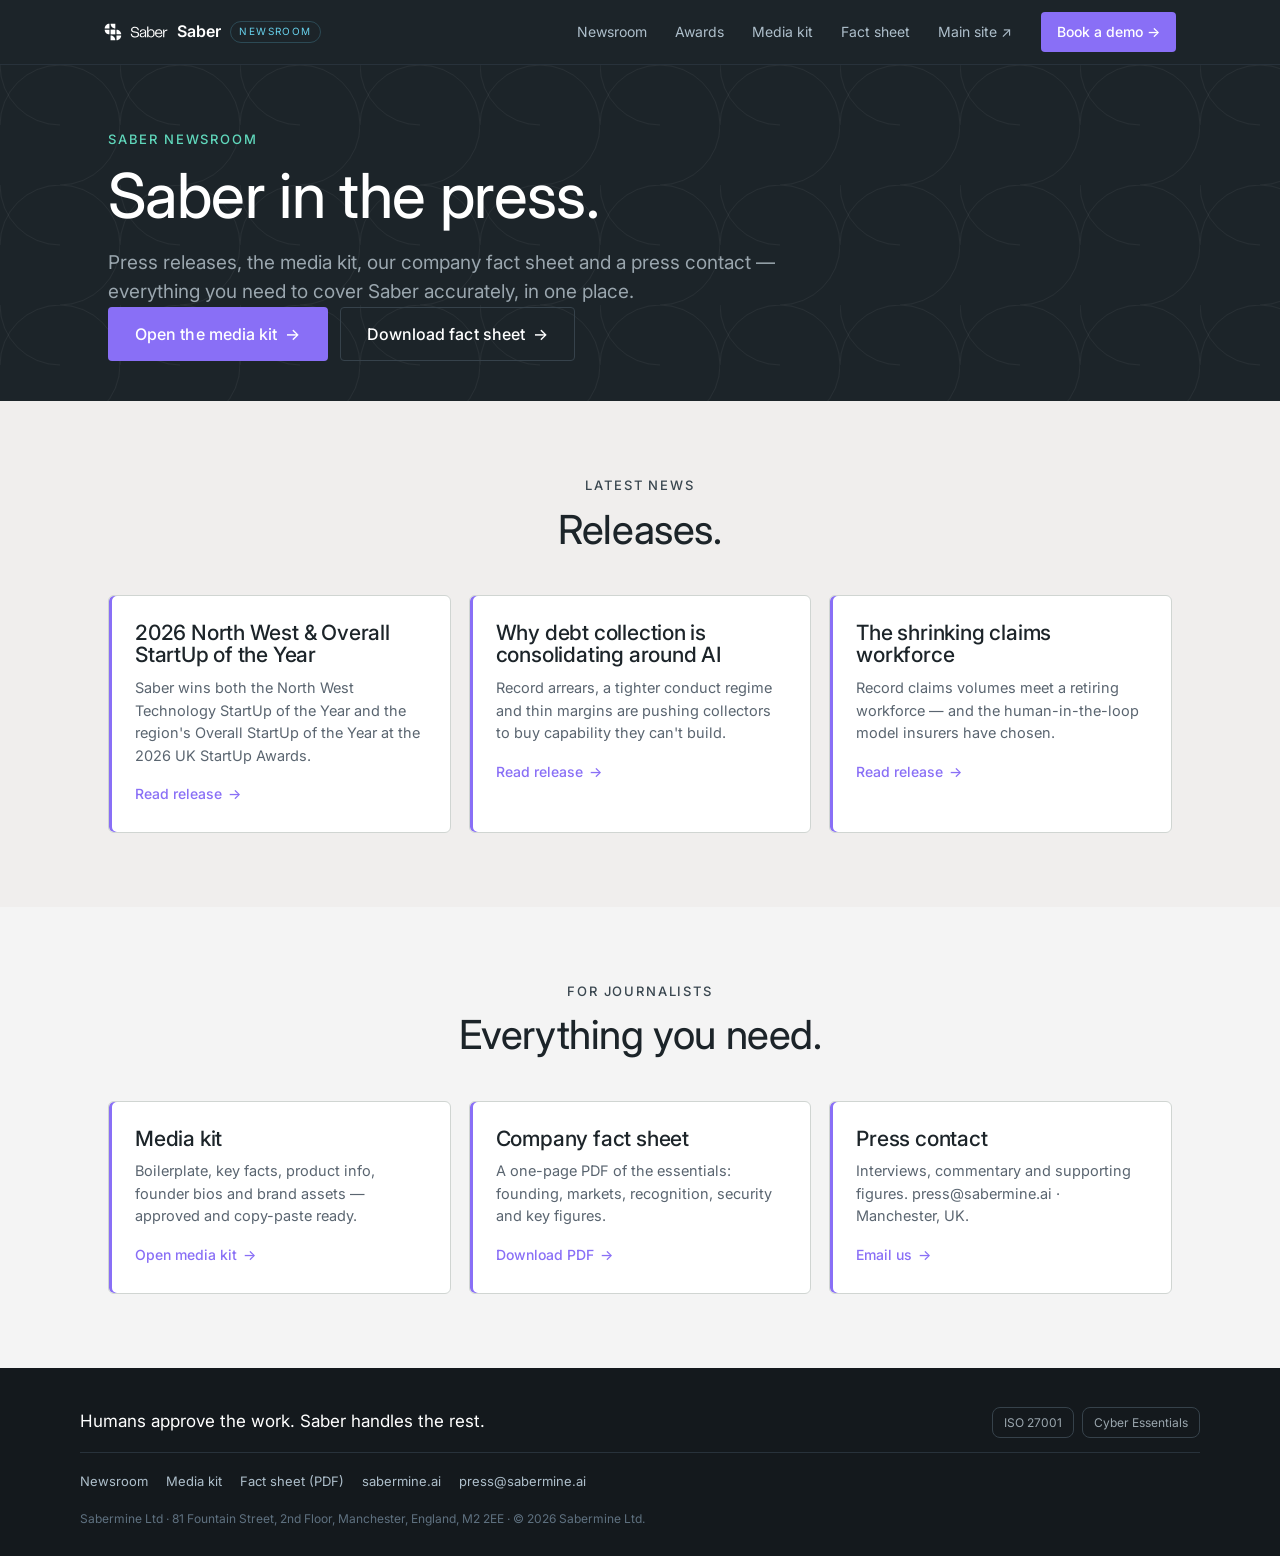
<file: press-site-v2/index.html>
<!DOCTYPE html><html lang="en"><head><meta charset="utf-8"><meta name="viewport" content="width=device-width, initial-scale=1">
<title>Saber Newsroom — press, media kit & releases</title>
<meta name="description" content="Saber newsroom: latest press releases, media kit, company fact sheet and press contact.">
<link rel="preconnect" href="https://fonts.googleapis.com"><link rel="preconnect" href="https://fonts.gstatic.com" crossorigin>
<link href="https://fonts.googleapis.com/css2?family=Inter:wght@300;400;500;600&display=swap" rel="stylesheet">
<link rel="stylesheet" href="assets/saber.css"><style>
/* press-site standalone chrome */
.pnav{position:sticky;top:0;z-index:50;background:#1C2429;border-bottom:1px solid #28323b}
.pnav-in{max-width:1120px;margin:0 auto;padding:12px 24px;display:flex;align-items:center;gap:18px}
.pbrand{display:flex;align-items:center;gap:9px;color:#fff;text-decoration:none;margin-right:auto}
.pbrand img{height:18px}.pbrand b{font-weight:600;font-size:16px}
.pbrand .ptag{font-size:10px;letter-spacing:.14em;text-transform:uppercase;color:#67D1EC;border:1px solid #2c4a55;border-radius:100px;padding:2px 8px}
.plinks{display:flex;gap:6px;flex-wrap:wrap}
.plinks a{color:#aebfcb;text-decoration:none;font-size:14px;padding:8px 11px;border-radius:6px}
.plinks a:hover{color:#fff;background:rgba(255,255,255,.06)}
.pcta{background:#896FF6;color:#fff;text-decoration:none;font-size:14px;font-weight:500;padding:9px 16px;border-radius:4px;white-space:nowrap}
.pcta:hover{background:#7858f0}
@media(max-width:820px){.plinks{display:none}}
.pfoot{background:#14191D;color:#9AA6AE;padding:40px 24px 28px}
.pfoot-in,.pfoot-links,.pfoot-addr{max-width:1120px;margin:0 auto}
.pfoot-in{display:flex;justify-content:space-between;align-items:center;flex-wrap:wrap;gap:16px;padding-bottom:18px;border-bottom:1px solid #28323b}
.pfoot-tag{color:#fff;font-size:17px}
.pfoot-badges span{border:1px solid #36424b;border-radius:8px;padding:7px 11px;font-size:12px;margin-left:8px}
.pfoot-links{display:flex;gap:18px;flex-wrap:wrap;padding:18px 0;font-size:13px}
.pfoot-links a{color:#aebfcb;text-decoration:none}.pfoot-links a:hover{color:#fff}
.pfoot-addr{font-size:12px;color:#5f7180}
</style>
</head>
<body data-page="news"><a class="skip" href="#main">Skip to content</a>
<header class="pnav">
  <div class="pnav-in">
    <a class="pbrand" href="index.html"><img src="assets/saber-logo.svg" alt="Saber" onerror="this.style.display='none'"><b>Saber</b><span class="ptag">Newsroom</span></a>
    <nav class="plinks" aria-label="Press">
      <a href="index.html">Newsroom</a>
      <a href="news-award.html">Awards</a>
      <a href="media-kit.html">Media kit</a>
      <a href="Saber_Fact_Sheet.pdf">Fact sheet</a>
      <a href="https://www.sabermine.ai/" target="_blank" rel="noopener">Main site &#8599;</a>
    </nav>
    <a class="pcta" href="https://www.sabermine.ai/#book">Book a demo &#8594;</a>
  </div>
</header>
<main id="main">
<section class="page-hero dark motif"><div class="wrap">
  <div class="eyebrow">Saber Newsroom</div>
  <h1>Saber in the press.</h1>
  <p class="sub">Press releases, the media kit, our company fact sheet and a press contact — everything you need to cover Saber accurately, in one place.</p>
  <div class="cta-row">
    <a class="btn btn-primary" href="media-kit.html">Open the media kit <span class="arrow">&#8594;</span></a>
    <a class="btn btn-ghost on-dark" href="Saber_Fact_Sheet.pdf">Download fact sheet <span class="arrow">&#8594;</span></a>
  </div>
</div></section>

<section class="sec" style="background:var(--bg-light)"><div class="wrap">
  <div class="sec-head reveal"><div class="eyebrow">Latest news</div><h2 style="margin-top:12px">Releases.</h2></div>
  <div class="sol-grid reveal">
    <a class="sol-card" href="news-award.html"><h3>2026 North West &amp; Overall StartUp of the Year</h3><p>Saber wins both the North West Technology StartUp of the Year and the region's Overall StartUp of the Year at the 2026 UK StartUp Awards.</p><span class="glink">Read release <span class="arrow">&#8594;</span></span></a>
    <a class="sol-card" href="news-debt-collection.html"><h3>Why debt collection is consolidating around AI</h3><p>Record arrears, a tighter conduct regime and thin margins are pushing collectors to buy capability they can't build.</p><span class="glink">Read release <span class="arrow">&#8594;</span></span></a>
    <a class="sol-card" href="news-insurance.html"><h3>The shrinking claims workforce</h3><p>Record claims volumes meet a retiring workforce — and the human-in-the-loop model insurers have chosen.</p><span class="glink">Read release <span class="arrow">&#8594;</span></span></a>
  </div>
</div></section>

<section class="sec" style="background:var(--bg-panel)"><div class="wrap">
  <div class="sec-head reveal"><div class="eyebrow">For journalists</div><h2 style="margin-top:12px">Everything you need.</h2></div>
  <div class="sol-grid reveal">
    <a class="sol-card" href="media-kit.html"><h3>Media kit</h3><p>Boilerplate, key facts, product info, founder bios and brand assets — approved and copy-paste ready.</p><span class="glink">Open media kit <span class="arrow">&#8594;</span></span></a>
    <a class="sol-card" href="Saber_Fact_Sheet.pdf"><h3>Company fact sheet</h3><p>A one-page PDF of the essentials: founding, markets, recognition, security and key figures.</p><span class="glink">Download PDF <span class="arrow">&#8594;</span></span></a>
    <a class="sol-card" href="mailto:press@sabermine.ai"><h3>Press contact</h3><p>Interviews, commentary and supporting figures. press@sabermine.ai · Manchester, UK.</p><span class="glink">Email us <span class="arrow">&#8594;</span></span></a>
  </div>
</div></section>
</main>
<footer class="pfoot">
  <div class="pfoot-in">
    <div class="pfoot-tag">Humans approve the work. Saber handles the rest.</div>
    <div class="pfoot-badges"><span>ISO 27001</span><span>Cyber Essentials</span></div>
  </div>
  <div class="pfoot-links"><a href="index.html">Newsroom</a><a href="media-kit.html">Media kit</a><a href="Saber_Fact_Sheet.pdf">Fact sheet (PDF)</a><a href="https://www.sabermine.ai/" target="_blank" rel="noopener">sabermine.ai</a><a href="mailto:press@sabermine.ai">press@sabermine.ai</a></div>
  <div class="pfoot-addr">Sabermine Ltd &middot; 81 Fountain Street, 2nd Floor, Manchester, England, M2 2EE &middot; &copy; 2026 Sabermine Ltd.</div>
</footer>
<script src="assets/press.js"></script>
</body></html>
</file>
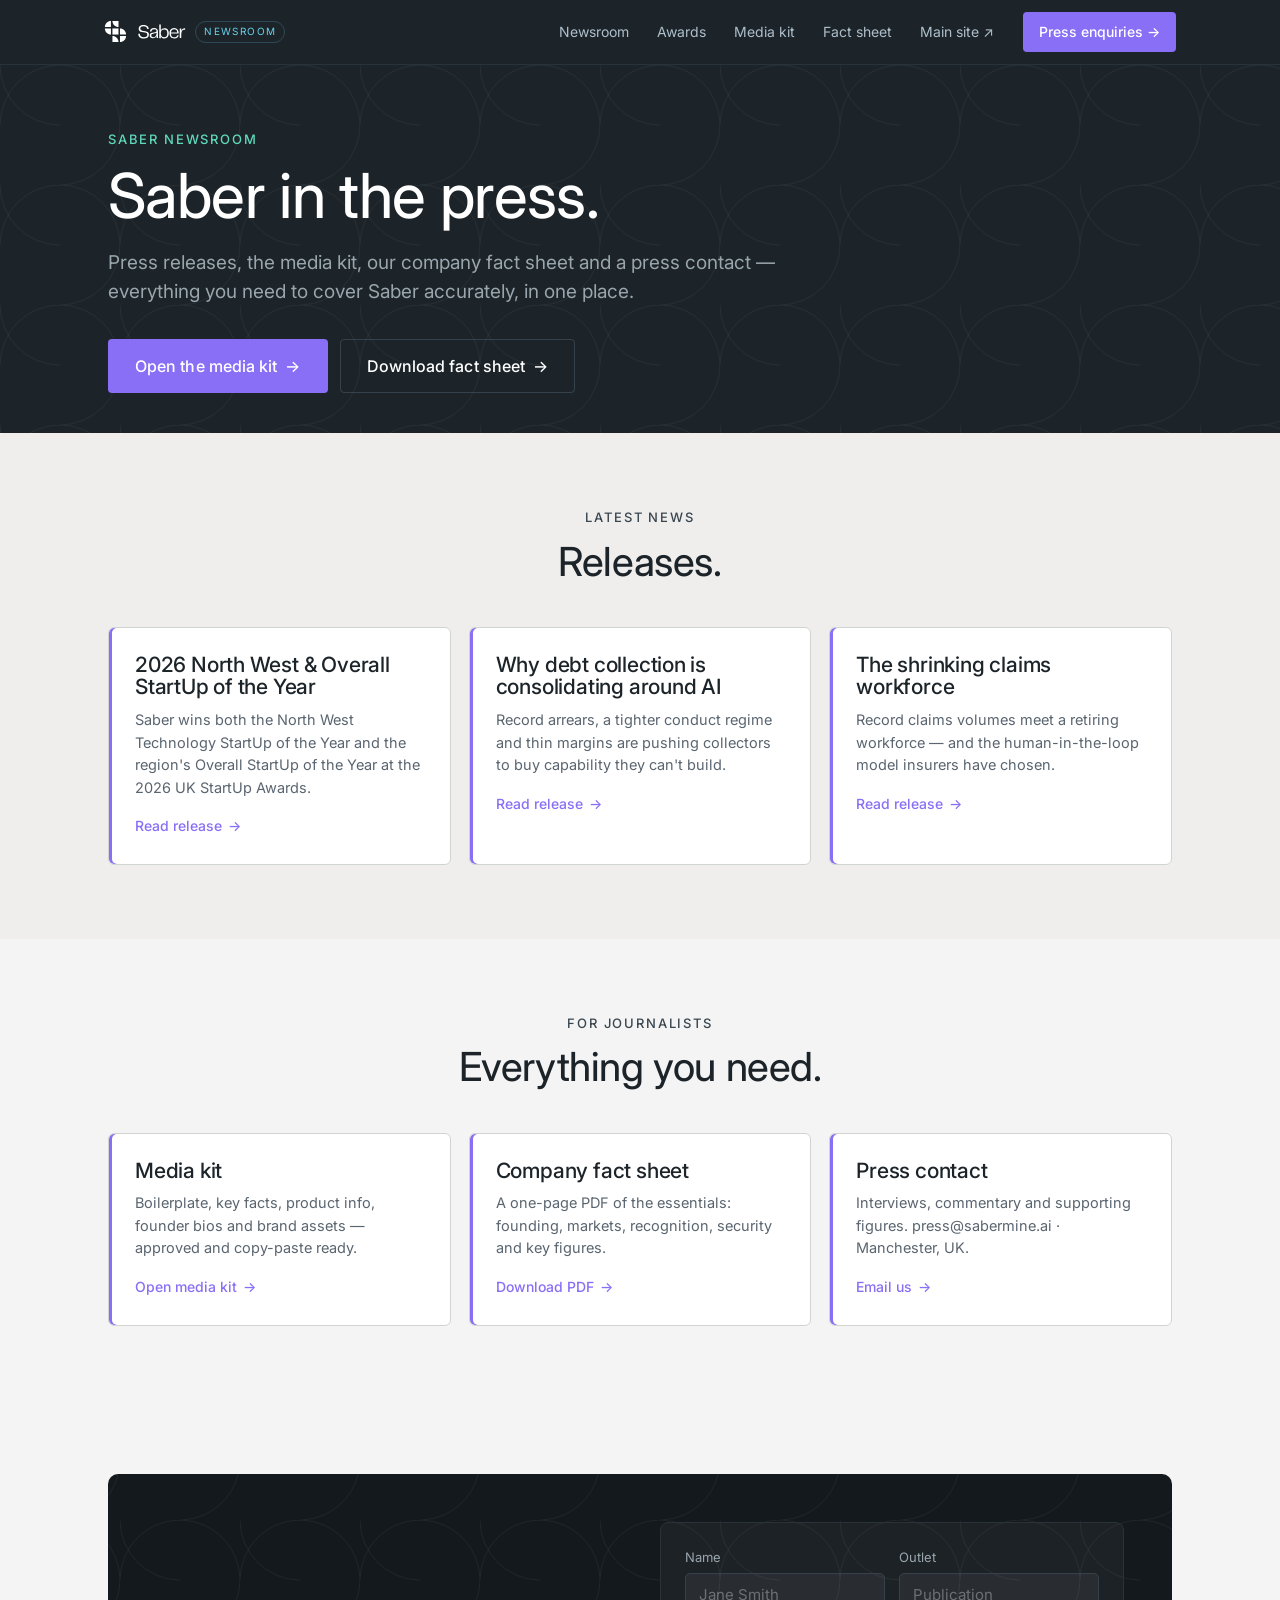
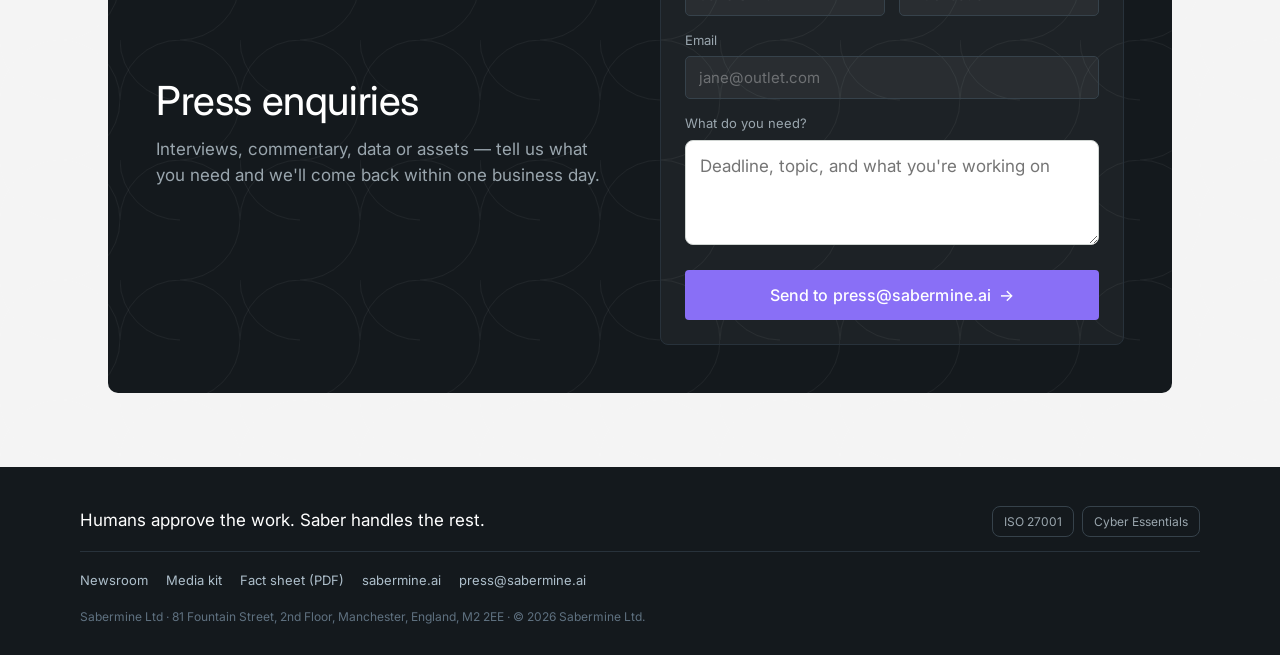
<file: press-site-v4/index.html>
<!DOCTYPE html><html lang="en"><head><meta charset="utf-8"><meta name="viewport" content="width=device-width, initial-scale=1">
<title>Saber Newsroom — press, media kit & releases</title>
<meta name="description" content="Saber newsroom: latest press releases, media kit, company fact sheet and press contact.">
<link rel="preconnect" href="https://fonts.googleapis.com"><link rel="preconnect" href="https://fonts.gstatic.com" crossorigin>
<link href="https://fonts.googleapis.com/css2?family=Inter:wght@300;400;500;600&display=swap" rel="stylesheet">
<link rel="stylesheet" href="assets/saber.css"><style>
/* press-site standalone chrome */
.pnav{position:sticky;top:0;z-index:50;background:#1C2429;border-bottom:1px solid #28323b}
.pnav-in{max-width:1120px;margin:0 auto;padding:12px 24px;display:flex;align-items:center;gap:18px}
.pbrand{display:flex;align-items:center;gap:9px;color:#fff;text-decoration:none;margin-right:auto}
.pbrand img{height:23px}
.pbrand .ptag{font-size:10px;letter-spacing:.14em;text-transform:uppercase;color:#67D1EC;border:1px solid #2c4a55;border-radius:100px;padding:2px 8px}
.plinks{display:flex;gap:6px;flex-wrap:wrap}
.plinks a{color:#aebfcb;text-decoration:none;font-size:14px;padding:8px 11px;border-radius:6px}
.plinks a:hover{color:#fff;background:rgba(255,255,255,.06)}
.pcta{background:#896FF6;color:#fff;text-decoration:none;font-size:14px;font-weight:500;padding:9px 16px;border-radius:4px;white-space:nowrap}
.pcta:hover{background:#7858f0}
.page-hero .cta-row{margin-top:32px}
.form textarea{width:100%;padding:12px 14px;border:1px solid #D0D5D2;border-radius:8px;font:inherit;background:#fff;color:#1C2429;resize:vertical;box-sizing:border-box}
@media(max-width:820px){.plinks{display:none}}
.pfoot{background:#14191D;color:#9AA6AE;padding:40px 24px 28px}
.pfoot-in,.pfoot-links,.pfoot-addr{max-width:1120px;margin:0 auto}
.pfoot-in{display:flex;justify-content:space-between;align-items:center;flex-wrap:wrap;gap:16px;padding-bottom:18px;border-bottom:1px solid #28323b}
.pfoot-tag{color:#fff;font-size:17px}
.pfoot-badges span{border:1px solid #36424b;border-radius:8px;padding:7px 11px;font-size:12px;margin-left:8px}
.pfoot-links{display:flex;gap:18px;flex-wrap:wrap;padding:18px 0;font-size:13px}
.pfoot-links a{color:#aebfcb;text-decoration:none}.pfoot-links a:hover{color:#fff}
.pfoot-addr{font-size:12px;color:#5f7180}
</style>
</head>
<body data-page="news"><a class="skip" href="#main">Skip to content</a>
<header class="pnav">
  <div class="pnav-in">
    <a class="pbrand" href="index.html"><img src="assets/saber-logo.svg" alt="Saber"><span class="ptag">Newsroom</span></a>
    <nav class="plinks" aria-label="Press">
      <a href="index.html">Newsroom</a>
      <a href="news-award.html">Awards</a>
      <a href="media-kit.html">Media kit</a>
      <a href="Saber_Fact_Sheet.pdf">Fact sheet</a>
      <a href="https://www.sabermine.ai/" target="_blank" rel="noopener">Main site &#8599;</a>
    </nav>
    <a class="pcta" href="#press">Press enquiries &#8594;</a>
  </div>
</header>
<main id="main">
<section class="page-hero dark motif"><div class="wrap">
  <div class="eyebrow">Saber Newsroom</div>
  <h1>Saber in the press.</h1>
  <p class="sub">Press releases, the media kit, our company fact sheet and a press contact — everything you need to cover Saber accurately, in one place.</p>
  <div class="cta-row">
    <a class="btn btn-primary" href="media-kit.html">Open the media kit <span class="arrow">&#8594;</span></a>
    <a class="btn btn-ghost on-dark" href="Saber_Fact_Sheet.pdf">Download fact sheet <span class="arrow">&#8594;</span></a>
  </div>
</div></section>

<section class="sec" style="background:var(--bg-light)"><div class="wrap">
  <div class="sec-head reveal"><div class="eyebrow">Latest news</div><h2 style="margin-top:12px">Releases.</h2></div>
  <div class="sol-grid reveal">
    <a class="sol-card" href="news-award.html"><h3>2026 North West &amp; Overall StartUp of the Year</h3><p>Saber wins both the North West Technology StartUp of the Year and the region's Overall StartUp of the Year at the 2026 UK StartUp Awards.</p><span class="glink">Read release <span class="arrow">&#8594;</span></span></a>
    <a class="sol-card" href="news-debt-collection.html"><h3>Why debt collection is consolidating around AI</h3><p>Record arrears, a tighter conduct regime and thin margins are pushing collectors to buy capability they can't build.</p><span class="glink">Read release <span class="arrow">&#8594;</span></span></a>
    <a class="sol-card" href="news-insurance.html"><h3>The shrinking claims workforce</h3><p>Record claims volumes meet a retiring workforce — and the human-in-the-loop model insurers have chosen.</p><span class="glink">Read release <span class="arrow">&#8594;</span></span></a>
  </div>
</div></section>

<section class="sec" style="background:var(--bg-panel)"><div class="wrap">
  <div class="sec-head reveal"><div class="eyebrow">For journalists</div><h2 style="margin-top:12px">Everything you need.</h2></div>
  <div class="sol-grid reveal">
    <a class="sol-card" href="media-kit.html"><h3>Media kit</h3><p>Boilerplate, key facts, product info, founder bios and brand assets — approved and copy-paste ready.</p><span class="glink">Open media kit <span class="arrow">&#8594;</span></span></a>
    <a class="sol-card" href="Saber_Fact_Sheet.pdf"><h3>Company fact sheet</h3><p>A one-page PDF of the essentials: founding, markets, recognition, security and key figures.</p><span class="glink">Download PDF <span class="arrow">&#8594;</span></span></a>
    <a class="sol-card" href="mailto:press@sabermine.ai"><h3>Press contact</h3><p>Interviews, commentary and supporting figures. press@sabermine.ai · Manchester, UK.</p><span class="glink">Email us <span class="arrow">&#8594;</span></span></a>
  </div>
</div></section>
<section class="sec" id="press" style="background:var(--bg-panel)">
<div class="wrap">
  <div class="cta-panel motif reveal">
    <div>
      <h2>Press enquiries</h2>
      <p>Interviews, commentary, data or assets &mdash; tell us what you need and we'll come back within one business day.</p>
    </div>
    <form class="form" data-press>
      <div class="two">
        <div><label for="pname">Name</label><input id="pname" type="text" required placeholder="Jane Smith"></div>
        <div><label for="poutlet">Outlet</label><input id="poutlet" type="text" placeholder="Publication"></div>
      </div>
      <div><label for="pemail">Email</label><input id="pemail" type="email" required placeholder="jane@outlet.com"></div>
      <div><label for="pmsg">What do you need?</label><textarea id="pmsg" rows="3" placeholder="Deadline, topic, and what you're working on"></textarea></div>
      <button class="btn btn-primary" type="submit">Send to press@sabermine.ai <span class="arrow">&#8594;</span></button>
      <p class="ok">Thanks &mdash; your email app will open addressed to press@sabermine.ai.</p>
    </form>
  </div>
</div>
</section>
</main>
<footer class="pfoot">
  <div class="pfoot-in">
    <div class="pfoot-tag">Humans approve the work. Saber handles the rest.</div>
    <div class="pfoot-badges"><span>ISO 27001</span><span>Cyber Essentials</span></div>
  </div>
  <div class="pfoot-links"><a href="index.html">Newsroom</a><a href="media-kit.html">Media kit</a><a href="Saber_Fact_Sheet.pdf">Fact sheet (PDF)</a><a href="https://www.sabermine.ai/" target="_blank" rel="noopener">sabermine.ai</a><a href="mailto:press@sabermine.ai">press@sabermine.ai</a></div>
  <div class="pfoot-addr">Sabermine Ltd &middot; 81 Fountain Street, 2nd Floor, Manchester, England, M2 2EE &middot; &copy; 2026 Sabermine Ltd.</div>
</footer>
<script src="assets/press.js"></script>
</body></html>
</file>
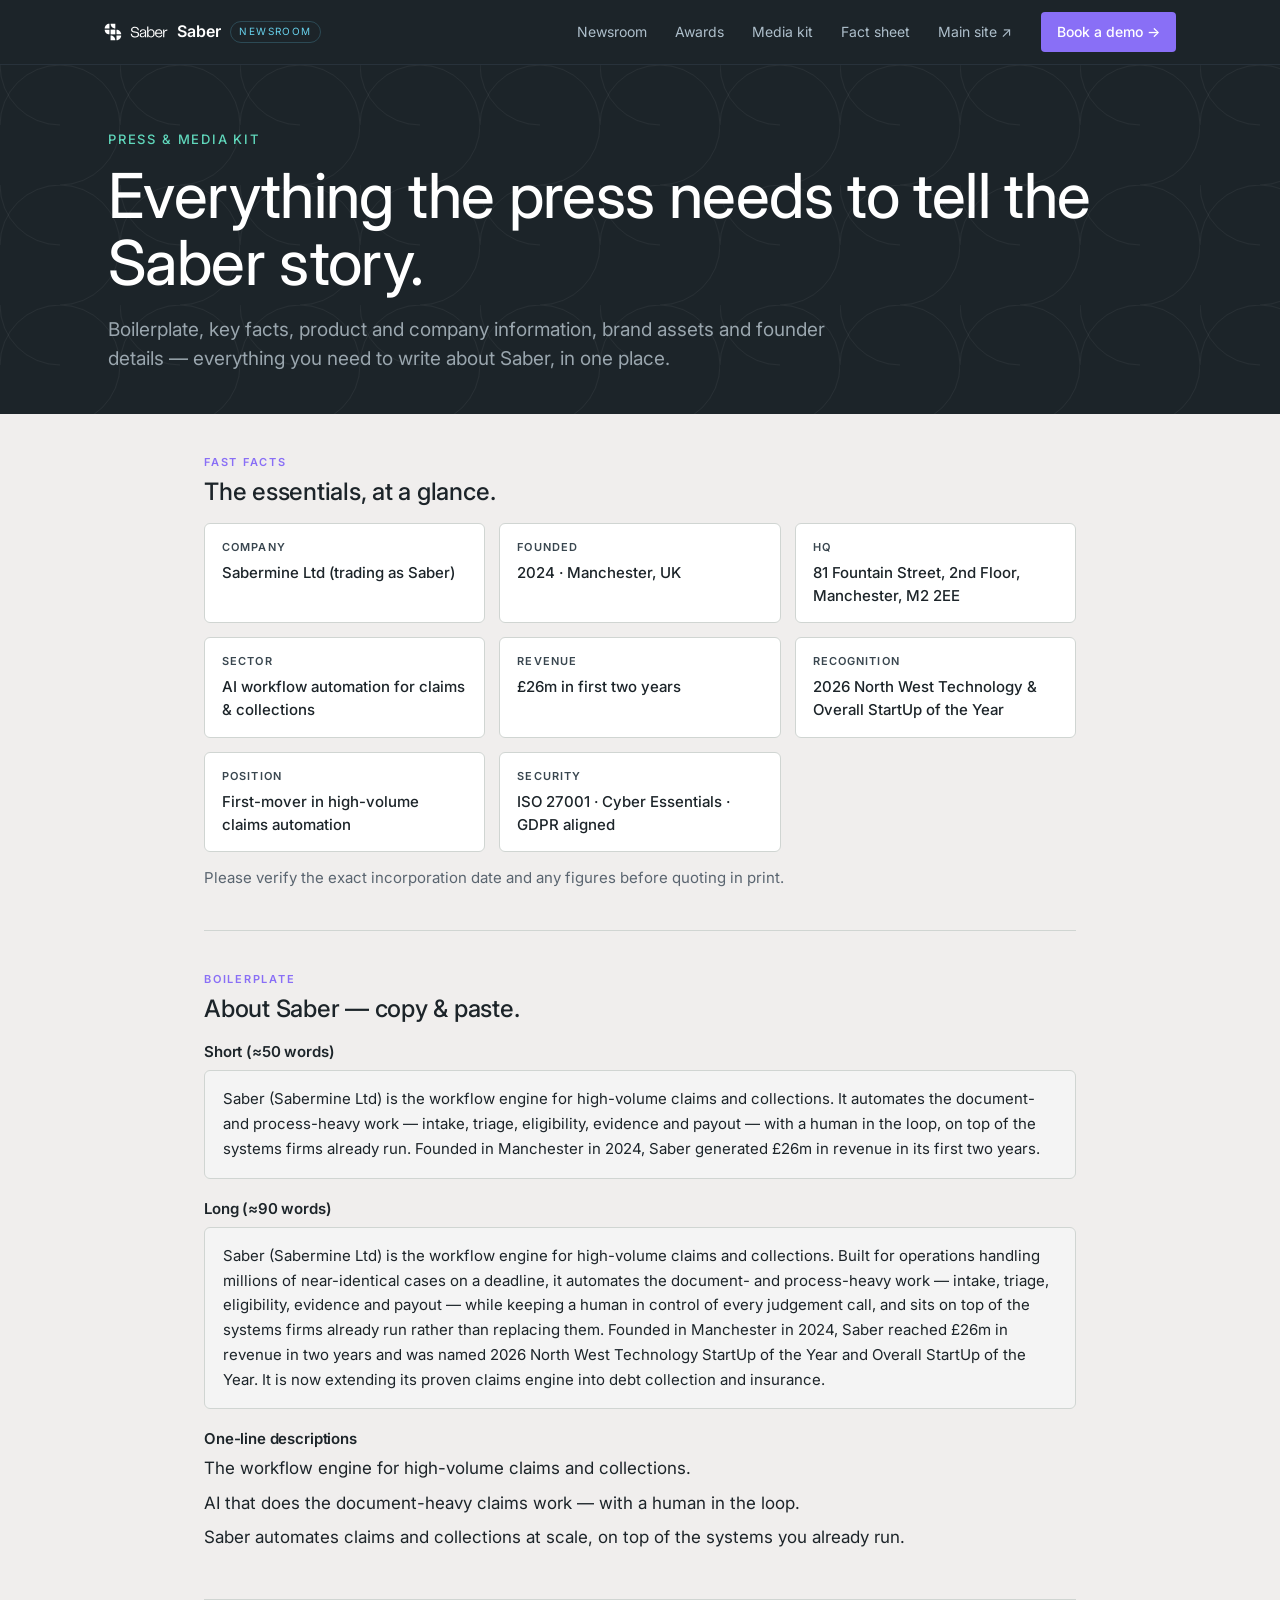
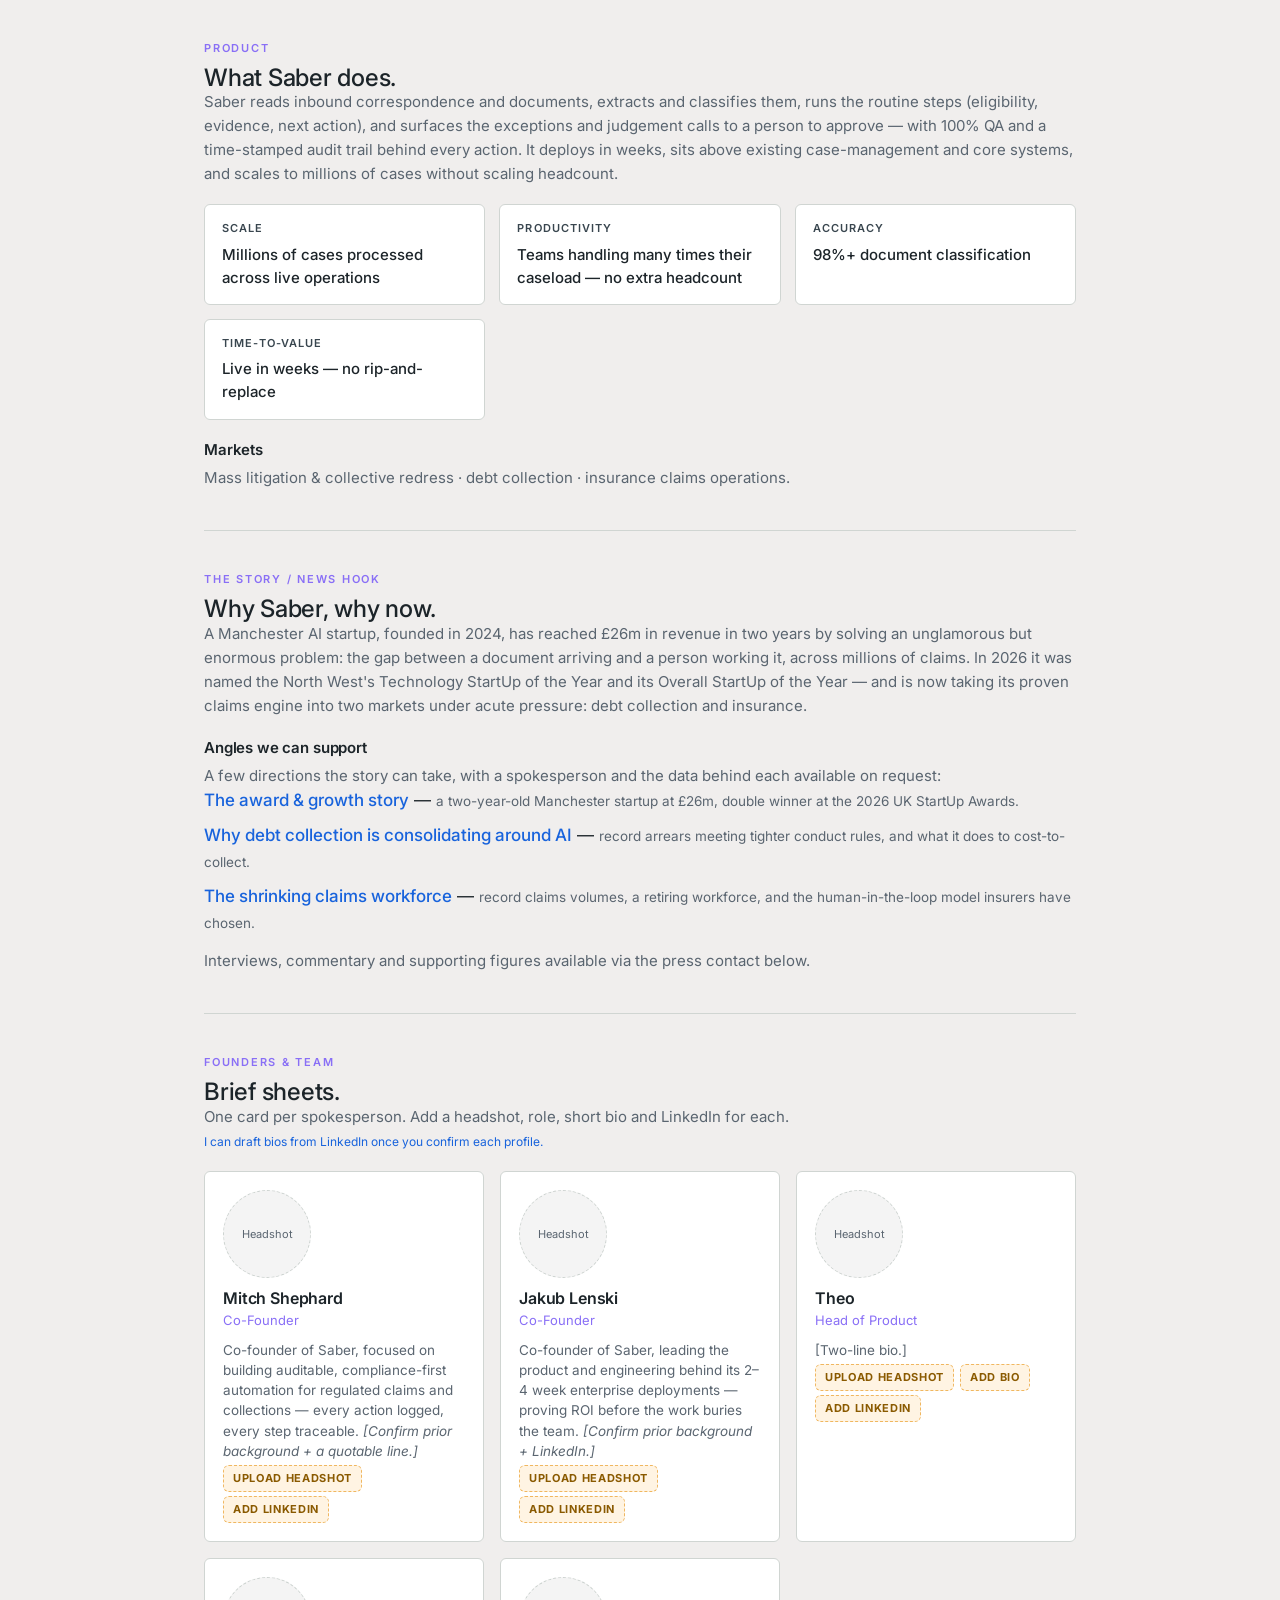
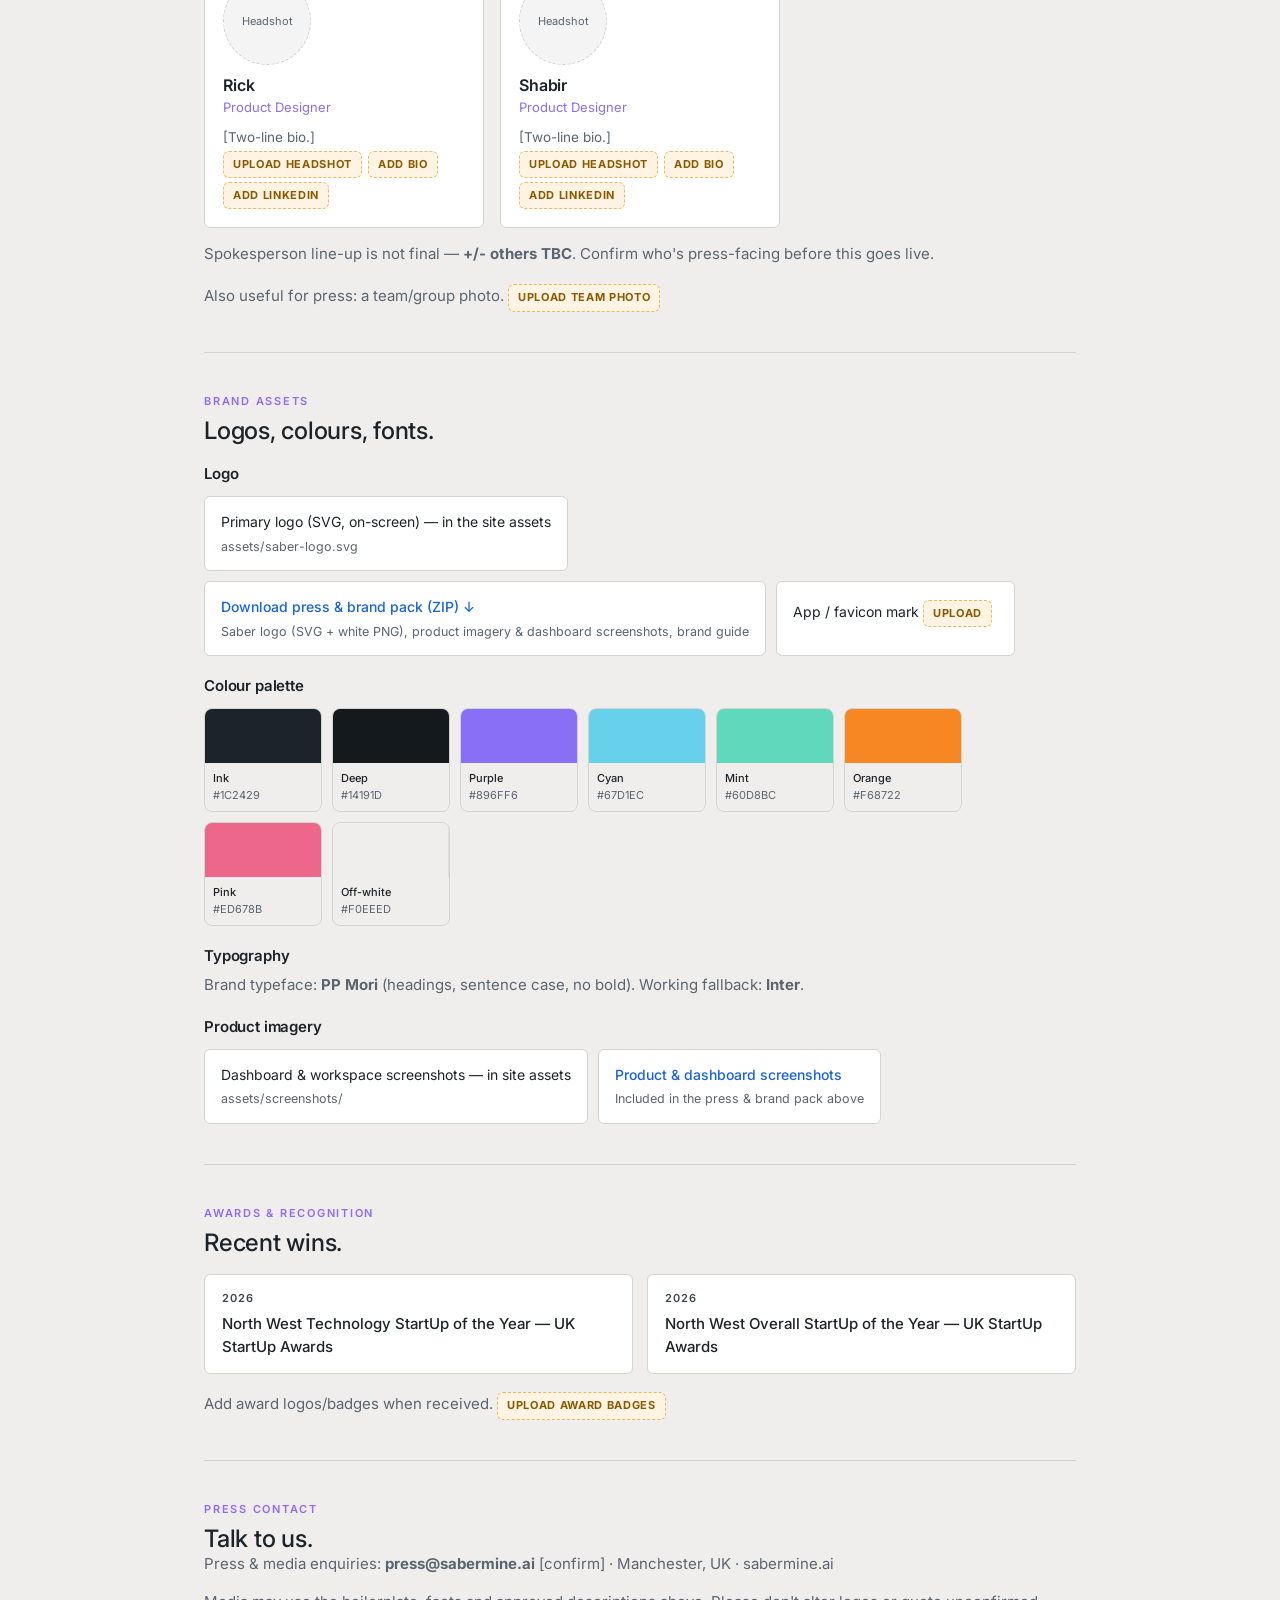
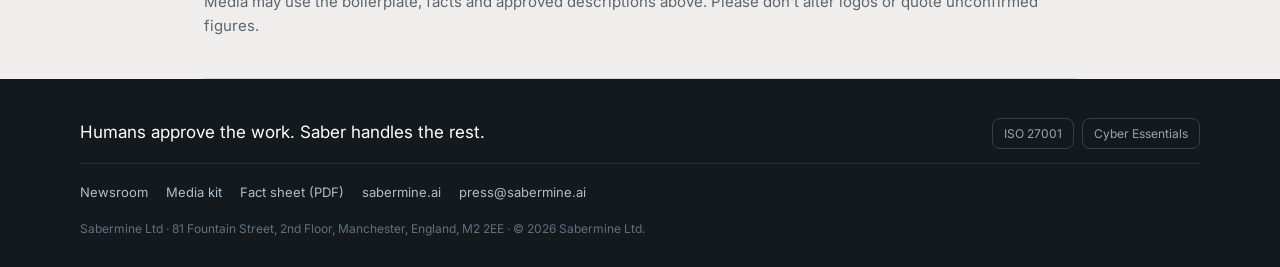
<file: press-site-v2/media-kit.html>
<!DOCTYPE html>
<html lang="en">
<head>
<meta charset="utf-8">
<meta name="viewport" content="width=device-width, initial-scale=1">
<title>Saber — Press & Media Kit</title>
<meta name="description" content="Saber press & media kit: boilerplate, key facts, product and company information, brand assets, founder sheets and press contact.">
<meta name="robots" content="noindex,nofollow">
<link rel="preconnect" href="https://fonts.googleapis.com">
<link rel="preconnect" href="https://fonts.gstatic.com" crossorigin>
<link href="https://fonts.googleapis.com/css2?family=Inter:wght@300;400;500;600&display=swap" rel="stylesheet">
<link rel="stylesheet" href="assets/saber.css">
<style>
  html{scroll-behavior:smooth}
  .mk-sec{scroll-margin-top:110px}
  .mknav{position:sticky;top:42px;z-index:40;background:rgba(14,20,28,.92);backdrop-filter:blur(8px);
      border-bottom:1px solid #243140;display:flex;align-items:center;gap:6px;padding:0 20px;height:52px}
  .mknav .hb{display:flex;align-items:center;gap:9px;margin-right:auto;color:#fff;text-decoration:none}
  .mknav .hb img{height:16px}
  .mknav .hb b{font-weight:500;font-size:14px}
  .mknav .hb .tag{font-size:9px;letter-spacing:.14em;text-transform:uppercase;color:#67D1EC;border:1px solid #2c4a55;border-radius:100px;padding:2px 7px}
  .mknav a.hl{color:#aebfcb;text-decoration:none;font-size:13px;padding:8px 11px;border-radius:6px;white-space:nowrap}
  .mknav a.hl:hover{color:#fff;background:rgba(255,255,255,.06)}
  @media(max-width:860px){.mknav{overflow-x:auto}.mknav .hb .tag{display:none}}
  .mk-wrap{max-width:920px;margin:0 auto;padding:0 24px}
  .mk-block{padding:40px 0;border-bottom:1px solid var(--border)}
  .mk-eyebrow{font-size:11px;letter-spacing:.16em;text-transform:uppercase;color:var(--purple);font-weight:600}
  .mk-block h2{font-size:24px;font-weight:500;color:var(--ink);margin:8px 0 0}
  .mk-block h3{font-size:15px;font-weight:600;color:var(--ink);margin:22px 0 8px}
  .mk-block p{color:var(--muted-light);line-height:1.6;font-size:15px}
  .facts{display:grid;grid-template-columns:repeat(auto-fit,minmax(220px,1fr));gap:14px;margin-top:18px}
  .fact{border:1px solid var(--border);border-radius:var(--radius);padding:15px 17px;background:#fff}
  .fact .k{font-size:11px;letter-spacing:.1em;text-transform:uppercase;color:var(--slate);font-weight:600}
  .fact .v{font-size:15px;color:var(--ink);margin-top:5px;font-weight:500}
  .copybox{background:var(--bg-panel);border:1px solid var(--border);border-radius:var(--radius);padding:16px 18px;color:var(--ink);font-size:15px;line-height:1.65;margin-top:10px}
  .one-liners li{margin:0 0 8px}
  .swatches{display:flex;flex-wrap:wrap;gap:10px;margin-top:14px}
  .sw{border:1px solid var(--border);border-radius:8px;overflow:hidden;width:118px}
  .sw .chip{height:54px}
  .sw .lab{font-size:11px;padding:7px 8px;color:var(--ink)}
  .sw .lab b{display:block;font-weight:500}
  .sw .lab span{color:var(--muted-light)}
  .team{display:grid;grid-template-columns:repeat(auto-fit,minmax(250px,1fr));gap:16px;margin-top:18px}
  .person{border:1px solid var(--border);border-radius:var(--radius);padding:18px;background:#fff}
  .person .ph{height:88px;width:88px;border-radius:50%;background:var(--bg-panel);border:1px dashed var(--line,#cdd3d0);display:flex;align-items:center;justify-content:center;color:var(--muted-light);font-size:11px;text-align:center;margin-bottom:12px}
  .person h4{margin:0;font-size:16px;color:var(--ink);font-weight:600}
  .person .role{font-size:13px;color:var(--purple);margin-top:2px}
  .person .bio{font-size:13.5px;color:var(--muted-light);line-height:1.5;margin-top:10px}
  .up{display:inline-block;font-size:11px;font-weight:700;letter-spacing:.06em;text-transform:uppercase;color:#8a5a00;background:#fff4e3;border:1px dashed #f0b760;border-radius:6px;padding:4px 9px;margin:4px 6px 0 0}
  .add{display:inline-block;font-size:12px;color:var(--blue)}
  .asset-row{display:flex;flex-wrap:wrap;gap:10px;margin-top:14px}
  .asset{border:1px solid var(--border);border-radius:var(--radius);padding:14px 16px;background:#fff;font-size:14px;color:var(--ink);min-width:200px}
  .asset .d{font-size:12.5px;color:var(--muted-light);margin-top:4px}
  .note-soft{font-size:13px;color:var(--muted-light);margin-top:14px}
  .mk-vision{max-width:920px;margin:26px auto 0;padding:0 24px}
  .mk-vision-card{border:1px solid #cfe0d9;background:linear-gradient(180deg,#f1faf6,#ffffff);border-radius:var(--radius);padding:20px 22px;display:flex;gap:18px;align-items:flex-start;flex-wrap:wrap}
  .mk-vision-card .vk{font-size:11px;letter-spacing:.13em;text-transform:uppercase;color:#0c7a55;font-weight:700;background:#e6f7f0;border:1px solid #9ad9bf;border-radius:100px;padding:4px 11px;white-space:nowrap}
  .mk-vision-card .vt{flex:1 1 380px;min-width:260px}
  .mk-vision-card .vt b{color:var(--ink);font-weight:600}
  .mk-vision-card .vt p{font-size:14px;line-height:1.6;color:var(--muted-light);margin:6px 0 0}
  .mk-status{display:inline-block;font-size:12px;color:#8a5a00;background:#fff4e3;border:1px solid #f0b760;border-radius:6px;padding:3px 9px;margin-top:10px}
  .mk-angles li{margin:0 0 10px;line-height:1.5}
  .mk-angles a{color:var(--blue);text-decoration:none;font-weight:500}
  .mk-angles a:hover{text-decoration:underline}
  .mk-angles .ang-d{color:var(--muted-light);font-size:13.5px}
</style>
<style>
/* press-site standalone chrome */
.pnav{position:sticky;top:0;z-index:50;background:#1C2429;border-bottom:1px solid #28323b}
.pnav-in{max-width:1120px;margin:0 auto;padding:12px 24px;display:flex;align-items:center;gap:18px}
.pbrand{display:flex;align-items:center;gap:9px;color:#fff;text-decoration:none;margin-right:auto}
.pbrand img{height:18px}.pbrand b{font-weight:600;font-size:16px}
.pbrand .ptag{font-size:10px;letter-spacing:.14em;text-transform:uppercase;color:#67D1EC;border:1px solid #2c4a55;border-radius:100px;padding:2px 8px}
.plinks{display:flex;gap:6px;flex-wrap:wrap}
.plinks a{color:#aebfcb;text-decoration:none;font-size:14px;padding:8px 11px;border-radius:6px}
.plinks a:hover{color:#fff;background:rgba(255,255,255,.06)}
.pcta{background:#896FF6;color:#fff;text-decoration:none;font-size:14px;font-weight:500;padding:9px 16px;border-radius:4px;white-space:nowrap}
.pcta:hover{background:#7858f0}
@media(max-width:820px){.plinks{display:none}}
.pfoot{background:#14191D;color:#9AA6AE;padding:40px 24px 28px}
.pfoot-in,.pfoot-links,.pfoot-addr{max-width:1120px;margin:0 auto}
.pfoot-in{display:flex;justify-content:space-between;align-items:center;flex-wrap:wrap;gap:16px;padding-bottom:18px;border-bottom:1px solid #28323b}
.pfoot-tag{color:#fff;font-size:17px}
.pfoot-badges span{border:1px solid #36424b;border-radius:8px;padding:7px 11px;font-size:12px;margin-left:8px}
.pfoot-links{display:flex;gap:18px;flex-wrap:wrap;padding:18px 0;font-size:13px}
.pfoot-links a{color:#aebfcb;text-decoration:none}.pfoot-links a:hover{color:#fff}
.pfoot-addr{font-size:12px;color:#5f7180}
</style>
</head>
<body data-page="guides">
<a class="skip" href="#main">Skip to content</a>

<header class="pnav">
  <div class="pnav-in">
    <a class="pbrand" href="index.html"><img src="assets/saber-logo.svg" alt="Saber" onerror="this.style.display='none'"><b>Saber</b><span class="ptag">Newsroom</span></a>
    <nav class="plinks" aria-label="Press">
      <a href="index.html">Newsroom</a>
      <a href="news-award.html">Awards</a>
      <a href="media-kit.html">Media kit</a>
      <a href="Saber_Fact_Sheet.pdf">Fact sheet</a>
      <a href="https://www.sabermine.ai/" target="_blank" rel="noopener">Main site &#8599;</a>
    </nav>
    <a class="pcta" href="https://www.sabermine.ai/#book">Book a demo &#8594;</a>
  </div>
</header>

<main id="main">

<section class="page-hero dark motif">
<div class="wrap">
  <div class="eyebrow">Press &amp; Media Kit</div>
  <h1>Everything the press needs to tell the Saber story.</h1>
  <p class="sub">Boilerplate, key facts, product and company information, brand assets and founder details — everything you need to write about Saber, in one place.</p>
</div>
</section>

<div class="mk-wrap">

  <!-- FACTS -->
  <section class="mk-block mk-sec" id="facts">
    <div class="mk-eyebrow">Fast facts</div>
    <h2>The essentials, at a glance.</h2>
    <div class="facts">
      <div class="fact"><div class="k">Company</div><div class="v">Sabermine Ltd (trading as Saber)</div></div>
      <div class="fact"><div class="k">Founded</div><div class="v">2024 · Manchester, UK</div></div>
      <div class="fact"><div class="k">HQ</div><div class="v">81 Fountain Street, 2nd Floor, Manchester, M2 2EE</div></div>
      <div class="fact"><div class="k">Sector</div><div class="v">AI workflow automation for claims &amp; collections</div></div>
      <div class="fact"><div class="k">Revenue</div><div class="v">£26m in first two years</div></div>
      <div class="fact"><div class="k">Recognition</div><div class="v">2026 North West Technology &amp; Overall StartUp of the Year</div></div>
      <div class="fact"><div class="k">Position</div><div class="v">First-mover in high-volume claims automation</div></div>
      <div class="fact"><div class="k">Security</div><div class="v">ISO 27001 · Cyber Essentials · GDPR aligned</div></div>
    </div>
    <p class="note-soft">Please verify the exact incorporation date and any figures before quoting in print.</p>
  </section>

  <!-- ABOUT / BOILERPLATE -->
  <section class="mk-block mk-sec" id="about">
    <div class="mk-eyebrow">Boilerplate</div>
    <h2>About Saber — copy &amp; paste.</h2>
    <h3>Short (≈50 words)</h3>
    <div class="copybox">Saber (Sabermine Ltd) is the workflow engine for high-volume claims and collections. It automates the document- and process-heavy work — intake, triage, eligibility, evidence and payout — with a human in the loop, on top of the systems firms already run. Founded in Manchester in 2024, Saber generated £26m in revenue in its first two years.</div>
    <h3>Long (≈90 words)</h3>
    <div class="copybox">Saber (Sabermine Ltd) is the workflow engine for high-volume claims and collections. Built for operations handling millions of near-identical cases on a deadline, it automates the document- and process-heavy work — intake, triage, eligibility, evidence and payout — while keeping a human in control of every judgement call, and sits on top of the systems firms already run rather than replacing them. Founded in Manchester in 2024, Saber reached £26m in revenue in two years and was named 2026 North West Technology StartUp of the Year and Overall StartUp of the Year. It is now extending its proven claims engine into debt collection and insurance.</div>
    <h3>One-line descriptions</h3>
    <ul class="one-liners">
      <li>The workflow engine for high-volume claims and collections.</li>
      <li>AI that does the document-heavy claims work — with a human in the loop.</li>
      <li>Saber automates claims and collections at scale, on top of the systems you already run.</li>
    </ul>
  </section>

  <!-- PRODUCT -->
  <section class="mk-block mk-sec" id="product">
    <div class="mk-eyebrow">Product</div>
    <h2>What Saber does.</h2>
    <p>Saber reads inbound correspondence and documents, extracts and classifies them, runs the routine steps (eligibility, evidence, next action), and surfaces the exceptions and judgement calls to a person to approve — with 100% QA and a time-stamped audit trail behind every action. It deploys in weeks, sits above existing case-management and core systems, and scales to millions of cases without scaling headcount.</p>
    <div class="facts">
      <div class="fact"><div class="k">Scale</div><div class="v">Millions of cases processed across live operations</div></div>
      <div class="fact"><div class="k">Productivity</div><div class="v">Teams handling many times their caseload — no extra headcount</div></div>
      <div class="fact"><div class="k">Accuracy</div><div class="v">98%+ document classification</div></div>
      <div class="fact"><div class="k">Time-to-value</div><div class="v">Live in weeks — no rip-and-replace</div></div>
    </div>
    <h3>Markets</h3>
    <p>Mass litigation &amp; collective redress · debt collection · insurance claims operations.</p>
  </section>

  <!-- STORY -->
  <section class="mk-block mk-sec" id="story">
    <div class="mk-eyebrow">The story / news hook</div>
    <h2>Why Saber, why now.</h2>
    <p>A Manchester AI startup, founded in 2024, has reached £26m in revenue in two years by solving an unglamorous but enormous problem: the gap between a document arriving and a person working it, across millions of claims. In 2026 it was named the North West's Technology StartUp of the Year and its Overall StartUp of the Year — and is now taking its proven claims engine into two markets under acute pressure: debt collection and insurance.</p>
    <h3>Angles we can support</h3>
    <p>A few directions the story can take, with a spokesperson and the data behind each available on request:</p>
    <ul class="mk-angles">
      <li><a href="news-award.html">The award &amp; growth story</a> — <span class="ang-d">a two-year-old Manchester startup at £26m, double winner at the 2026 UK StartUp Awards.</span></li>
      <li><a href="news-debt-collection.html">Why debt collection is consolidating around AI</a> — <span class="ang-d">record arrears meeting tighter conduct rules, and what it does to cost-to-collect.</span></li>
      <li><a href="news-insurance.html">The shrinking claims workforce</a> — <span class="ang-d">record claims volumes, a retiring workforce, and the human-in-the-loop model insurers have chosen.</span></li>
    </ul>
    <p class="note-soft">Interviews, commentary and supporting figures available via the press contact below.</p>
  </section>

  <!-- TEAM -->
  <section class="mk-block mk-sec" id="team">
    <div class="mk-eyebrow">Founders &amp; team</div>
    <h2>Brief sheets.</h2>
    <p>One card per spokesperson. Add a headshot, role, short bio and LinkedIn for each. <span class="add">I can draft bios from LinkedIn once you confirm each profile.</span></p>
    <div class="team">
      <div class="person"><div class="ph">Headshot</div><h4>Mitch Shephard</h4><div class="role">Co-Founder</div><div class="bio">Co-founder of Saber, focused on building auditable, compliance-first automation for regulated claims and collections — every action logged, every step traceable. <em>[Confirm prior background + a quotable line.]</em></div><div><span class="up">Upload headshot</span><span class="up">Add LinkedIn</span></div></div>
      <div class="person"><div class="ph">Headshot</div><h4>Jakub Lenski</h4><div class="role">Co-Founder</div><div class="bio">Co-founder of Saber, leading the product and engineering behind its 2–4 week enterprise deployments — proving ROI before the work buries the team. <em>[Confirm prior background + LinkedIn.]</em></div><div><span class="up">Upload headshot</span><span class="up">Add LinkedIn</span></div></div>
      <div class="person"><div class="ph">Headshot</div><h4>Theo</h4><div class="role">Head of Product</div><div class="bio">[Two-line bio.]</div><div><span class="up">Upload headshot</span><span class="up">Add bio</span><span class="up">Add LinkedIn</span></div></div>
      <div class="person"><div class="ph">Headshot</div><h4>Rick</h4><div class="role">Product Designer</div><div class="bio">[Two-line bio.]</div><div><span class="up">Upload headshot</span><span class="up">Add bio</span><span class="up">Add LinkedIn</span></div></div>
      <div class="person"><div class="ph">Headshot</div><h4>Shabir</h4><div class="role">Product Designer</div><div class="bio">[Two-line bio.]</div><div><span class="up">Upload headshot</span><span class="up">Add bio</span><span class="up">Add LinkedIn</span></div></div>
    </div>
    <p class="note-soft">Spokesperson line-up is not final — <strong>+/- others TBC</strong>. Confirm who's press-facing before this goes live.</p>
    <p class="note-soft">Also useful for press: a team/group photo. <span class="up">Upload team photo</span></p>
  </section>

  <!-- BRAND ASSETS -->
  <section class="mk-block mk-sec" id="brand">
    <div class="mk-eyebrow">Brand assets</div>
    <h2>Logos, colours, fonts.</h2>
    <h3>Logo</h3>
    <div class="asset-row">
      <div class="asset">Primary logo (SVG, on-screen) — in the site assets<div class="d">assets/saber-logo.svg</div></div>
      <div class="asset"><a href="assets/saber-press-assets.zip" style="color:var(--blue);font-weight:500">Download press &amp; brand pack (ZIP) &#8595;</a><div class="d">Saber logo (SVG + white PNG), product imagery &amp; dashboard screenshots, brand guide</div></div>
      <div class="asset">App / favicon mark <span class="up">Upload</span></div>
    </div>
    <h3>Colour palette</h3>
    <div class="swatches">
      <div class="sw"><div class="chip" style="background:#1C2429"></div><div class="lab"><b>Ink</b><span>#1C2429</span></div></div>
      <div class="sw"><div class="chip" style="background:#14191D"></div><div class="lab"><b>Deep</b><span>#14191D</span></div></div>
      <div class="sw"><div class="chip" style="background:#896FF6"></div><div class="lab"><b>Purple</b><span>#896FF6</span></div></div>
      <div class="sw"><div class="chip" style="background:#67D1EC"></div><div class="lab"><b>Cyan</b><span>#67D1EC</span></div></div>
      <div class="sw"><div class="chip" style="background:#60D8BC"></div><div class="lab"><b>Mint</b><span>#60D8BC</span></div></div>
      <div class="sw"><div class="chip" style="background:#F68722"></div><div class="lab"><b>Orange</b><span>#F68722</span></div></div>
      <div class="sw"><div class="chip" style="background:#ED678B"></div><div class="lab"><b>Pink</b><span>#ED678B</span></div></div>
      <div class="sw"><div class="chip" style="background:#F0EEED;border-right:1px solid #ddd"></div><div class="lab"><b>Off-white</b><span>#F0EEED</span></div></div>
    </div>
    <h3>Typography</h3>
    <p>Brand typeface: <strong>PP Mori</strong> (headings, sentence case, no bold). Working fallback: <strong>Inter</strong>.</p>
    <h3>Product imagery</h3>
    <div class="asset-row">
      <div class="asset">Dashboard &amp; workspace screenshots — in site assets<div class="d">assets/screenshots/</div></div>
      <div class="asset"><a href="assets/saber-press-assets.zip" style="color:var(--blue);font-weight:500">Product &amp; dashboard screenshots</a><div class="d">Included in the press &amp; brand pack above</div></div>
    </div>
  </section>

  <!-- AWARDS -->
  <section class="mk-block mk-sec" id="awards">
    <div class="mk-eyebrow">Awards &amp; recognition</div>
    <h2>Recent wins.</h2>
    <div class="facts">
      <div class="fact"><div class="k">2026</div><div class="v">North West Technology StartUp of the Year — UK StartUp Awards</div></div>
      <div class="fact"><div class="k">2026</div><div class="v">North West Overall StartUp of the Year — UK StartUp Awards</div></div>
    </div>
    <p class="note-soft">Add award logos/badges when received. <span class="up">Upload award badges</span></p>
  </section>

  <!-- CONTACT -->
  <section class="mk-block mk-sec" id="contact">
    <div class="mk-eyebrow">Press contact</div>
    <h2>Talk to us.</h2>
    <p>Press &amp; media enquiries: <strong>press@sabermine.ai</strong> [confirm] · Manchester, UK · <a href="https://www.sabermine.ai/" target="_blank" rel="noopener">sabermine.ai</a></p>
    <p class="note-soft">Media may use the boilerplate, facts and approved descriptions above. Please don't alter logos or quote unconfirmed figures.</p>
  </section>

</div>

</main>

<footer class="pfoot">
  <div class="pfoot-in">
    <div class="pfoot-tag">Humans approve the work. Saber handles the rest.</div>
    <div class="pfoot-badges"><span>ISO 27001</span><span>Cyber Essentials</span></div>
  </div>
  <div class="pfoot-links"><a href="index.html">Newsroom</a><a href="media-kit.html">Media kit</a><a href="Saber_Fact_Sheet.pdf">Fact sheet (PDF)</a><a href="https://www.sabermine.ai/" target="_blank" rel="noopener">sabermine.ai</a><a href="mailto:press@sabermine.ai">press@sabermine.ai</a></div>
  <div class="pfoot-addr">Sabermine Ltd &middot; 81 Fountain Street, 2nd Floor, Manchester, England, M2 2EE &middot; &copy; 2026 Sabermine Ltd.</div>
</footer>
<script src="assets/press.js"></script>
</body>
</html>
</file>
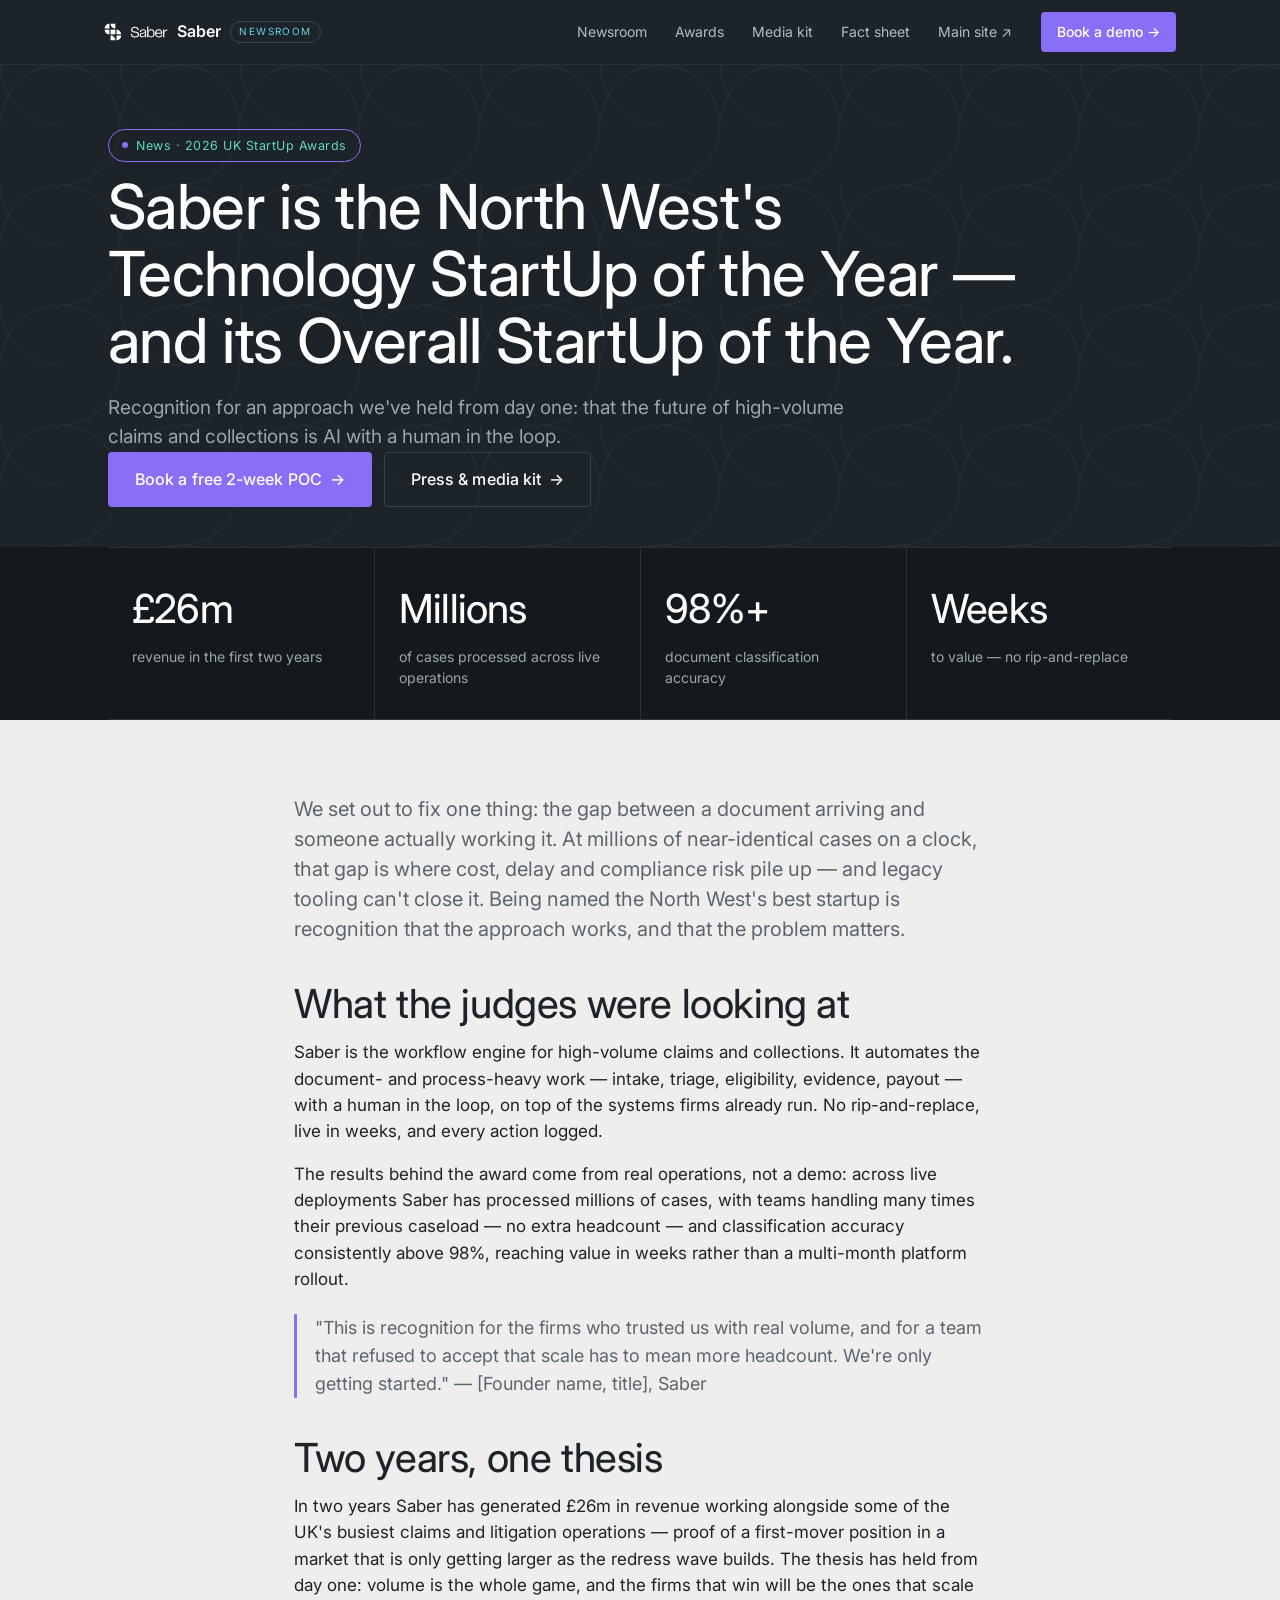
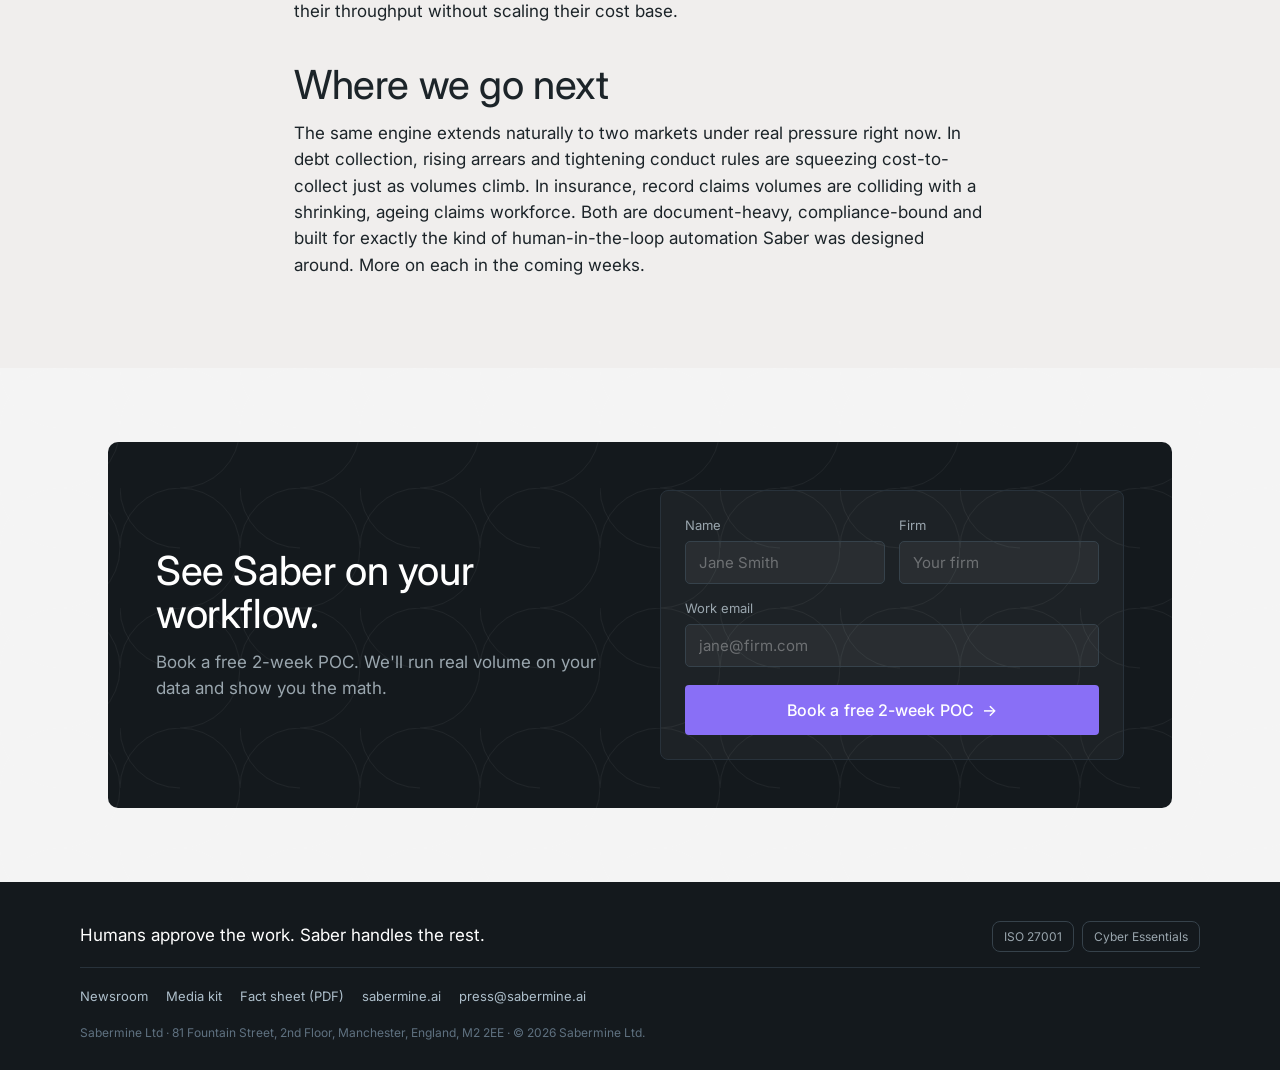
<file: press-site-v2/news-award.html>
<!DOCTYPE html>
<html lang="en">
<head>
<meta charset="utf-8">
<meta name="viewport" content="width=device-width, initial-scale=1">
<title>Saber named 2026 North West &amp; Overall StartUp of the Year</title>
<meta name="description" content="Saber has been named the North West's Technology StartUp of the Year and its Overall StartUp of the Year at the 2026 UK StartUp Awards.">
<link rel="preconnect" href="https://fonts.googleapis.com">
<link rel="preconnect" href="https://fonts.gstatic.com" crossorigin>
<link href="https://fonts.googleapis.com/css2?family=Inter:wght@300;400;500;600&display=swap" rel="stylesheet">
<link rel="stylesheet" href="assets/saber.css">
<style>
/* press-site standalone chrome */
.pnav{position:sticky;top:0;z-index:50;background:#1C2429;border-bottom:1px solid #28323b}
.pnav-in{max-width:1120px;margin:0 auto;padding:12px 24px;display:flex;align-items:center;gap:18px}
.pbrand{display:flex;align-items:center;gap:9px;color:#fff;text-decoration:none;margin-right:auto}
.pbrand img{height:18px}.pbrand b{font-weight:600;font-size:16px}
.pbrand .ptag{font-size:10px;letter-spacing:.14em;text-transform:uppercase;color:#67D1EC;border:1px solid #2c4a55;border-radius:100px;padding:2px 8px}
.plinks{display:flex;gap:6px;flex-wrap:wrap}
.plinks a{color:#aebfcb;text-decoration:none;font-size:14px;padding:8px 11px;border-radius:6px}
.plinks a:hover{color:#fff;background:rgba(255,255,255,.06)}
.pcta{background:#896FF6;color:#fff;text-decoration:none;font-size:14px;font-weight:500;padding:9px 16px;border-radius:4px;white-space:nowrap}
.pcta:hover{background:#7858f0}
@media(max-width:820px){.plinks{display:none}}
.pfoot{background:#14191D;color:#9AA6AE;padding:40px 24px 28px}
.pfoot-in,.pfoot-links,.pfoot-addr{max-width:1120px;margin:0 auto}
.pfoot-in{display:flex;justify-content:space-between;align-items:center;flex-wrap:wrap;gap:16px;padding-bottom:18px;border-bottom:1px solid #28323b}
.pfoot-tag{color:#fff;font-size:17px}
.pfoot-badges span{border:1px solid #36424b;border-radius:8px;padding:7px 11px;font-size:12px;margin-left:8px}
.pfoot-links{display:flex;gap:18px;flex-wrap:wrap;padding:18px 0;font-size:13px}
.pfoot-links a{color:#aebfcb;text-decoration:none}.pfoot-links a:hover{color:#fff}
.pfoot-addr{font-size:12px;color:#5f7180}
</style>
</head>
<body data-page="news">
<a class="skip" href="#main">Skip to content</a>
<header class="pnav">
  <div class="pnav-in">
    <a class="pbrand" href="index.html"><img src="assets/saber-logo.svg" alt="Saber" onerror="this.style.display='none'"><b>Saber</b><span class="ptag">Newsroom</span></a>
    <nav class="plinks" aria-label="Press">
      <a href="index.html">Newsroom</a>
      <a href="news-award.html">Awards</a>
      <a href="media-kit.html">Media kit</a>
      <a href="Saber_Fact_Sheet.pdf">Fact sheet</a>
      <a href="https://www.sabermine.ai/" target="_blank" rel="noopener">Main site &#8599;</a>
    </nav>
    <a class="pcta" href="https://www.sabermine.ai/#book">Book a demo &#8594;</a>
  </div>
</header>

<main id="main">

<!-- HERO -->
<section class="page-hero dark motif">
<div class="wrap">
  <div class="badge-pill" style="border-color:#896FF6;margin-bottom:12px"><span class="dot" style="background:#896FF6"></span> News · 2026 UK StartUp Awards</div>
  <h1>Saber is the North West's Technology StartUp of the Year — and its Overall StartUp of the Year.</h1>
  <p class="sub">Recognition for an approach we've held from day one: that the future of high-volume claims and collections is AI with a human in the loop.</p>
  <div class="cta-row">
    <a class="btn btn-primary" href="#book">Book a free 2-week POC <span class="arrow">&#8594;</span></a>
    <a class="btn btn-ghost on-dark" href="media-kit.html">Press &amp; media kit <span class="arrow">&#8594;</span></a>
  </div>
</div>
</section>

<!-- STAT BAND -->
<section class="dark deep">
<div class="wrap">
  <div class="stats">
    <div class="stat"><div class="num">£26m</div><div class="lab">revenue in the first two years</div></div>
    <div class="stat"><div class="num">Millions</div><div class="lab">of cases processed across live operations</div></div>
    <div class="stat"><div class="num">98%+</div><div class="lab">document classification accuracy</div></div>
    <div class="stat"><div class="num">Weeks</div><div class="lab">to value — no rip-and-replace</div></div>
  </div>
</div>
</section>

<!-- ARTICLE -->
<section class="sec" style="background:var(--bg-light)">
<div class="wrap prose reveal">
  <p class="lead">We set out to fix one thing: the gap between a document arriving and someone actually working it. At millions of near-identical cases on a clock, that gap is where cost, delay and compliance risk pile up — and legacy tooling can't close it. Being named the North West's best startup is recognition that the approach works, and that the problem matters.</p>

  <h2>What the judges were looking at</h2>
  <p>Saber is the workflow engine for high-volume claims and collections. It automates the document- and process-heavy work — intake, triage, eligibility, evidence, payout — with a human in the loop, on top of the systems firms already run. No rip-and-replace, live in weeks, and every action logged.</p>
  <p>The results behind the award come from real operations, not a demo: across live deployments Saber has processed millions of cases, with teams handling many times their previous caseload — no extra headcount — and classification accuracy consistently above 98%, reaching value in weeks rather than a multi-month platform rollout.</p>

  <blockquote>"This is recognition for the firms who trusted us with real volume, and for a team that refused to accept that scale has to mean more headcount. We're only getting started." — [Founder name, title], Saber</blockquote>

  <h2>Two years, one thesis</h2>
  <p>In two years Saber has generated £26m in revenue working alongside some of the UK's busiest claims and litigation operations — proof of a first-mover position in a market that is only getting larger as the redress wave builds. The thesis has held from day one: volume is the whole game, and the firms that win will be the ones that scale their throughput without scaling their cost base.</p>

  <h2>Where we go next</h2>
  <p>The same engine extends naturally to two markets under real pressure right now. In debt collection, rising arrears and tightening conduct rules are squeezing cost-to-collect just as volumes climb. In insurance, record claims volumes are colliding with a shrinking, ageing claims workforce. Both are document-heavy, compliance-bound and built for exactly the kind of human-in-the-loop automation Saber was designed around. More on each in the coming weeks.</p>
</div>
</section>

<!-- CLOSING CTA -->
<section class="sec" id="book" style="background:var(--bg-panel)">
<div class="wrap">
  <div class="cta-panel motif reveal">
    <div>
      <h2>See Saber on your workflow.</h2>
      <p>Book a free 2-week POC. We'll run real volume on your data and show you the math.</p>
    </div>
    <form class="form" data-demo>
      <div class="two">
        <div><label for="name">Name</label><input id="name" type="text" required placeholder="Jane Smith"></div>
        <div><label for="firm">Firm</label><input id="firm" type="text" required placeholder="Your firm"></div>
      </div>
      <div><label for="email">Work email</label><input id="email" type="email" required placeholder="jane@firm.com"></div>
      <button class="btn btn-primary" type="submit">Book a free 2-week POC <span class="arrow">&#8594;</span></button>
      <p class="ok">Thanks — we'll be in touch within one business day.</p>
    </form>
  </div>
</div>
</section>

</main>

<footer class="pfoot">
  <div class="pfoot-in">
    <div class="pfoot-tag">Humans approve the work. Saber handles the rest.</div>
    <div class="pfoot-badges"><span>ISO 27001</span><span>Cyber Essentials</span></div>
  </div>
  <div class="pfoot-links"><a href="index.html">Newsroom</a><a href="media-kit.html">Media kit</a><a href="Saber_Fact_Sheet.pdf">Fact sheet (PDF)</a><a href="https://www.sabermine.ai/" target="_blank" rel="noopener">sabermine.ai</a><a href="mailto:press@sabermine.ai">press@sabermine.ai</a></div>
  <div class="pfoot-addr">Sabermine Ltd &middot; 81 Fountain Street, 2nd Floor, Manchester, England, M2 2EE &middot; &copy; 2026 Sabermine Ltd.</div>
</footer>
<script src="assets/press.js"></script>
</body>
</html>
</file>
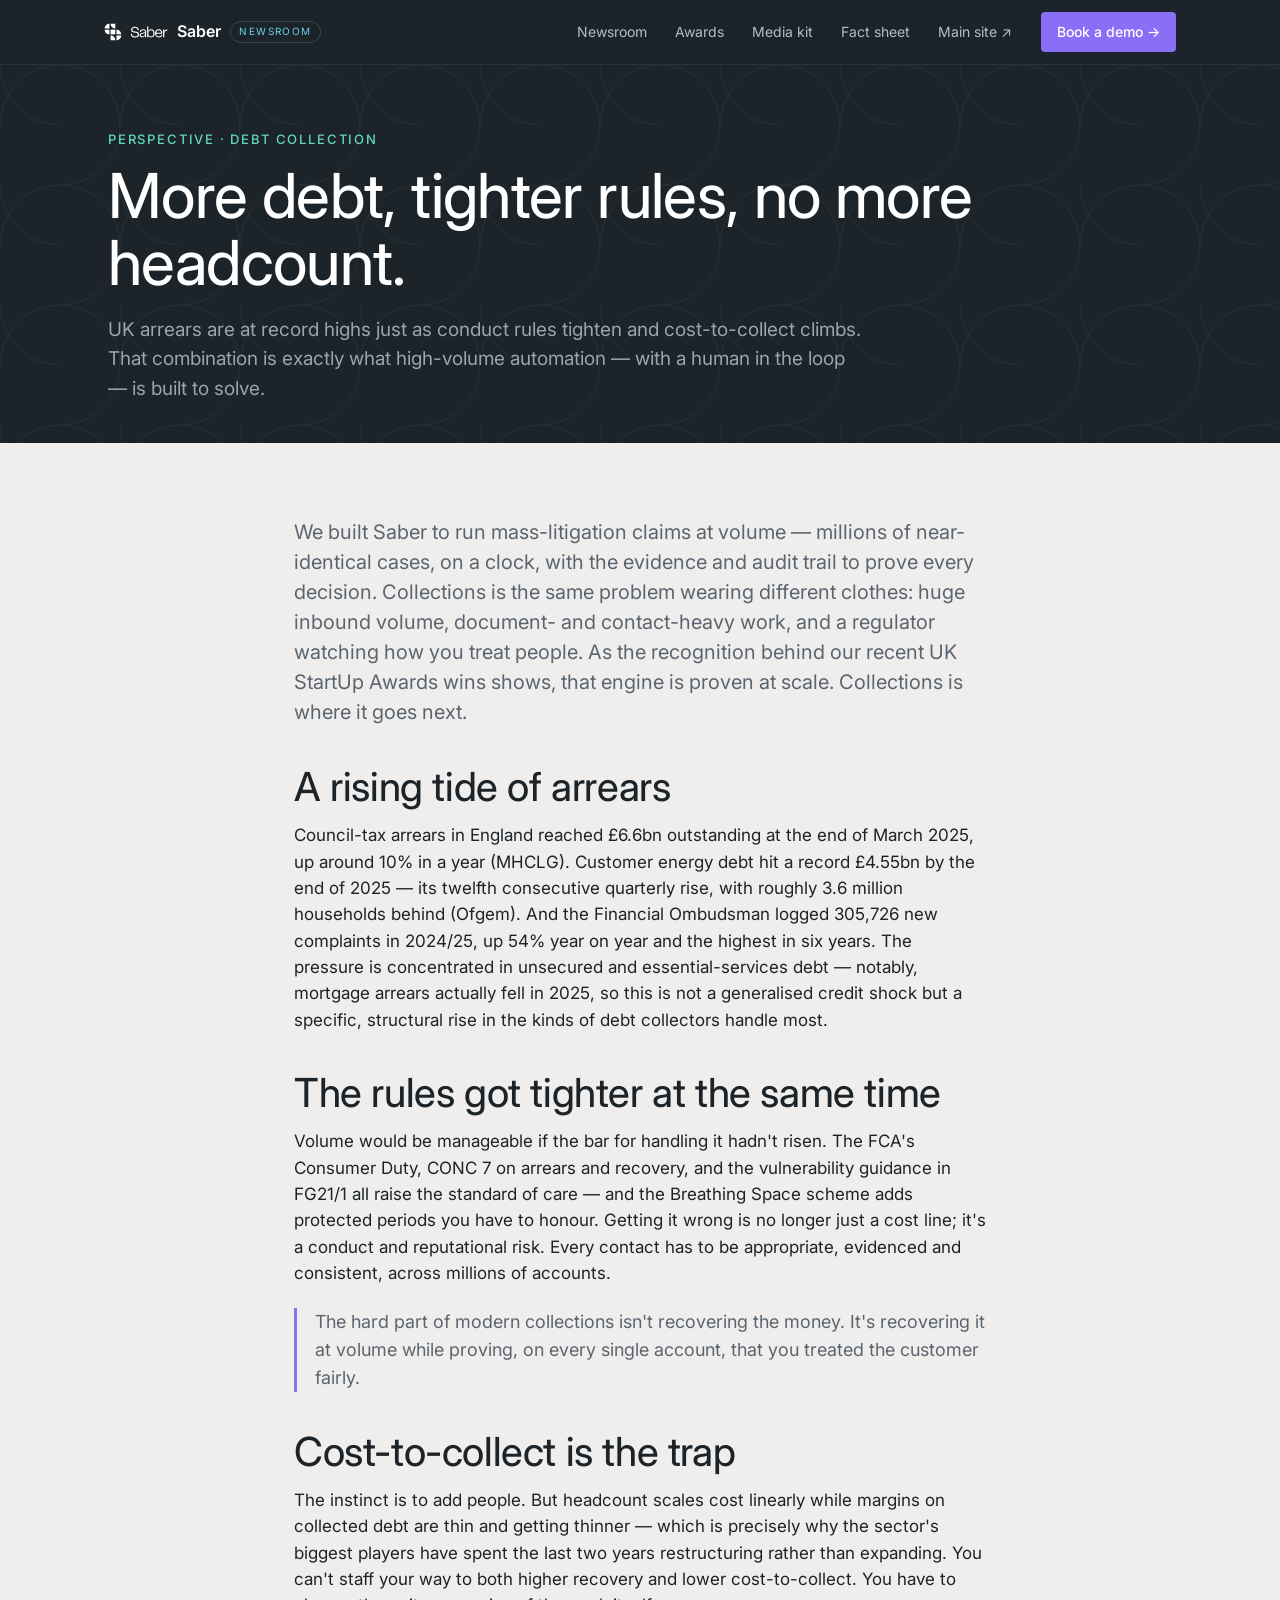
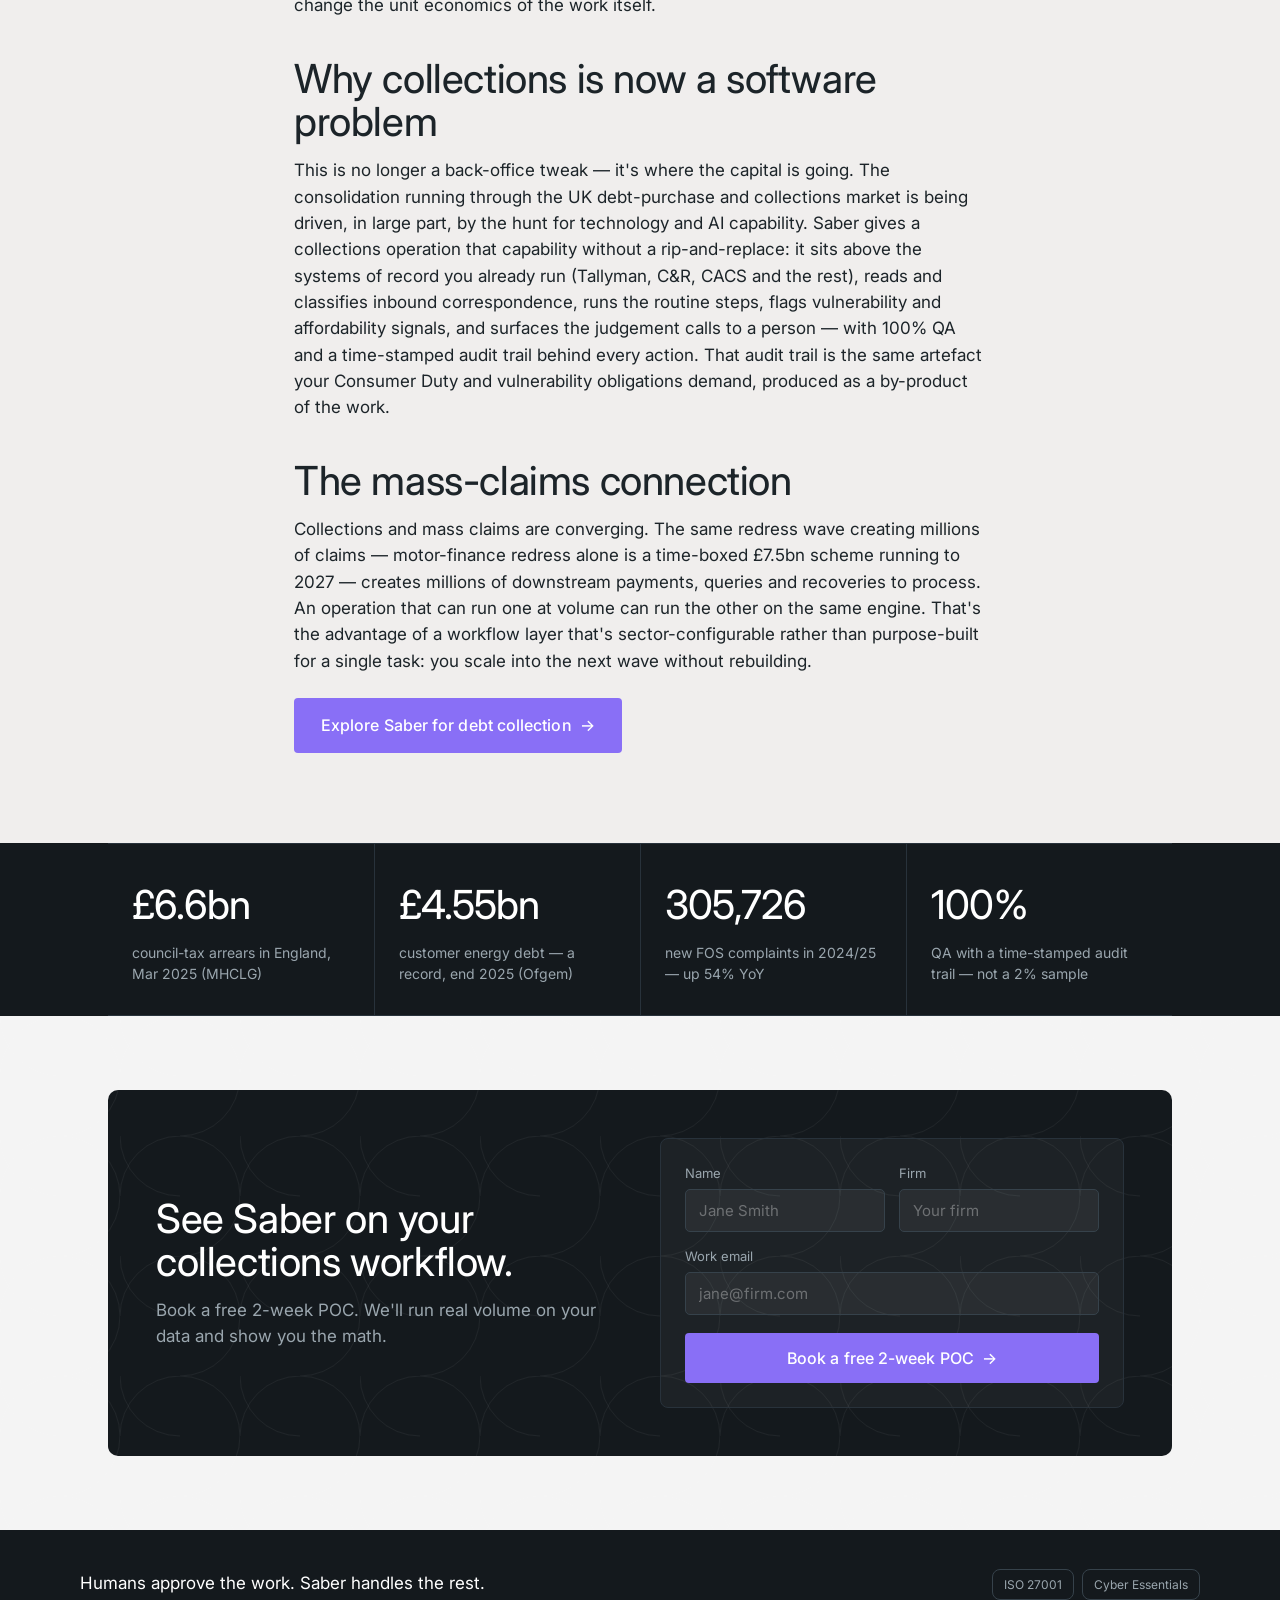
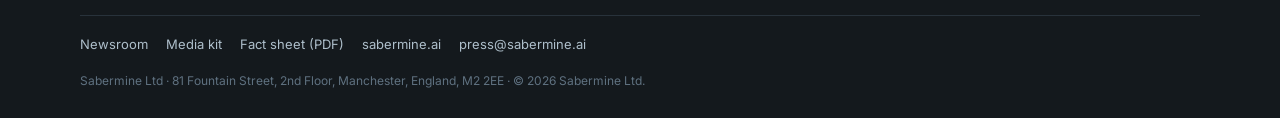
<file: press-site-v2/news-debt-collection.html>
<!DOCTYPE html>
<html lang="en">
<head>
<meta charset="utf-8">
<meta name="viewport" content="width=device-width, initial-scale=1">
<title>Saber — The collections squeeze: more debt, tighter rules, no more headcount</title>
<meta name="description" content="UK arrears are at record highs just as conduct rules tighten and cost-to-collect climbs. Why high-volume collections is now a software problem — and how Saber's claims engine maps to it.">
<link rel="preconnect" href="https://fonts.googleapis.com">
<link rel="preconnect" href="https://fonts.gstatic.com" crossorigin>
<link href="https://fonts.googleapis.com/css2?family=Inter:wght@300;400;500;600&display=swap" rel="stylesheet">
<link rel="stylesheet" href="assets/saber.css">
<style>
/* press-site standalone chrome */
.pnav{position:sticky;top:0;z-index:50;background:#1C2429;border-bottom:1px solid #28323b}
.pnav-in{max-width:1120px;margin:0 auto;padding:12px 24px;display:flex;align-items:center;gap:18px}
.pbrand{display:flex;align-items:center;gap:9px;color:#fff;text-decoration:none;margin-right:auto}
.pbrand img{height:18px}.pbrand b{font-weight:600;font-size:16px}
.pbrand .ptag{font-size:10px;letter-spacing:.14em;text-transform:uppercase;color:#67D1EC;border:1px solid #2c4a55;border-radius:100px;padding:2px 8px}
.plinks{display:flex;gap:6px;flex-wrap:wrap}
.plinks a{color:#aebfcb;text-decoration:none;font-size:14px;padding:8px 11px;border-radius:6px}
.plinks a:hover{color:#fff;background:rgba(255,255,255,.06)}
.pcta{background:#896FF6;color:#fff;text-decoration:none;font-size:14px;font-weight:500;padding:9px 16px;border-radius:4px;white-space:nowrap}
.pcta:hover{background:#7858f0}
@media(max-width:820px){.plinks{display:none}}
.pfoot{background:#14191D;color:#9AA6AE;padding:40px 24px 28px}
.pfoot-in,.pfoot-links,.pfoot-addr{max-width:1120px;margin:0 auto}
.pfoot-in{display:flex;justify-content:space-between;align-items:center;flex-wrap:wrap;gap:16px;padding-bottom:18px;border-bottom:1px solid #28323b}
.pfoot-tag{color:#fff;font-size:17px}
.pfoot-badges span{border:1px solid #36424b;border-radius:8px;padding:7px 11px;font-size:12px;margin-left:8px}
.pfoot-links{display:flex;gap:18px;flex-wrap:wrap;padding:18px 0;font-size:13px}
.pfoot-links a{color:#aebfcb;text-decoration:none}.pfoot-links a:hover{color:#fff}
.pfoot-addr{font-size:12px;color:#5f7180}
</style>
</head>
<body data-page="blog">
<a class="skip" href="#main">Skip to content</a>
<header class="pnav">
  <div class="pnav-in">
    <a class="pbrand" href="index.html"><img src="assets/saber-logo.svg" alt="Saber" onerror="this.style.display='none'"><b>Saber</b><span class="ptag">Newsroom</span></a>
    <nav class="plinks" aria-label="Press">
      <a href="index.html">Newsroom</a>
      <a href="news-award.html">Awards</a>
      <a href="media-kit.html">Media kit</a>
      <a href="Saber_Fact_Sheet.pdf">Fact sheet</a>
      <a href="https://www.sabermine.ai/" target="_blank" rel="noopener">Main site &#8599;</a>
    </nav>
    <a class="pcta" href="https://www.sabermine.ai/#book">Book a demo &#8594;</a>
  </div>
</header>

<main id="main">

<section class="page-hero dark motif">
<div class="wrap">
  <div class="eyebrow">Perspective · Debt collection</div>
  <h1>More debt, tighter rules, no more headcount.</h1>
  <p class="sub">UK arrears are at record highs just as conduct rules tighten and cost-to-collect climbs. That combination is exactly what high-volume automation — with a human in the loop — is built to solve.</p>
</div>
</section>

<section class="sec" style="background:var(--bg-light)">
<div class="wrap prose reveal">
  <p class="lead">We built Saber to run mass-litigation claims at volume — millions of near-identical cases, on a clock, with the evidence and audit trail to prove every decision. Collections is the same problem wearing different clothes: huge inbound volume, document- and contact-heavy work, and a regulator watching how you treat people. As the recognition behind our recent UK StartUp Awards wins shows, that engine is proven at scale. Collections is where it goes next.</p>

  <h2>A rising tide of arrears</h2>
  <p>Council-tax arrears in England reached £6.6bn outstanding at the end of March 2025, up around 10% in a year (MHCLG). Customer energy debt hit a record £4.55bn by the end of 2025 — its twelfth consecutive quarterly rise, with roughly 3.6 million households behind (Ofgem). And the Financial Ombudsman logged 305,726 new complaints in 2024/25, up 54% year on year and the highest in six years. The pressure is concentrated in unsecured and essential-services debt — notably, mortgage arrears actually fell in 2025, so this is not a generalised credit shock but a specific, structural rise in the kinds of debt collectors handle most.</p>

  <h2>The rules got tighter at the same time</h2>
  <p>Volume would be manageable if the bar for handling it hadn't risen. The FCA's Consumer Duty, CONC 7 on arrears and recovery, and the vulnerability guidance in FG21/1 all raise the standard of care — and the Breathing Space scheme adds protected periods you have to honour. Getting it wrong is no longer just a cost line; it's a conduct and reputational risk. Every contact has to be appropriate, evidenced and consistent, across millions of accounts.</p>
  <blockquote>The hard part of modern collections isn't recovering the money. It's recovering it at volume while proving, on every single account, that you treated the customer fairly.</blockquote>

  <h2>Cost-to-collect is the trap</h2>
  <p>The instinct is to add people. But headcount scales cost linearly while margins on collected debt are thin and getting thinner — which is precisely why the sector's biggest players have spent the last two years restructuring rather than expanding. You can't staff your way to both higher recovery and lower cost-to-collect. You have to change the unit economics of the work itself.</p>

  <h2>Why collections is now a software problem</h2>
  <p>This is no longer a back-office tweak — it's where the capital is going. The consolidation running through the UK debt-purchase and collections market is being driven, in large part, by the hunt for technology and AI capability. Saber gives a collections operation that capability without a rip-and-replace: it sits above the systems of record you already run (Tallyman, C&amp;R, CACS and the rest), reads and classifies inbound correspondence, runs the routine steps, flags vulnerability and affordability signals, and surfaces the judgement calls to a person — with 100% QA and a time-stamped audit trail behind every action. That audit trail is the same artefact your Consumer Duty and vulnerability obligations demand, produced as a by-product of the work.</p>

  <h2>The mass-claims connection</h2>
  <p>Collections and mass claims are converging. The same redress wave creating millions of claims — motor-finance redress alone is a time-boxed £7.5bn scheme running to 2027 — creates millions of downstream payments, queries and recoveries to process. An operation that can run one at volume can run the other on the same engine. That's the advantage of a workflow layer that's sector-configurable rather than purpose-built for a single task: you scale into the next wave without rebuilding.</p>
  <p style="margin-top:24px"><a class="btn btn-primary" href="debt-collection.html">Explore Saber for debt collection <span class="arrow">&#8594;</span></a></p>
</div>
</section>

<!-- STAT BAND -->
<section class="dark deep">
<div class="wrap">
  <div class="stats">
    <div class="stat"><div class="num">£6.6bn</div><div class="lab">council-tax arrears in England, Mar 2025 (MHCLG)</div></div>
    <div class="stat"><div class="num">£4.55bn</div><div class="lab">customer energy debt — a record, end 2025 (Ofgem)</div></div>
    <div class="stat"><div class="num">305,726</div><div class="lab">new FOS complaints in 2024/25 — up 54% YoY</div></div>
    <div class="stat"><div class="num">100%</div><div class="lab">QA with a time-stamped audit trail — not a 2% sample</div></div>
  </div>
</div>
</section>

<section class="sec" id="book" style="background:var(--bg-panel)">
<div class="wrap">
  <div class="cta-panel motif reveal">
    <div><h2>See Saber on your collections workflow.</h2><p>Book a free 2-week POC. We'll run real volume on your data and show you the math.</p></div>
    <form class="form" data-demo>
      <div class="two"><div><label for="name">Name</label><input id="name" type="text" required placeholder="Jane Smith"></div><div><label for="firm">Firm</label><input id="firm" type="text" required placeholder="Your firm"></div></div>
      <div><label for="email">Work email</label><input id="email" type="email" required placeholder="jane@firm.com"></div>
      <button class="btn btn-primary" type="submit">Book a free 2-week POC <span class="arrow">&#8594;</span></button>
      <p class="ok">Thanks — we'll be in touch within one business day.</p>
    </form>
  </div>
</div>
</section>

</main>
<footer class="pfoot">
  <div class="pfoot-in">
    <div class="pfoot-tag">Humans approve the work. Saber handles the rest.</div>
    <div class="pfoot-badges"><span>ISO 27001</span><span>Cyber Essentials</span></div>
  </div>
  <div class="pfoot-links"><a href="index.html">Newsroom</a><a href="media-kit.html">Media kit</a><a href="Saber_Fact_Sheet.pdf">Fact sheet (PDF)</a><a href="https://www.sabermine.ai/" target="_blank" rel="noopener">sabermine.ai</a><a href="mailto:press@sabermine.ai">press@sabermine.ai</a></div>
  <div class="pfoot-addr">Sabermine Ltd &middot; 81 Fountain Street, 2nd Floor, Manchester, England, M2 2EE &middot; &copy; 2026 Sabermine Ltd.</div>
</footer>
<script src="assets/press.js"></script>
</body>
</html>
</file>
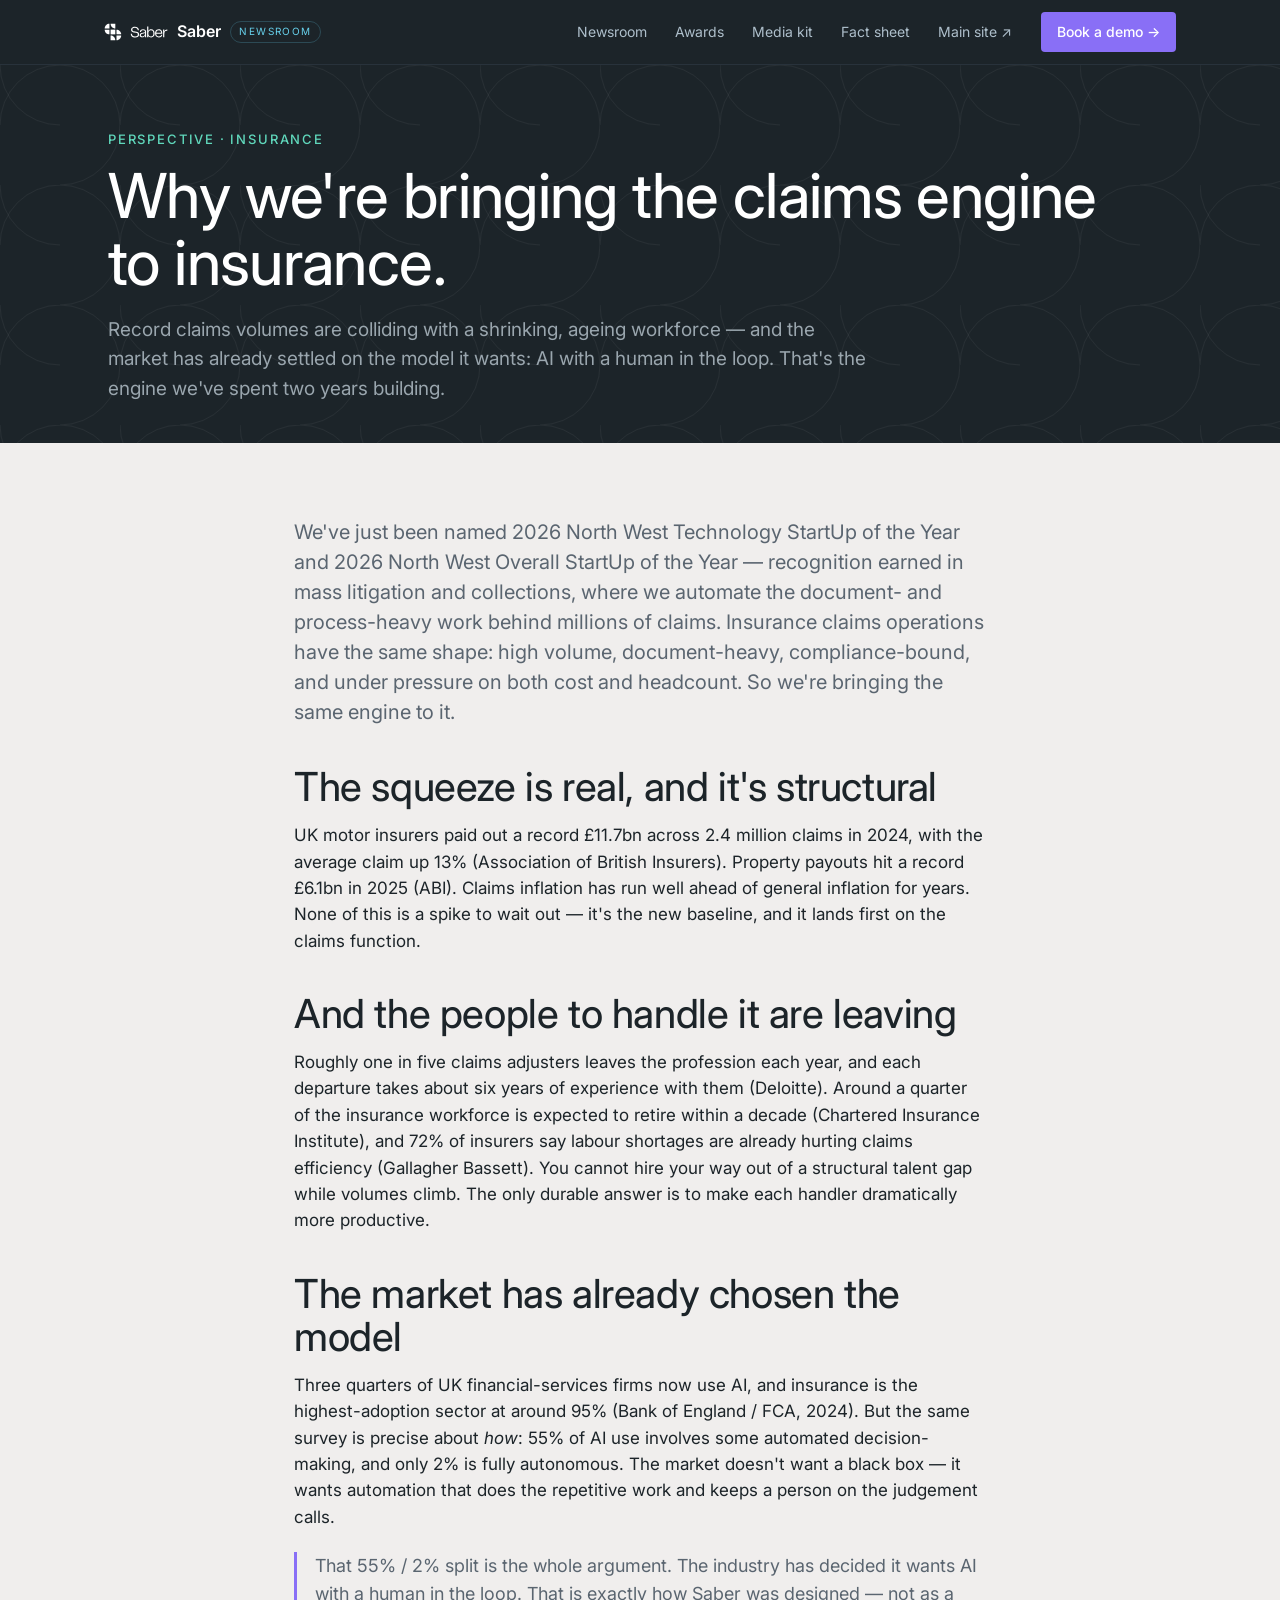
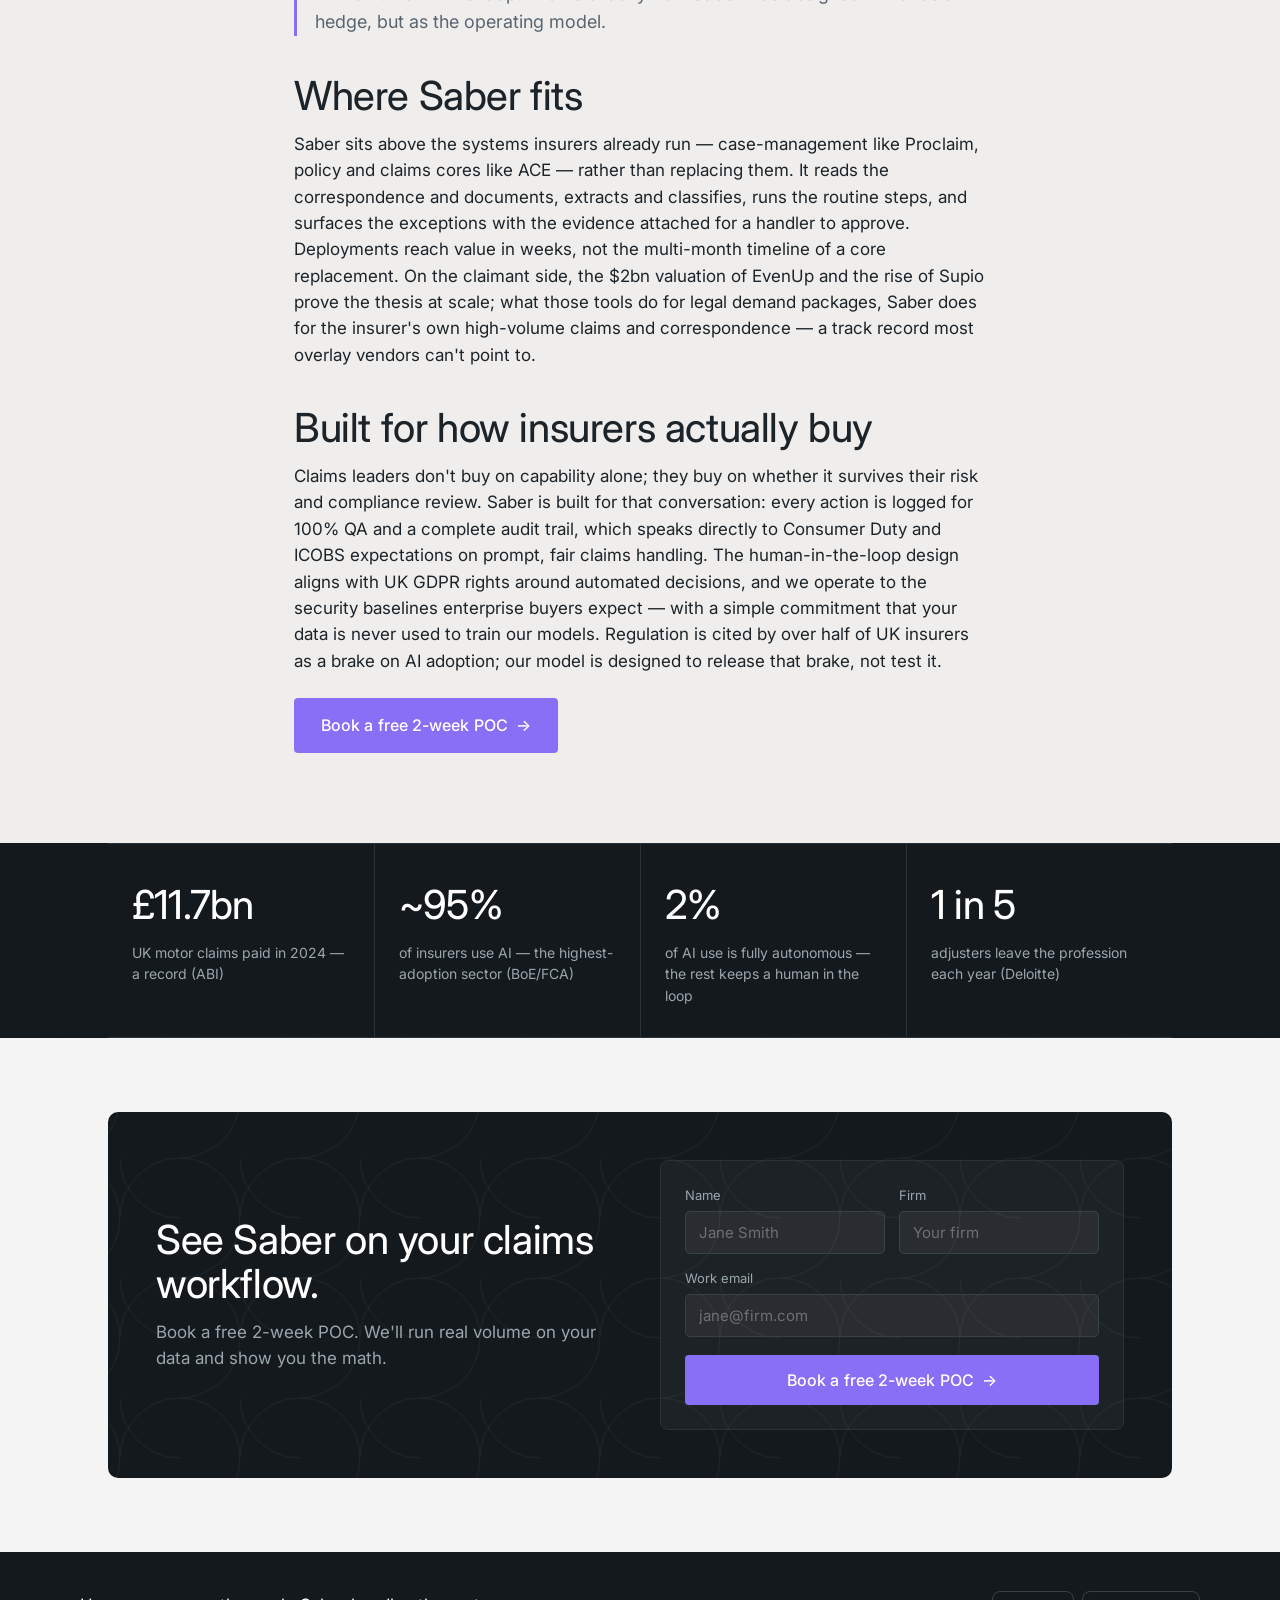
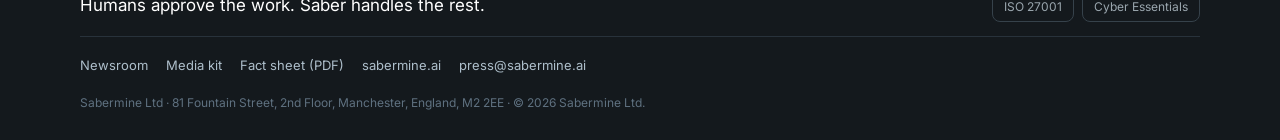
<file: press-site-v2/news-insurance.html>
<!DOCTYPE html>
<html lang="en">
<head>
<meta charset="utf-8">
<meta name="viewport" content="width=device-width, initial-scale=1">
<title>Saber — Why we're bringing the claims engine to insurance</title>
<meta name="description" content="Record claims volumes, a shrinking workforce and a market that wants AI with a human in the loop. Why Saber is extending its high-volume claims engine into insurance operations.">
<link rel="preconnect" href="https://fonts.googleapis.com">
<link rel="preconnect" href="https://fonts.gstatic.com" crossorigin>
<link href="https://fonts.googleapis.com/css2?family=Inter:wght@300;400;500;600&display=swap" rel="stylesheet">
<link rel="stylesheet" href="assets/saber.css">
<style>
/* press-site standalone chrome */
.pnav{position:sticky;top:0;z-index:50;background:#1C2429;border-bottom:1px solid #28323b}
.pnav-in{max-width:1120px;margin:0 auto;padding:12px 24px;display:flex;align-items:center;gap:18px}
.pbrand{display:flex;align-items:center;gap:9px;color:#fff;text-decoration:none;margin-right:auto}
.pbrand img{height:18px}.pbrand b{font-weight:600;font-size:16px}
.pbrand .ptag{font-size:10px;letter-spacing:.14em;text-transform:uppercase;color:#67D1EC;border:1px solid #2c4a55;border-radius:100px;padding:2px 8px}
.plinks{display:flex;gap:6px;flex-wrap:wrap}
.plinks a{color:#aebfcb;text-decoration:none;font-size:14px;padding:8px 11px;border-radius:6px}
.plinks a:hover{color:#fff;background:rgba(255,255,255,.06)}
.pcta{background:#896FF6;color:#fff;text-decoration:none;font-size:14px;font-weight:500;padding:9px 16px;border-radius:4px;white-space:nowrap}
.pcta:hover{background:#7858f0}
@media(max-width:820px){.plinks{display:none}}
.pfoot{background:#14191D;color:#9AA6AE;padding:40px 24px 28px}
.pfoot-in,.pfoot-links,.pfoot-addr{max-width:1120px;margin:0 auto}
.pfoot-in{display:flex;justify-content:space-between;align-items:center;flex-wrap:wrap;gap:16px;padding-bottom:18px;border-bottom:1px solid #28323b}
.pfoot-tag{color:#fff;font-size:17px}
.pfoot-badges span{border:1px solid #36424b;border-radius:8px;padding:7px 11px;font-size:12px;margin-left:8px}
.pfoot-links{display:flex;gap:18px;flex-wrap:wrap;padding:18px 0;font-size:13px}
.pfoot-links a{color:#aebfcb;text-decoration:none}.pfoot-links a:hover{color:#fff}
.pfoot-addr{font-size:12px;color:#5f7180}
</style>
</head>
<body data-page="blog">
<a class="skip" href="#main">Skip to content</a>
<header class="pnav">
  <div class="pnav-in">
    <a class="pbrand" href="index.html"><img src="assets/saber-logo.svg" alt="Saber" onerror="this.style.display='none'"><b>Saber</b><span class="ptag">Newsroom</span></a>
    <nav class="plinks" aria-label="Press">
      <a href="index.html">Newsroom</a>
      <a href="news-award.html">Awards</a>
      <a href="media-kit.html">Media kit</a>
      <a href="Saber_Fact_Sheet.pdf">Fact sheet</a>
      <a href="https://www.sabermine.ai/" target="_blank" rel="noopener">Main site &#8599;</a>
    </nav>
    <a class="pcta" href="https://www.sabermine.ai/#book">Book a demo &#8594;</a>
  </div>
</header>

<main id="main">

<section class="page-hero dark motif">
<div class="wrap">
  <div class="eyebrow">Perspective · Insurance</div>
  <h1>Why we're bringing the claims engine to insurance.</h1>
  <p class="sub">Record claims volumes are colliding with a shrinking, ageing workforce — and the market has already settled on the model it wants: AI with a human in the loop. That's the engine we've spent two years building.</p>
</div>
</section>

<section class="sec" style="background:var(--bg-light)">
<div class="wrap prose reveal">
  <p class="lead">We've just been named 2026 North West Technology StartUp of the Year and 2026 North West Overall StartUp of the Year — recognition earned in mass litigation and collections, where we automate the document- and process-heavy work behind millions of claims. Insurance claims operations have the same shape: high volume, document-heavy, compliance-bound, and under pressure on both cost and headcount. So we're bringing the same engine to it.</p>

  <h2>The squeeze is real, and it's structural</h2>
  <p>UK motor insurers paid out a record £11.7bn across 2.4 million claims in 2024, with the average claim up 13% (Association of British Insurers). Property payouts hit a record £6.1bn in 2025 (ABI). Claims inflation has run well ahead of general inflation for years. None of this is a spike to wait out — it's the new baseline, and it lands first on the claims function.</p>

  <h2>And the people to handle it are leaving</h2>
  <p>Roughly one in five claims adjusters leaves the profession each year, and each departure takes about six years of experience with them (Deloitte). Around a quarter of the insurance workforce is expected to retire within a decade (Chartered Insurance Institute), and 72% of insurers say labour shortages are already hurting claims efficiency (Gallagher Bassett). You cannot hire your way out of a structural talent gap while volumes climb. The only durable answer is to make each handler dramatically more productive.</p>

  <h2>The market has already chosen the model</h2>
  <p>Three quarters of UK financial-services firms now use AI, and insurance is the highest-adoption sector at around 95% (Bank of England / FCA, 2024). But the same survey is precise about <em>how</em>: 55% of AI use involves some automated decision-making, and only 2% is fully autonomous. The market doesn't want a black box — it wants automation that does the repetitive work and keeps a person on the judgement calls.</p>
  <blockquote>That 55% / 2% split is the whole argument. The industry has decided it wants AI with a human in the loop. That is exactly how Saber was designed — not as a hedge, but as the operating model.</blockquote>

  <h2>Where Saber fits</h2>
  <p>Saber sits above the systems insurers already run — case-management like Proclaim, policy and claims cores like ACE — rather than replacing them. It reads the correspondence and documents, extracts and classifies, runs the routine steps, and surfaces the exceptions with the evidence attached for a handler to approve. Deployments reach value in weeks, not the multi-month timeline of a core replacement. On the claimant side, the $2bn valuation of EvenUp and the rise of Supio prove the thesis at scale; what those tools do for legal demand packages, Saber does for the insurer's own high-volume claims and correspondence — a track record most overlay vendors can't point to.</p>

  <h2>Built for how insurers actually buy</h2>
  <p>Claims leaders don't buy on capability alone; they buy on whether it survives their risk and compliance review. Saber is built for that conversation: every action is logged for 100% QA and a complete audit trail, which speaks directly to Consumer Duty and ICOBS expectations on prompt, fair claims handling. The human-in-the-loop design aligns with UK GDPR rights around automated decisions, and we operate to the security baselines enterprise buyers expect — with a simple commitment that your data is never used to train our models. Regulation is cited by over half of UK insurers as a brake on AI adoption; our model is designed to release that brake, not test it.</p>
  <p style="margin-top:24px"><a class="btn btn-primary" href="#book">Book a free 2-week POC <span class="arrow">&#8594;</span></a></p>
</div>
</section>

<!-- STAT BAND -->
<section class="dark deep">
<div class="wrap">
  <div class="stats">
    <div class="stat"><div class="num">£11.7bn</div><div class="lab">UK motor claims paid in 2024 — a record (ABI)</div></div>
    <div class="stat"><div class="num">~95%</div><div class="lab">of insurers use AI — the highest-adoption sector (BoE/FCA)</div></div>
    <div class="stat"><div class="num">2%</div><div class="lab">of AI use is fully autonomous — the rest keeps a human in the loop</div></div>
    <div class="stat"><div class="num">1 in 5</div><div class="lab">adjusters leave the profession each year (Deloitte)</div></div>
  </div>
</div>
</section>

<section class="sec" id="book" style="background:var(--bg-panel)">
<div class="wrap">
  <div class="cta-panel motif reveal">
    <div><h2>See Saber on your claims workflow.</h2><p>Book a free 2-week POC. We'll run real volume on your data and show you the math.</p></div>
    <form class="form" data-demo>
      <div class="two"><div><label for="name">Name</label><input id="name" type="text" required placeholder="Jane Smith"></div><div><label for="firm">Firm</label><input id="firm" type="text" required placeholder="Your firm"></div></div>
      <div><label for="email">Work email</label><input id="email" type="email" required placeholder="jane@firm.com"></div>
      <button class="btn btn-primary" type="submit">Book a free 2-week POC <span class="arrow">&#8594;</span></button>
      <p class="ok">Thanks — we'll be in touch within one business day.</p>
    </form>
  </div>
</div>
</section>

</main>
<footer class="pfoot">
  <div class="pfoot-in">
    <div class="pfoot-tag">Humans approve the work. Saber handles the rest.</div>
    <div class="pfoot-badges"><span>ISO 27001</span><span>Cyber Essentials</span></div>
  </div>
  <div class="pfoot-links"><a href="index.html">Newsroom</a><a href="media-kit.html">Media kit</a><a href="Saber_Fact_Sheet.pdf">Fact sheet (PDF)</a><a href="https://www.sabermine.ai/" target="_blank" rel="noopener">sabermine.ai</a><a href="mailto:press@sabermine.ai">press@sabermine.ai</a></div>
  <div class="pfoot-addr">Sabermine Ltd &middot; 81 Fountain Street, 2nd Floor, Manchester, England, M2 2EE &middot; &copy; 2026 Sabermine Ltd.</div>
</footer>
<script src="assets/press.js"></script>
</body>
</html>
</file>
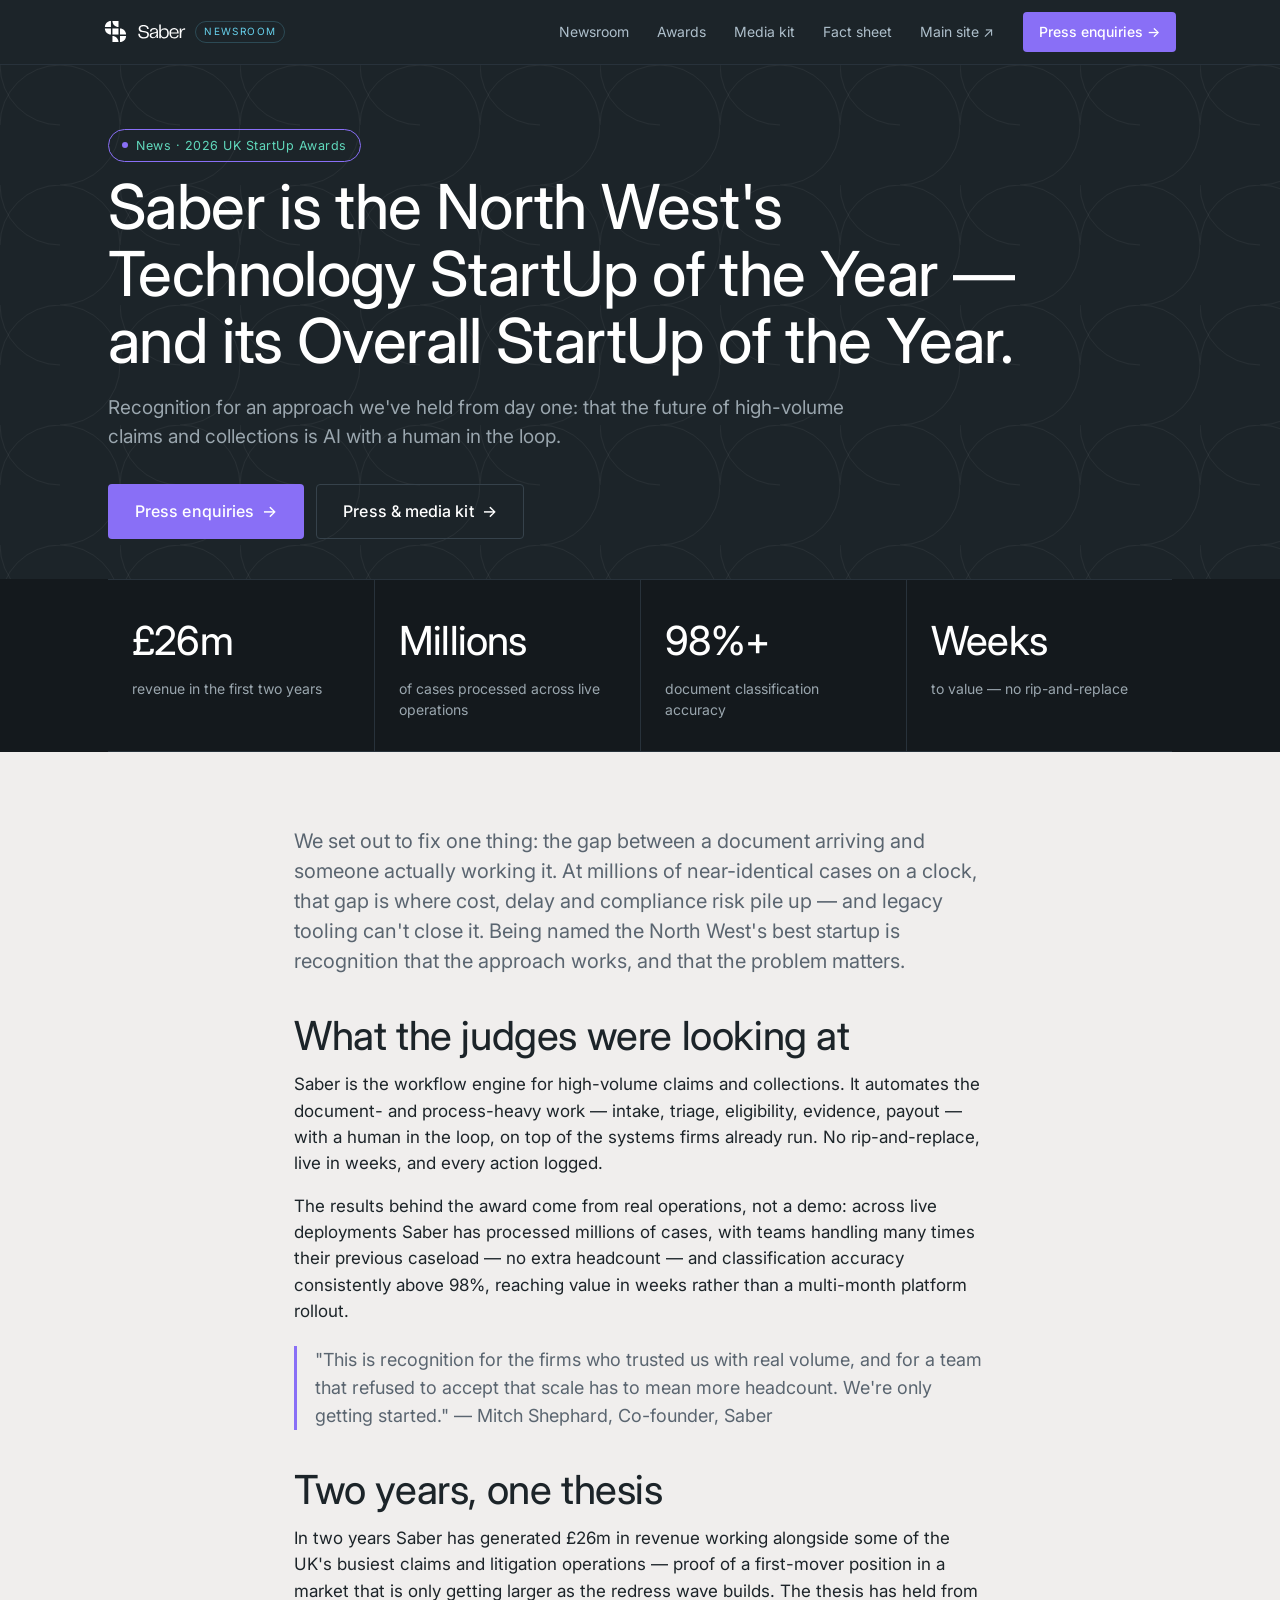
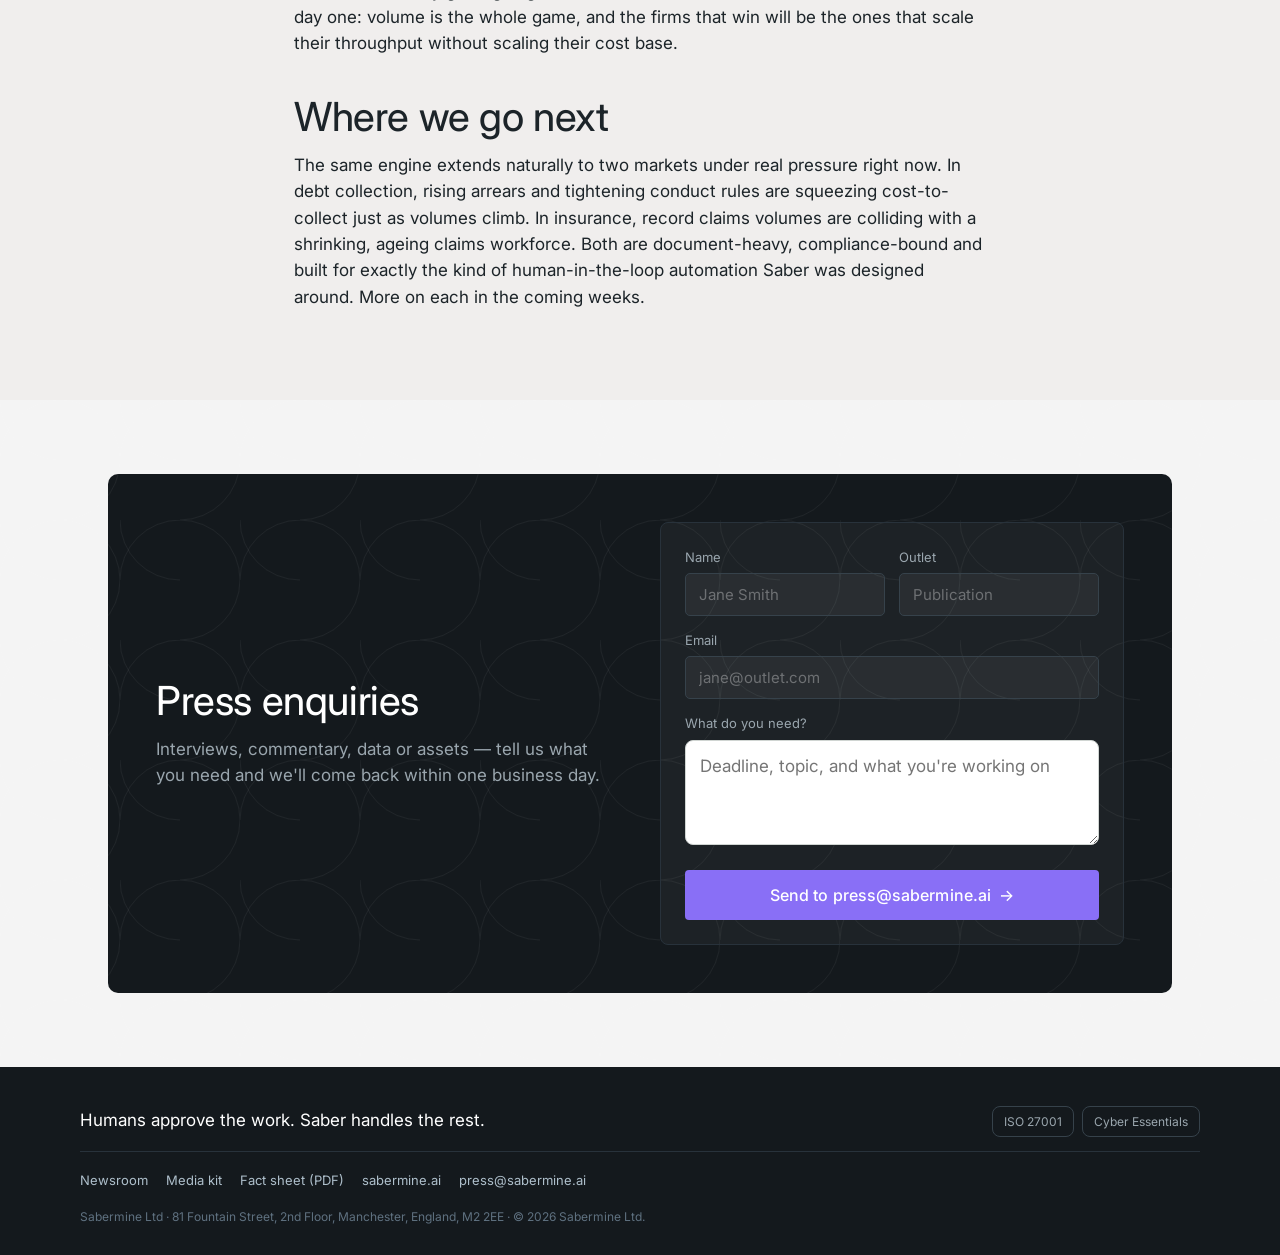
<file: press-site-v4/news-award.html>
<!DOCTYPE html>
<html lang="en">
<head>
<meta charset="utf-8">
<meta name="viewport" content="width=device-width, initial-scale=1">
<title>Saber named 2026 North West &amp; Overall StartUp of the Year</title>
<meta name="description" content="Saber has been named the North West's Technology StartUp of the Year and its Overall StartUp of the Year at the 2026 UK StartUp Awards.">
<link rel="preconnect" href="https://fonts.googleapis.com">
<link rel="preconnect" href="https://fonts.gstatic.com" crossorigin>
<link href="https://fonts.googleapis.com/css2?family=Inter:wght@300;400;500;600&display=swap" rel="stylesheet">
<link rel="stylesheet" href="assets/saber.css">
<style>
/* press-site standalone chrome */
.pnav{position:sticky;top:0;z-index:50;background:#1C2429;border-bottom:1px solid #28323b}
.pnav-in{max-width:1120px;margin:0 auto;padding:12px 24px;display:flex;align-items:center;gap:18px}
.pbrand{display:flex;align-items:center;gap:9px;color:#fff;text-decoration:none;margin-right:auto}
.pbrand img{height:23px}
.pbrand .ptag{font-size:10px;letter-spacing:.14em;text-transform:uppercase;color:#67D1EC;border:1px solid #2c4a55;border-radius:100px;padding:2px 8px}
.plinks{display:flex;gap:6px;flex-wrap:wrap}
.plinks a{color:#aebfcb;text-decoration:none;font-size:14px;padding:8px 11px;border-radius:6px}
.plinks a:hover{color:#fff;background:rgba(255,255,255,.06)}
.pcta{background:#896FF6;color:#fff;text-decoration:none;font-size:14px;font-weight:500;padding:9px 16px;border-radius:4px;white-space:nowrap}
.pcta:hover{background:#7858f0}
.page-hero .cta-row{margin-top:32px}
.form textarea{width:100%;padding:12px 14px;border:1px solid #D0D5D2;border-radius:8px;font:inherit;background:#fff;color:#1C2429;resize:vertical;box-sizing:border-box}
@media(max-width:820px){.plinks{display:none}}
.pfoot{background:#14191D;color:#9AA6AE;padding:40px 24px 28px}
.pfoot-in,.pfoot-links,.pfoot-addr{max-width:1120px;margin:0 auto}
.pfoot-in{display:flex;justify-content:space-between;align-items:center;flex-wrap:wrap;gap:16px;padding-bottom:18px;border-bottom:1px solid #28323b}
.pfoot-tag{color:#fff;font-size:17px}
.pfoot-badges span{border:1px solid #36424b;border-radius:8px;padding:7px 11px;font-size:12px;margin-left:8px}
.pfoot-links{display:flex;gap:18px;flex-wrap:wrap;padding:18px 0;font-size:13px}
.pfoot-links a{color:#aebfcb;text-decoration:none}.pfoot-links a:hover{color:#fff}
.pfoot-addr{font-size:12px;color:#5f7180}
</style>
</head>
<body data-page="news">
<a class="skip" href="#main">Skip to content</a>
<header class="pnav">
  <div class="pnav-in">
    <a class="pbrand" href="index.html"><img src="assets/saber-logo.svg" alt="Saber"><span class="ptag">Newsroom</span></a>
    <nav class="plinks" aria-label="Press">
      <a href="index.html">Newsroom</a>
      <a href="news-award.html">Awards</a>
      <a href="media-kit.html">Media kit</a>
      <a href="Saber_Fact_Sheet.pdf">Fact sheet</a>
      <a href="https://www.sabermine.ai/" target="_blank" rel="noopener">Main site &#8599;</a>
    </nav>
    <a class="pcta" href="#press">Press enquiries &#8594;</a>
  </div>
</header>

<main id="main">

<!-- HERO -->
<section class="page-hero dark motif">
<div class="wrap">
  <div class="badge-pill" style="border-color:#896FF6;margin-bottom:12px"><span class="dot" style="background:#896FF6"></span> News · 2026 UK StartUp Awards</div>
  <h1>Saber is the North West's Technology StartUp of the Year — and its Overall StartUp of the Year.</h1>
  <p class="sub">Recognition for an approach we've held from day one: that the future of high-volume claims and collections is AI with a human in the loop.</p>
  <div class="cta-row">
    <a class="btn btn-primary" href="#press">Press enquiries <span class="arrow">&#8594;</span></a>
    <a class="btn btn-ghost on-dark" href="media-kit.html">Press &amp; media kit <span class="arrow">&#8594;</span></a>
  </div>
</div>
</section>

<!-- STAT BAND -->
<section class="dark deep">
<div class="wrap">
  <div class="stats">
    <div class="stat"><div class="num">£26m</div><div class="lab">revenue in the first two years</div></div>
    <div class="stat"><div class="num">Millions</div><div class="lab">of cases processed across live operations</div></div>
    <div class="stat"><div class="num">98%+</div><div class="lab">document classification accuracy</div></div>
    <div class="stat"><div class="num">Weeks</div><div class="lab">to value — no rip-and-replace</div></div>
  </div>
</div>
</section>

<!-- ARTICLE -->
<section class="sec" style="background:var(--bg-light)">
<div class="wrap prose reveal">
  <p class="lead">We set out to fix one thing: the gap between a document arriving and someone actually working it. At millions of near-identical cases on a clock, that gap is where cost, delay and compliance risk pile up — and legacy tooling can't close it. Being named the North West's best startup is recognition that the approach works, and that the problem matters.</p>

  <h2>What the judges were looking at</h2>
  <p>Saber is the workflow engine for high-volume claims and collections. It automates the document- and process-heavy work — intake, triage, eligibility, evidence, payout — with a human in the loop, on top of the systems firms already run. No rip-and-replace, live in weeks, and every action logged.</p>
  <p>The results behind the award come from real operations, not a demo: across live deployments Saber has processed millions of cases, with teams handling many times their previous caseload — no extra headcount — and classification accuracy consistently above 98%, reaching value in weeks rather than a multi-month platform rollout.</p>

  <blockquote>"This is recognition for the firms who trusted us with real volume, and for a team that refused to accept that scale has to mean more headcount. We're only getting started." — Mitch Shephard, Co-founder, Saber</blockquote>

  <h2>Two years, one thesis</h2>
  <p>In two years Saber has generated £26m in revenue working alongside some of the UK's busiest claims and litigation operations — proof of a first-mover position in a market that is only getting larger as the redress wave builds. The thesis has held from day one: volume is the whole game, and the firms that win will be the ones that scale their throughput without scaling their cost base.</p>

  <h2>Where we go next</h2>
  <p>The same engine extends naturally to two markets under real pressure right now. In debt collection, rising arrears and tightening conduct rules are squeezing cost-to-collect just as volumes climb. In insurance, record claims volumes are colliding with a shrinking, ageing claims workforce. Both are document-heavy, compliance-bound and built for exactly the kind of human-in-the-loop automation Saber was designed around. More on each in the coming weeks.</p>
</div>
</section>

<!-- CLOSING CTA -->
<section class="sec" id="press" style="background:var(--bg-panel)">
<div class="wrap">
  <div class="cta-panel motif reveal">
    <div>
      <h2>Press enquiries</h2>
      <p>Interviews, commentary, data or assets &mdash; tell us what you need and we'll come back within one business day.</p>
    </div>
    <form class="form" data-press>
      <div class="two">
        <div><label for="pname">Name</label><input id="pname" type="text" required placeholder="Jane Smith"></div>
        <div><label for="poutlet">Outlet</label><input id="poutlet" type="text" placeholder="Publication"></div>
      </div>
      <div><label for="pemail">Email</label><input id="pemail" type="email" required placeholder="jane@outlet.com"></div>
      <div><label for="pmsg">What do you need?</label><textarea id="pmsg" rows="3" placeholder="Deadline, topic, and what you're working on"></textarea></div>
      <button class="btn btn-primary" type="submit">Send to press@sabermine.ai <span class="arrow">&#8594;</span></button>
      <p class="ok">Thanks &mdash; your email app will open addressed to press@sabermine.ai.</p>
    </form>
  </div>
</div>
</section>

</main>

<footer class="pfoot">
  <div class="pfoot-in">
    <div class="pfoot-tag">Humans approve the work. Saber handles the rest.</div>
    <div class="pfoot-badges"><span>ISO 27001</span><span>Cyber Essentials</span></div>
  </div>
  <div class="pfoot-links"><a href="index.html">Newsroom</a><a href="media-kit.html">Media kit</a><a href="Saber_Fact_Sheet.pdf">Fact sheet (PDF)</a><a href="https://www.sabermine.ai/" target="_blank" rel="noopener">sabermine.ai</a><a href="mailto:press@sabermine.ai">press@sabermine.ai</a></div>
  <div class="pfoot-addr">Sabermine Ltd &middot; 81 Fountain Street, 2nd Floor, Manchester, England, M2 2EE &middot; &copy; 2026 Sabermine Ltd.</div>
</footer>
<script src="assets/press.js"></script>
</body>
</html>
</file>
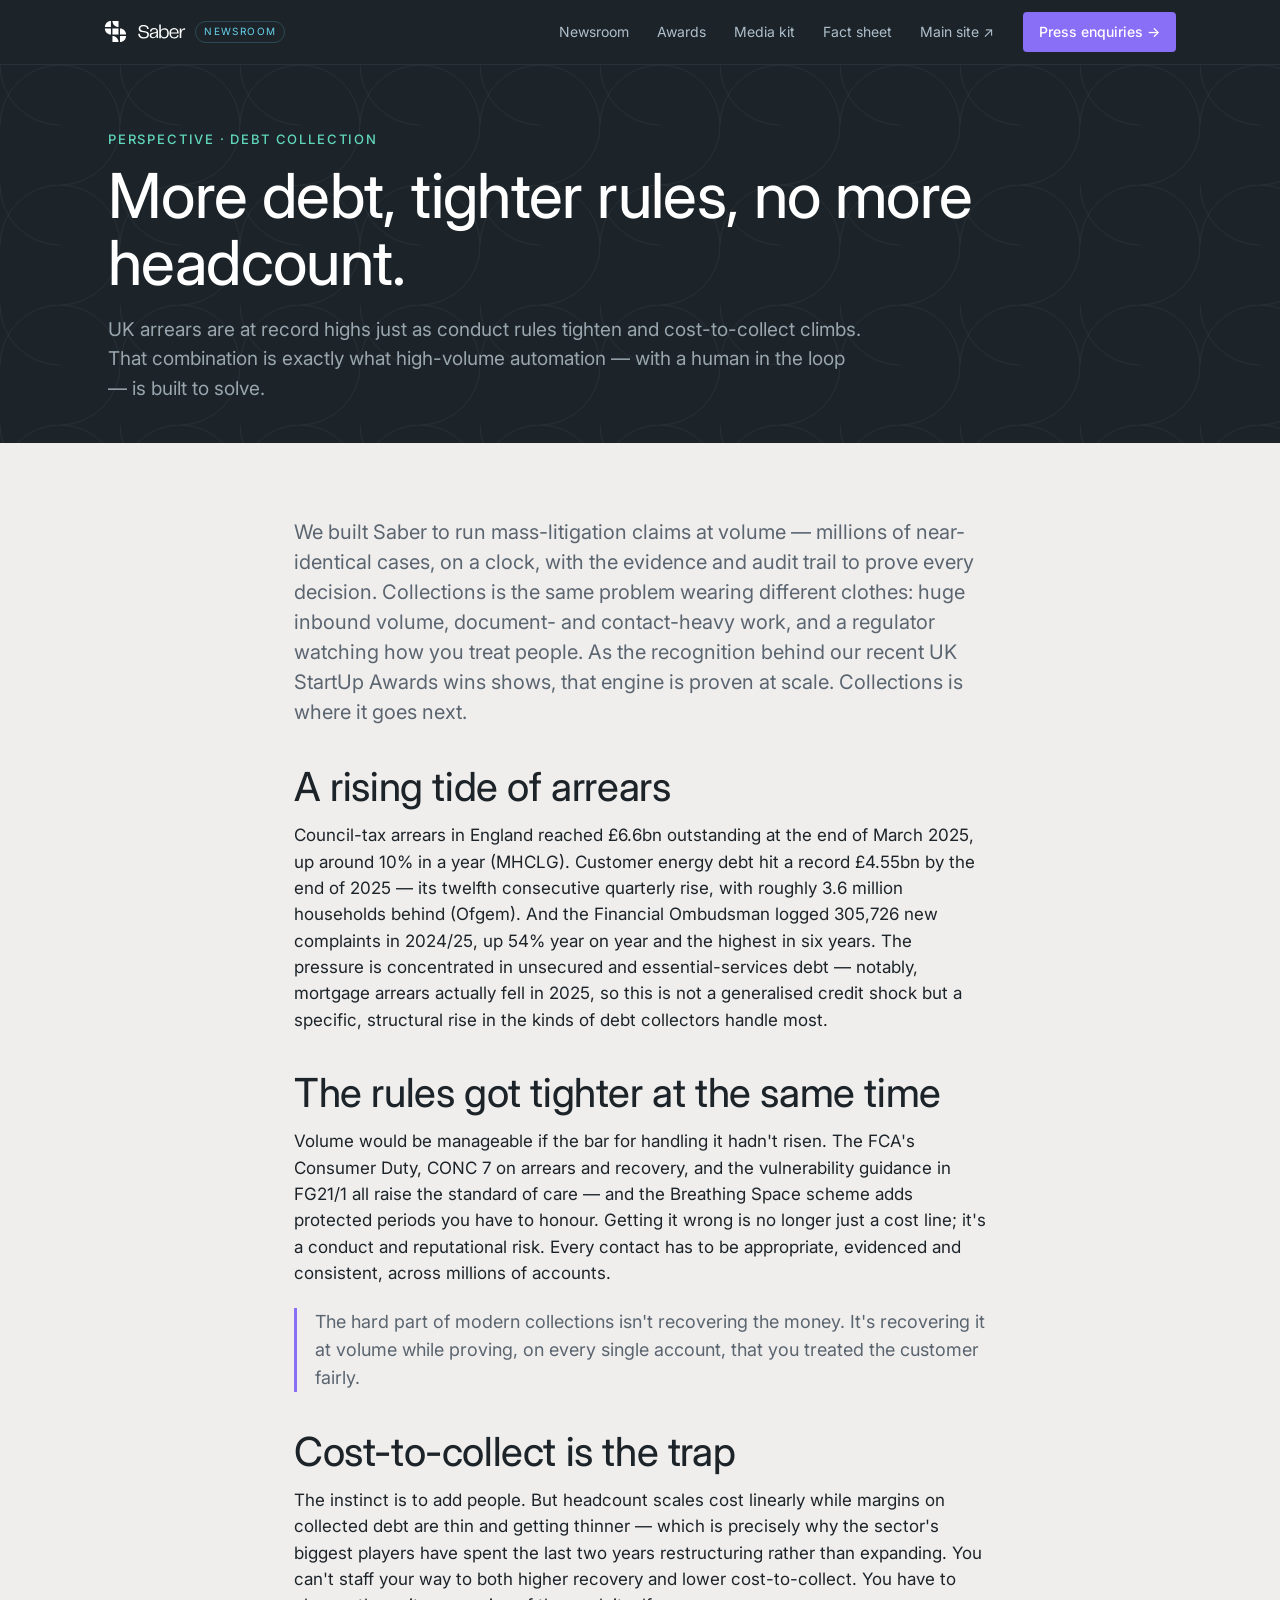
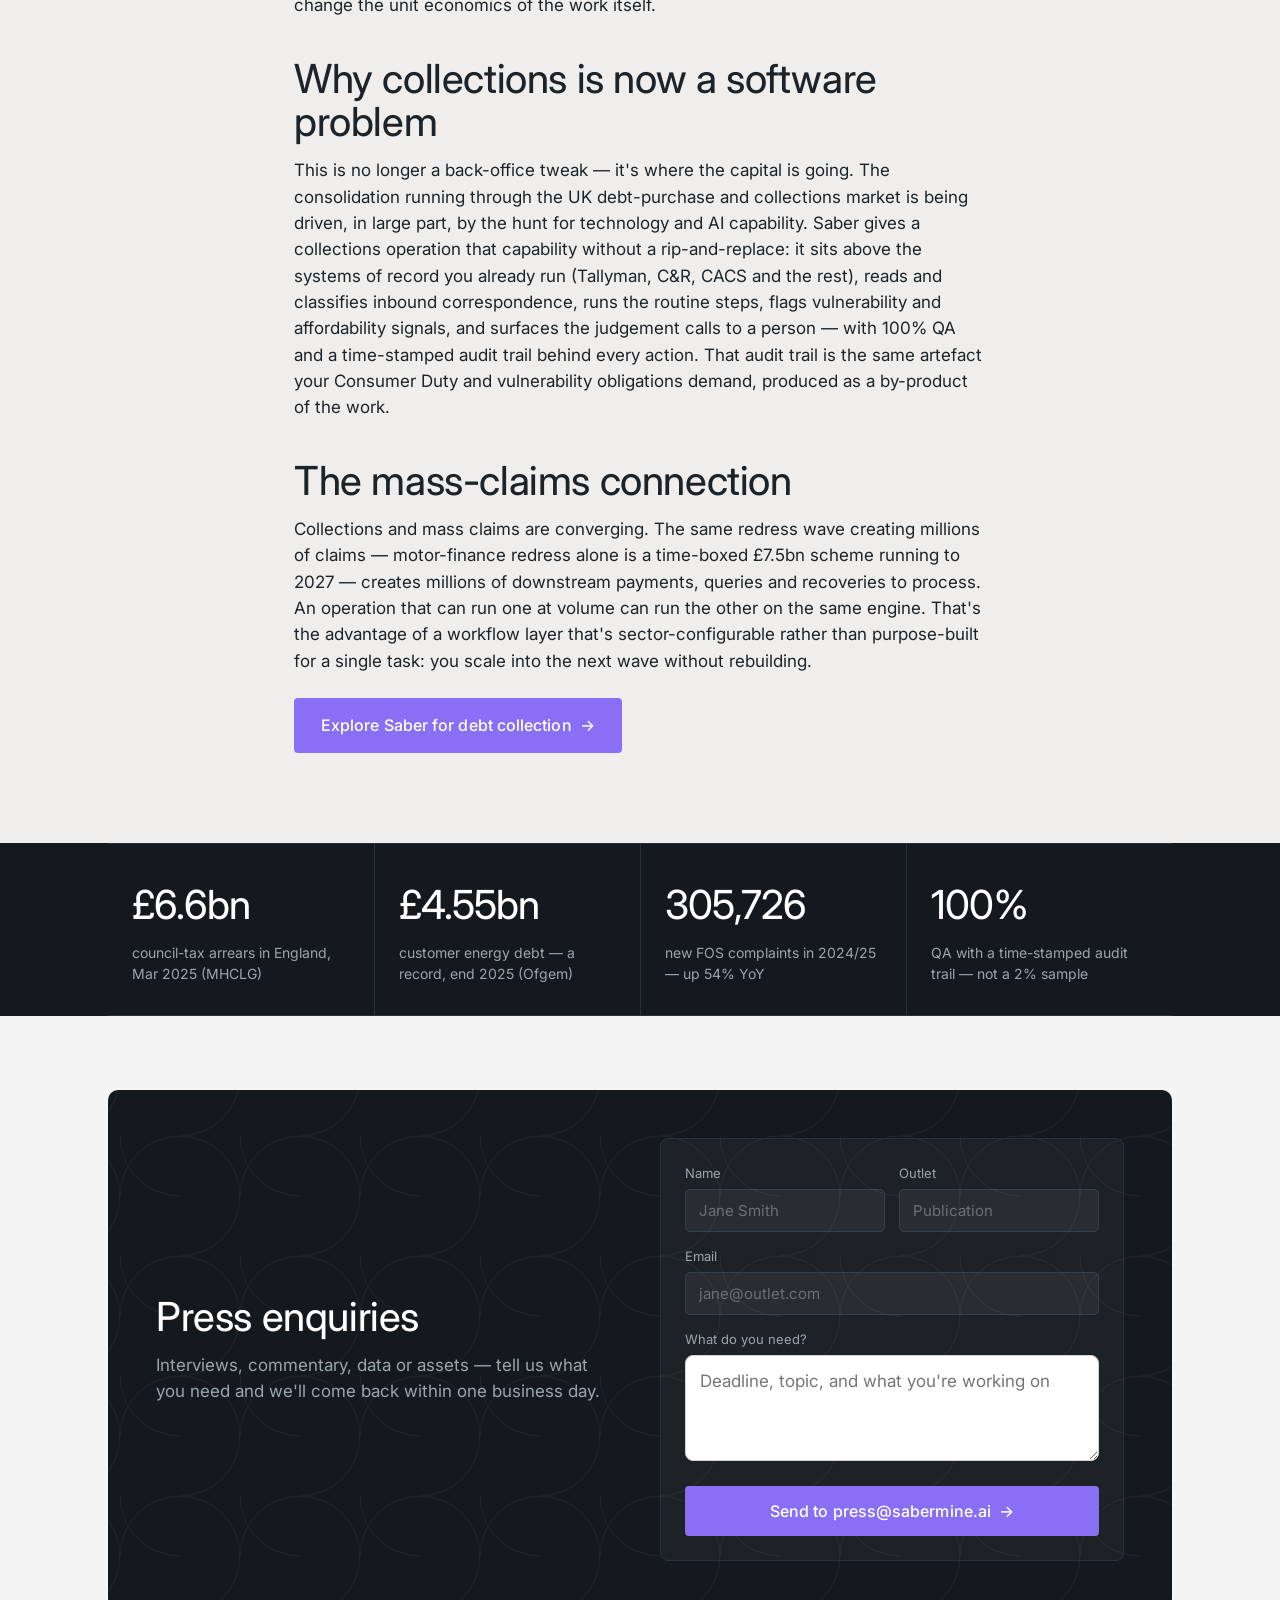
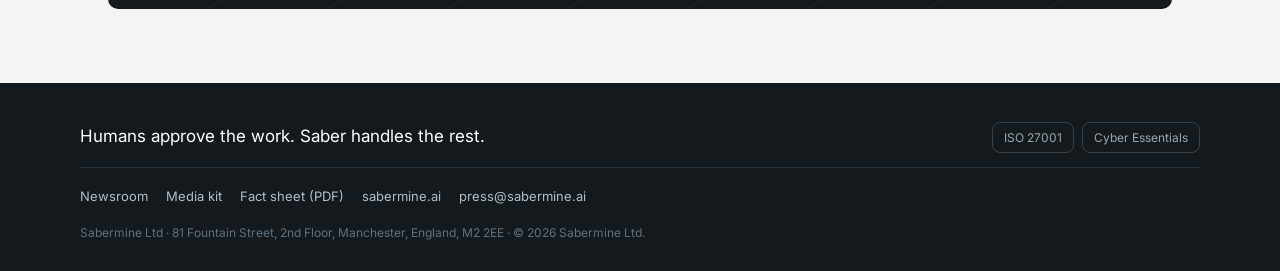
<file: press-site-v4/news-debt-collection.html>
<!DOCTYPE html>
<html lang="en">
<head>
<meta charset="utf-8">
<meta name="viewport" content="width=device-width, initial-scale=1">
<title>Saber — The collections squeeze: more debt, tighter rules, no more headcount</title>
<meta name="description" content="UK arrears are at record highs just as conduct rules tighten and cost-to-collect climbs. Why high-volume collections is now a software problem — and how Saber's claims engine maps to it.">
<link rel="preconnect" href="https://fonts.googleapis.com">
<link rel="preconnect" href="https://fonts.gstatic.com" crossorigin>
<link href="https://fonts.googleapis.com/css2?family=Inter:wght@300;400;500;600&display=swap" rel="stylesheet">
<link rel="stylesheet" href="assets/saber.css">
<style>
/* press-site standalone chrome */
.pnav{position:sticky;top:0;z-index:50;background:#1C2429;border-bottom:1px solid #28323b}
.pnav-in{max-width:1120px;margin:0 auto;padding:12px 24px;display:flex;align-items:center;gap:18px}
.pbrand{display:flex;align-items:center;gap:9px;color:#fff;text-decoration:none;margin-right:auto}
.pbrand img{height:23px}
.pbrand .ptag{font-size:10px;letter-spacing:.14em;text-transform:uppercase;color:#67D1EC;border:1px solid #2c4a55;border-radius:100px;padding:2px 8px}
.plinks{display:flex;gap:6px;flex-wrap:wrap}
.plinks a{color:#aebfcb;text-decoration:none;font-size:14px;padding:8px 11px;border-radius:6px}
.plinks a:hover{color:#fff;background:rgba(255,255,255,.06)}
.pcta{background:#896FF6;color:#fff;text-decoration:none;font-size:14px;font-weight:500;padding:9px 16px;border-radius:4px;white-space:nowrap}
.pcta:hover{background:#7858f0}
.page-hero .cta-row{margin-top:32px}
.form textarea{width:100%;padding:12px 14px;border:1px solid #D0D5D2;border-radius:8px;font:inherit;background:#fff;color:#1C2429;resize:vertical;box-sizing:border-box}
@media(max-width:820px){.plinks{display:none}}
.pfoot{background:#14191D;color:#9AA6AE;padding:40px 24px 28px}
.pfoot-in,.pfoot-links,.pfoot-addr{max-width:1120px;margin:0 auto}
.pfoot-in{display:flex;justify-content:space-between;align-items:center;flex-wrap:wrap;gap:16px;padding-bottom:18px;border-bottom:1px solid #28323b}
.pfoot-tag{color:#fff;font-size:17px}
.pfoot-badges span{border:1px solid #36424b;border-radius:8px;padding:7px 11px;font-size:12px;margin-left:8px}
.pfoot-links{display:flex;gap:18px;flex-wrap:wrap;padding:18px 0;font-size:13px}
.pfoot-links a{color:#aebfcb;text-decoration:none}.pfoot-links a:hover{color:#fff}
.pfoot-addr{font-size:12px;color:#5f7180}
</style>
</head>
<body data-page="blog">
<a class="skip" href="#main">Skip to content</a>
<header class="pnav">
  <div class="pnav-in">
    <a class="pbrand" href="index.html"><img src="assets/saber-logo.svg" alt="Saber"><span class="ptag">Newsroom</span></a>
    <nav class="plinks" aria-label="Press">
      <a href="index.html">Newsroom</a>
      <a href="news-award.html">Awards</a>
      <a href="media-kit.html">Media kit</a>
      <a href="Saber_Fact_Sheet.pdf">Fact sheet</a>
      <a href="https://www.sabermine.ai/" target="_blank" rel="noopener">Main site &#8599;</a>
    </nav>
    <a class="pcta" href="#press">Press enquiries &#8594;</a>
  </div>
</header>

<main id="main">

<section class="page-hero dark motif">
<div class="wrap">
  <div class="eyebrow">Perspective · Debt collection</div>
  <h1>More debt, tighter rules, no more headcount.</h1>
  <p class="sub">UK arrears are at record highs just as conduct rules tighten and cost-to-collect climbs. That combination is exactly what high-volume automation — with a human in the loop — is built to solve.</p>
</div>
</section>

<section class="sec" style="background:var(--bg-light)">
<div class="wrap prose reveal">
  <p class="lead">We built Saber to run mass-litigation claims at volume — millions of near-identical cases, on a clock, with the evidence and audit trail to prove every decision. Collections is the same problem wearing different clothes: huge inbound volume, document- and contact-heavy work, and a regulator watching how you treat people. As the recognition behind our recent UK StartUp Awards wins shows, that engine is proven at scale. Collections is where it goes next.</p>

  <h2>A rising tide of arrears</h2>
  <p>Council-tax arrears in England reached £6.6bn outstanding at the end of March 2025, up around 10% in a year (MHCLG). Customer energy debt hit a record £4.55bn by the end of 2025 — its twelfth consecutive quarterly rise, with roughly 3.6 million households behind (Ofgem). And the Financial Ombudsman logged 305,726 new complaints in 2024/25, up 54% year on year and the highest in six years. The pressure is concentrated in unsecured and essential-services debt — notably, mortgage arrears actually fell in 2025, so this is not a generalised credit shock but a specific, structural rise in the kinds of debt collectors handle most.</p>

  <h2>The rules got tighter at the same time</h2>
  <p>Volume would be manageable if the bar for handling it hadn't risen. The FCA's Consumer Duty, CONC 7 on arrears and recovery, and the vulnerability guidance in FG21/1 all raise the standard of care — and the Breathing Space scheme adds protected periods you have to honour. Getting it wrong is no longer just a cost line; it's a conduct and reputational risk. Every contact has to be appropriate, evidenced and consistent, across millions of accounts.</p>
  <blockquote>The hard part of modern collections isn't recovering the money. It's recovering it at volume while proving, on every single account, that you treated the customer fairly.</blockquote>

  <h2>Cost-to-collect is the trap</h2>
  <p>The instinct is to add people. But headcount scales cost linearly while margins on collected debt are thin and getting thinner — which is precisely why the sector's biggest players have spent the last two years restructuring rather than expanding. You can't staff your way to both higher recovery and lower cost-to-collect. You have to change the unit economics of the work itself.</p>

  <h2>Why collections is now a software problem</h2>
  <p>This is no longer a back-office tweak — it's where the capital is going. The consolidation running through the UK debt-purchase and collections market is being driven, in large part, by the hunt for technology and AI capability. Saber gives a collections operation that capability without a rip-and-replace: it sits above the systems of record you already run (Tallyman, C&amp;R, CACS and the rest), reads and classifies inbound correspondence, runs the routine steps, flags vulnerability and affordability signals, and surfaces the judgement calls to a person — with 100% QA and a time-stamped audit trail behind every action. That audit trail is the same artefact your Consumer Duty and vulnerability obligations demand, produced as a by-product of the work.</p>

  <h2>The mass-claims connection</h2>
  <p>Collections and mass claims are converging. The same redress wave creating millions of claims — motor-finance redress alone is a time-boxed £7.5bn scheme running to 2027 — creates millions of downstream payments, queries and recoveries to process. An operation that can run one at volume can run the other on the same engine. That's the advantage of a workflow layer that's sector-configurable rather than purpose-built for a single task: you scale into the next wave without rebuilding.</p>
  <p style="margin-top:24px"><a class="btn btn-primary" href="debt-collection.html">Explore Saber for debt collection <span class="arrow">&#8594;</span></a></p>
</div>
</section>

<!-- STAT BAND -->
<section class="dark deep">
<div class="wrap">
  <div class="stats">
    <div class="stat"><div class="num">£6.6bn</div><div class="lab">council-tax arrears in England, Mar 2025 (MHCLG)</div></div>
    <div class="stat"><div class="num">£4.55bn</div><div class="lab">customer energy debt — a record, end 2025 (Ofgem)</div></div>
    <div class="stat"><div class="num">305,726</div><div class="lab">new FOS complaints in 2024/25 — up 54% YoY</div></div>
    <div class="stat"><div class="num">100%</div><div class="lab">QA with a time-stamped audit trail — not a 2% sample</div></div>
  </div>
</div>
</section>

<section class="sec" id="press" style="background:var(--bg-panel)">
<div class="wrap">
  <div class="cta-panel motif reveal">
    <div>
      <h2>Press enquiries</h2>
      <p>Interviews, commentary, data or assets &mdash; tell us what you need and we'll come back within one business day.</p>
    </div>
    <form class="form" data-press>
      <div class="two">
        <div><label for="pname">Name</label><input id="pname" type="text" required placeholder="Jane Smith"></div>
        <div><label for="poutlet">Outlet</label><input id="poutlet" type="text" placeholder="Publication"></div>
      </div>
      <div><label for="pemail">Email</label><input id="pemail" type="email" required placeholder="jane@outlet.com"></div>
      <div><label for="pmsg">What do you need?</label><textarea id="pmsg" rows="3" placeholder="Deadline, topic, and what you're working on"></textarea></div>
      <button class="btn btn-primary" type="submit">Send to press@sabermine.ai <span class="arrow">&#8594;</span></button>
      <p class="ok">Thanks &mdash; your email app will open addressed to press@sabermine.ai.</p>
    </form>
  </div>
</div>
</section>

</main>
<footer class="pfoot">
  <div class="pfoot-in">
    <div class="pfoot-tag">Humans approve the work. Saber handles the rest.</div>
    <div class="pfoot-badges"><span>ISO 27001</span><span>Cyber Essentials</span></div>
  </div>
  <div class="pfoot-links"><a href="index.html">Newsroom</a><a href="media-kit.html">Media kit</a><a href="Saber_Fact_Sheet.pdf">Fact sheet (PDF)</a><a href="https://www.sabermine.ai/" target="_blank" rel="noopener">sabermine.ai</a><a href="mailto:press@sabermine.ai">press@sabermine.ai</a></div>
  <div class="pfoot-addr">Sabermine Ltd &middot; 81 Fountain Street, 2nd Floor, Manchester, England, M2 2EE &middot; &copy; 2026 Sabermine Ltd.</div>
</footer>
<script src="assets/press.js"></script>
</body>
</html>
</file>
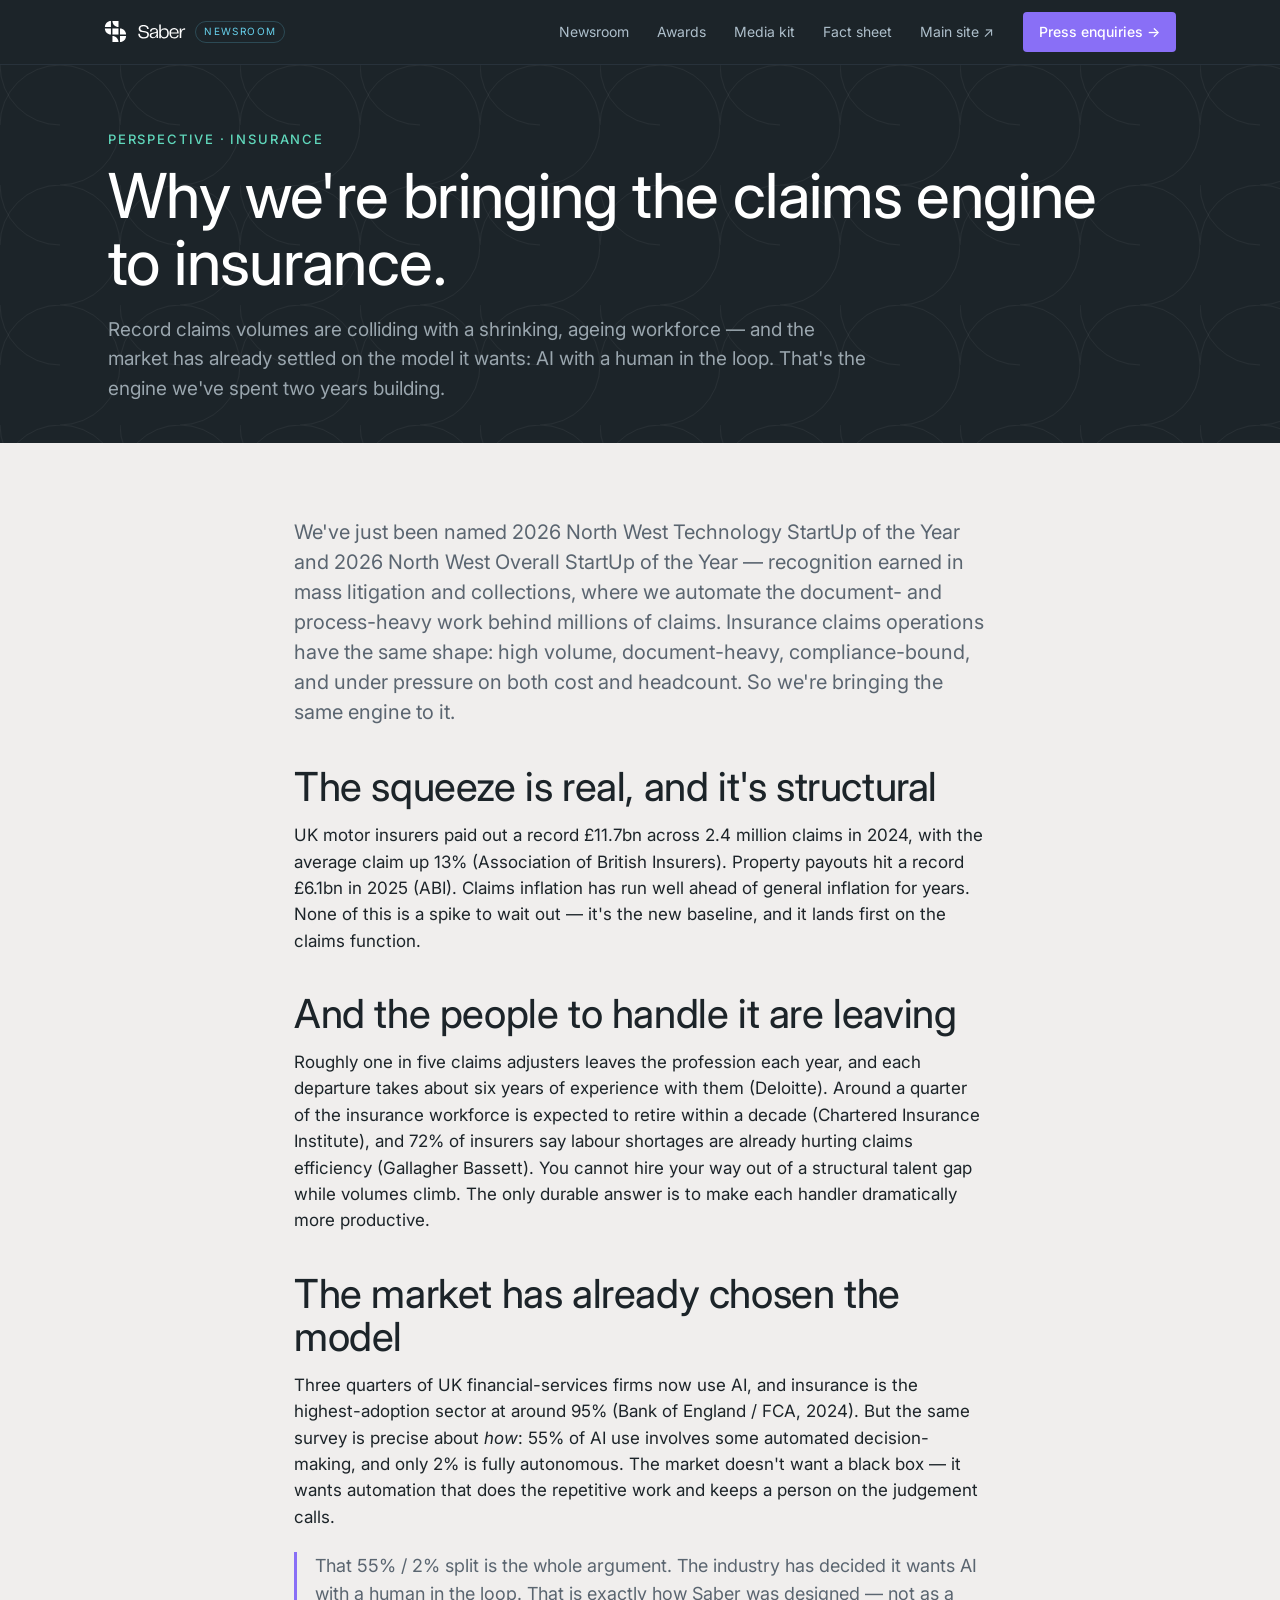
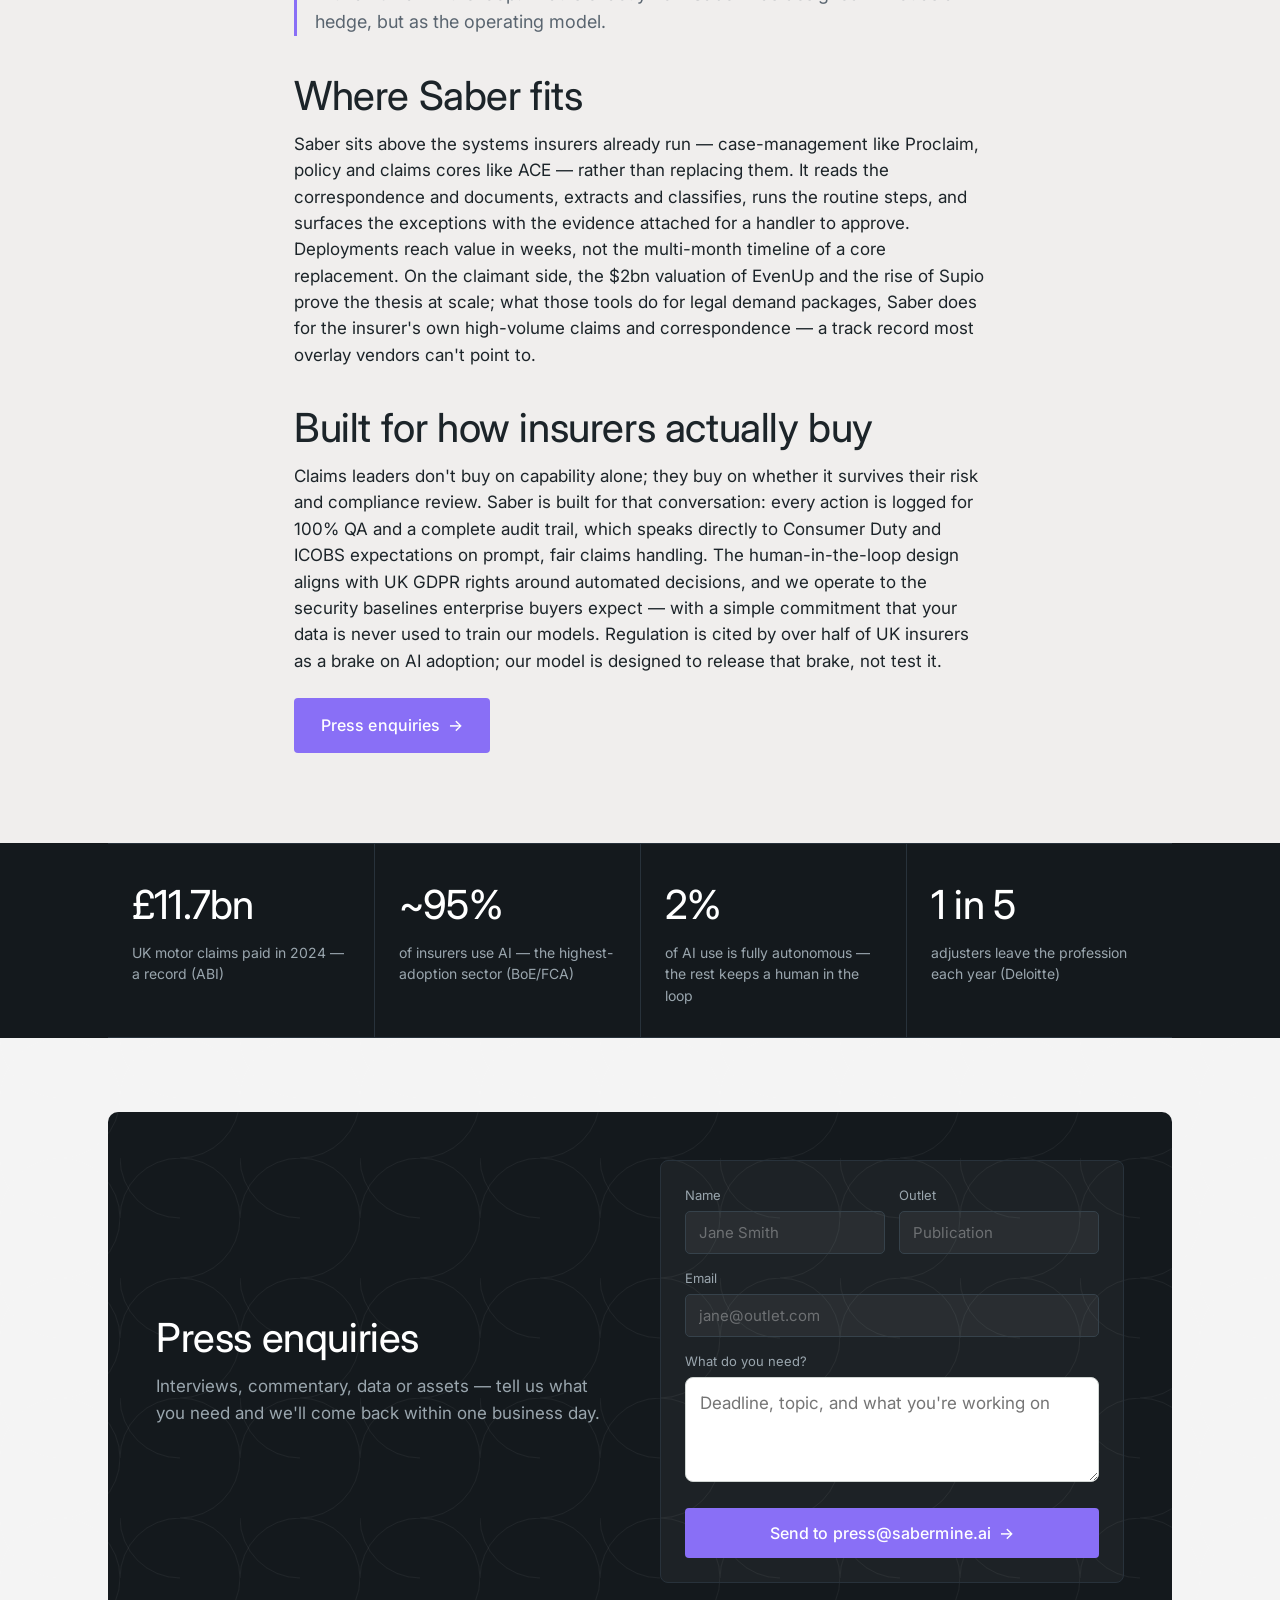
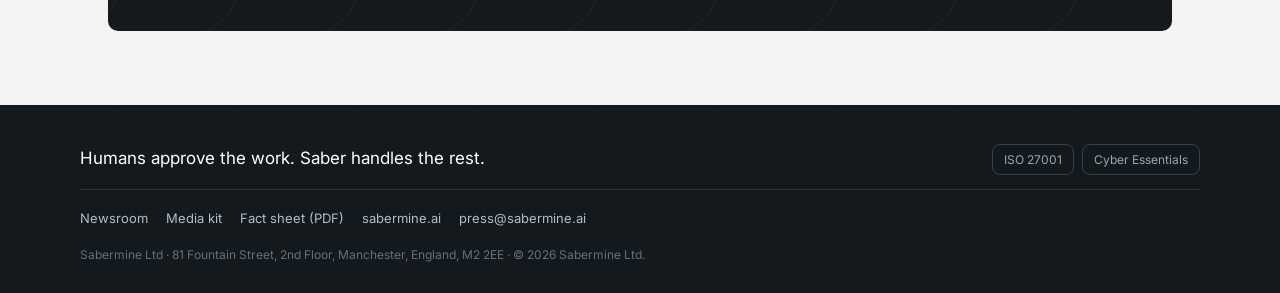
<file: press-site-v4/news-insurance.html>
<!DOCTYPE html>
<html lang="en">
<head>
<meta charset="utf-8">
<meta name="viewport" content="width=device-width, initial-scale=1">
<title>Saber — Why we're bringing the claims engine to insurance</title>
<meta name="description" content="Record claims volumes, a shrinking workforce and a market that wants AI with a human in the loop. Why Saber is extending its high-volume claims engine into insurance operations.">
<link rel="preconnect" href="https://fonts.googleapis.com">
<link rel="preconnect" href="https://fonts.gstatic.com" crossorigin>
<link href="https://fonts.googleapis.com/css2?family=Inter:wght@300;400;500;600&display=swap" rel="stylesheet">
<link rel="stylesheet" href="assets/saber.css">
<style>
/* press-site standalone chrome */
.pnav{position:sticky;top:0;z-index:50;background:#1C2429;border-bottom:1px solid #28323b}
.pnav-in{max-width:1120px;margin:0 auto;padding:12px 24px;display:flex;align-items:center;gap:18px}
.pbrand{display:flex;align-items:center;gap:9px;color:#fff;text-decoration:none;margin-right:auto}
.pbrand img{height:23px}
.pbrand .ptag{font-size:10px;letter-spacing:.14em;text-transform:uppercase;color:#67D1EC;border:1px solid #2c4a55;border-radius:100px;padding:2px 8px}
.plinks{display:flex;gap:6px;flex-wrap:wrap}
.plinks a{color:#aebfcb;text-decoration:none;font-size:14px;padding:8px 11px;border-radius:6px}
.plinks a:hover{color:#fff;background:rgba(255,255,255,.06)}
.pcta{background:#896FF6;color:#fff;text-decoration:none;font-size:14px;font-weight:500;padding:9px 16px;border-radius:4px;white-space:nowrap}
.pcta:hover{background:#7858f0}
.page-hero .cta-row{margin-top:32px}
.form textarea{width:100%;padding:12px 14px;border:1px solid #D0D5D2;border-radius:8px;font:inherit;background:#fff;color:#1C2429;resize:vertical;box-sizing:border-box}
@media(max-width:820px){.plinks{display:none}}
.pfoot{background:#14191D;color:#9AA6AE;padding:40px 24px 28px}
.pfoot-in,.pfoot-links,.pfoot-addr{max-width:1120px;margin:0 auto}
.pfoot-in{display:flex;justify-content:space-between;align-items:center;flex-wrap:wrap;gap:16px;padding-bottom:18px;border-bottom:1px solid #28323b}
.pfoot-tag{color:#fff;font-size:17px}
.pfoot-badges span{border:1px solid #36424b;border-radius:8px;padding:7px 11px;font-size:12px;margin-left:8px}
.pfoot-links{display:flex;gap:18px;flex-wrap:wrap;padding:18px 0;font-size:13px}
.pfoot-links a{color:#aebfcb;text-decoration:none}.pfoot-links a:hover{color:#fff}
.pfoot-addr{font-size:12px;color:#5f7180}
</style>
</head>
<body data-page="blog">
<a class="skip" href="#main">Skip to content</a>
<header class="pnav">
  <div class="pnav-in">
    <a class="pbrand" href="index.html"><img src="assets/saber-logo.svg" alt="Saber"><span class="ptag">Newsroom</span></a>
    <nav class="plinks" aria-label="Press">
      <a href="index.html">Newsroom</a>
      <a href="news-award.html">Awards</a>
      <a href="media-kit.html">Media kit</a>
      <a href="Saber_Fact_Sheet.pdf">Fact sheet</a>
      <a href="https://www.sabermine.ai/" target="_blank" rel="noopener">Main site &#8599;</a>
    </nav>
    <a class="pcta" href="#press">Press enquiries &#8594;</a>
  </div>
</header>

<main id="main">

<section class="page-hero dark motif">
<div class="wrap">
  <div class="eyebrow">Perspective · Insurance</div>
  <h1>Why we're bringing the claims engine to insurance.</h1>
  <p class="sub">Record claims volumes are colliding with a shrinking, ageing workforce — and the market has already settled on the model it wants: AI with a human in the loop. That's the engine we've spent two years building.</p>
</div>
</section>

<section class="sec" style="background:var(--bg-light)">
<div class="wrap prose reveal">
  <p class="lead">We've just been named 2026 North West Technology StartUp of the Year and 2026 North West Overall StartUp of the Year — recognition earned in mass litigation and collections, where we automate the document- and process-heavy work behind millions of claims. Insurance claims operations have the same shape: high volume, document-heavy, compliance-bound, and under pressure on both cost and headcount. So we're bringing the same engine to it.</p>

  <h2>The squeeze is real, and it's structural</h2>
  <p>UK motor insurers paid out a record £11.7bn across 2.4 million claims in 2024, with the average claim up 13% (Association of British Insurers). Property payouts hit a record £6.1bn in 2025 (ABI). Claims inflation has run well ahead of general inflation for years. None of this is a spike to wait out — it's the new baseline, and it lands first on the claims function.</p>

  <h2>And the people to handle it are leaving</h2>
  <p>Roughly one in five claims adjusters leaves the profession each year, and each departure takes about six years of experience with them (Deloitte). Around a quarter of the insurance workforce is expected to retire within a decade (Chartered Insurance Institute), and 72% of insurers say labour shortages are already hurting claims efficiency (Gallagher Bassett). You cannot hire your way out of a structural talent gap while volumes climb. The only durable answer is to make each handler dramatically more productive.</p>

  <h2>The market has already chosen the model</h2>
  <p>Three quarters of UK financial-services firms now use AI, and insurance is the highest-adoption sector at around 95% (Bank of England / FCA, 2024). But the same survey is precise about <em>how</em>: 55% of AI use involves some automated decision-making, and only 2% is fully autonomous. The market doesn't want a black box — it wants automation that does the repetitive work and keeps a person on the judgement calls.</p>
  <blockquote>That 55% / 2% split is the whole argument. The industry has decided it wants AI with a human in the loop. That is exactly how Saber was designed — not as a hedge, but as the operating model.</blockquote>

  <h2>Where Saber fits</h2>
  <p>Saber sits above the systems insurers already run — case-management like Proclaim, policy and claims cores like ACE — rather than replacing them. It reads the correspondence and documents, extracts and classifies, runs the routine steps, and surfaces the exceptions with the evidence attached for a handler to approve. Deployments reach value in weeks, not the multi-month timeline of a core replacement. On the claimant side, the $2bn valuation of EvenUp and the rise of Supio prove the thesis at scale; what those tools do for legal demand packages, Saber does for the insurer's own high-volume claims and correspondence — a track record most overlay vendors can't point to.</p>

  <h2>Built for how insurers actually buy</h2>
  <p>Claims leaders don't buy on capability alone; they buy on whether it survives their risk and compliance review. Saber is built for that conversation: every action is logged for 100% QA and a complete audit trail, which speaks directly to Consumer Duty and ICOBS expectations on prompt, fair claims handling. The human-in-the-loop design aligns with UK GDPR rights around automated decisions, and we operate to the security baselines enterprise buyers expect — with a simple commitment that your data is never used to train our models. Regulation is cited by over half of UK insurers as a brake on AI adoption; our model is designed to release that brake, not test it.</p>
  <p style="margin-top:24px"><a class="btn btn-primary" href="#press">Press enquiries <span class="arrow">&#8594;</span></a></p>
</div>
</section>

<!-- STAT BAND -->
<section class="dark deep">
<div class="wrap">
  <div class="stats">
    <div class="stat"><div class="num">£11.7bn</div><div class="lab">UK motor claims paid in 2024 — a record (ABI)</div></div>
    <div class="stat"><div class="num">~95%</div><div class="lab">of insurers use AI — the highest-adoption sector (BoE/FCA)</div></div>
    <div class="stat"><div class="num">2%</div><div class="lab">of AI use is fully autonomous — the rest keeps a human in the loop</div></div>
    <div class="stat"><div class="num">1 in 5</div><div class="lab">adjusters leave the profession each year (Deloitte)</div></div>
  </div>
</div>
</section>

<section class="sec" id="press" style="background:var(--bg-panel)">
<div class="wrap">
  <div class="cta-panel motif reveal">
    <div>
      <h2>Press enquiries</h2>
      <p>Interviews, commentary, data or assets &mdash; tell us what you need and we'll come back within one business day.</p>
    </div>
    <form class="form" data-press>
      <div class="two">
        <div><label for="pname">Name</label><input id="pname" type="text" required placeholder="Jane Smith"></div>
        <div><label for="poutlet">Outlet</label><input id="poutlet" type="text" placeholder="Publication"></div>
      </div>
      <div><label for="pemail">Email</label><input id="pemail" type="email" required placeholder="jane@outlet.com"></div>
      <div><label for="pmsg">What do you need?</label><textarea id="pmsg" rows="3" placeholder="Deadline, topic, and what you're working on"></textarea></div>
      <button class="btn btn-primary" type="submit">Send to press@sabermine.ai <span class="arrow">&#8594;</span></button>
      <p class="ok">Thanks &mdash; your email app will open addressed to press@sabermine.ai.</p>
    </form>
  </div>
</div>
</section>

</main>
<footer class="pfoot">
  <div class="pfoot-in">
    <div class="pfoot-tag">Humans approve the work. Saber handles the rest.</div>
    <div class="pfoot-badges"><span>ISO 27001</span><span>Cyber Essentials</span></div>
  </div>
  <div class="pfoot-links"><a href="index.html">Newsroom</a><a href="media-kit.html">Media kit</a><a href="Saber_Fact_Sheet.pdf">Fact sheet (PDF)</a><a href="https://www.sabermine.ai/" target="_blank" rel="noopener">sabermine.ai</a><a href="mailto:press@sabermine.ai">press@sabermine.ai</a></div>
  <div class="pfoot-addr">Sabermine Ltd &middot; 81 Fountain Street, 2nd Floor, Manchester, England, M2 2EE &middot; &copy; 2026 Sabermine Ltd.</div>
</footer>
<script src="assets/press.js"></script>
</body>
</html>
</file>
<file: press-site-v2/assets/saber.css>
/* ============================================================================
   Saber — shared design system (matched to the Insurance Forensics reference)
   PP Mori · #F0EEED / #1C2429 · purple #896FF6 primary · orange #F68722 accent
   ============================================================================ */

/* Brand font — falls back to Inter if the licensed files aren't reachable off-domain */
@font-face{font-family:"PP Mori";font-weight:200;font-display:swap;src:url("https://www.sabermine.ai/fonts/mori/PPMori-Extralight.woff2") format("woff2");}
@font-face{font-family:"PP Mori";font-weight:400;font-display:swap;src:url("https://www.sabermine.ai/fonts/mori/PPMori-Regular.woff2") format("woff2");}
@font-face{font-family:"PP Mori";font-weight:600;font-display:swap;src:url("https://www.sabermine.ai/fonts/mori/PPMori-SemiBold.woff2") format("woff2");}

:root{
  --bg-light:#F0EEED; --bg-panel:#F4F4F4; --bg-dark:#1C2429; --bg-deep:#14191D;
  --slate:#39464F; --border:#D0D5D2; --ink:#1C2429; --on-dark:#FFFFFF;
  --muted-light:#5A6570; --muted-dark:#9AA6AE;
  --blue:#1863DC; --purple:#896FF6; --mint:#60D8BC; --cyan:#67D1EC; --orange:#F68722; --pink:#ED678B;
  --font:"PP Mori","Inter",system-ui,sans-serif; --radius:6px;
}
*{box-sizing:border-box;margin:0;padding:0}
html{scroll-behavior:smooth}
body{font-family:var(--font);font-weight:400;color:var(--ink);background:var(--bg-light);line-height:1.55;-webkit-font-smoothing:antialiased;font-size:17px}
h1,h2,h3,h4{font-weight:450;letter-spacing:-0.01em;line-height:1.08}
h1{font-size:clamp(34px,5vw,62px)}
h2{font-size:clamp(26px,3.4vw,40px)}
h3{font-size:21px}
.wrap{max-width:1120px;margin:0 auto;padding:0 28px}
.muted{color:var(--muted-light)}
.eyebrow{font-size:13px;letter-spacing:.14em;text-transform:uppercase;color:var(--slate);font-weight:500}
a{color:inherit;text-decoration:none}
section{position:relative;overflow:hidden}
img{max-width:100%;display:block}
@media(prefers-reduced-motion:reduce){html{scroll-behavior:auto}}

/* accessibility */
.skip{position:absolute;left:-9999px;top:auto}
.skip:focus{left:14px;top:12px;z-index:60;background:#fff;color:var(--ink);padding:10px 16px;border-radius:4px;box-shadow:0 6px 20px rgba(20,25,29,.2)}
:focus-visible{outline:2px solid var(--purple);outline-offset:2px;border-radius:3px}

/* buttons */
.btn{display:inline-flex;align-items:center;gap:.5em;padding:14px 26px;border-radius:4px;font-weight:500;font-size:16px;letter-spacing:.005em;transition:.2s;cursor:pointer;border:1px solid transparent;font-family:inherit}
.btn .arrow{transition:transform .2s}
.btn:hover .arrow{transform:translateX(4px)}
.btn-primary{background:var(--purple);color:#fff}
.btn-primary:hover{background:#7858f0}
.btn-ghost{background:transparent;border-color:var(--border);color:var(--ink)}
.btn-ghost.on-dark{border-color:#36424b;color:#fff}
.btn-ghost:hover{border-color:var(--slate)}
.btn-sm{padding:9px 16px;font-size:14px}
.micro{font-size:13px;color:var(--muted-light);margin-top:14px}
.on-dark .micro,.dark .micro{color:var(--muted-dark)}

/* dark sections */
.dark{background:var(--bg-dark);color:var(--on-dark)}
.dark h1,.dark h2,.dark h3,.dark h4{color:#fff}
.dark .eyebrow{color:var(--mint)}
.deep{background:var(--bg-deep)}

/* quarter-circle motif */
.motif::before{content:"";position:absolute;inset:0;background-image:url("data:image/svg+xml;utf8,<svg xmlns='http://www.w3.org/2000/svg' width='120' height='120' viewBox='0 0 120 120'><g fill='none' stroke='%23ffffff' stroke-opacity='0.05' stroke-width='1'><path d='M0 60 A60 60 0 0 1 60 0'/><path d='M120 60 A60 60 0 0 1 60 120'/><path d='M60 0 A60 60 0 0 1 120 60'/><path d='M0 60 A60 60 0 0 1 60 120' transform='rotate(180 30 60)'/></g></svg>");background-size:120px 120px;pointer-events:none}
.motif>*{position:relative}

/* ---- NAV ---------------------------------------------------------------- */
.nav{position:sticky;top:0;z-index:50;background:rgba(240,238,237,.85);backdrop-filter:blur(10px);border-bottom:1px solid var(--border)}
.nav-in{display:flex;align-items:center;justify-content:space-between;height:64px}
.logo{display:flex;align-items:center;color:var(--ink)}
.logo .logo-img{height:36px;width:auto;display:block}
.nav-links{display:flex;align-items:center;gap:30px;font-size:14.5px}
.nav-links a{color:var(--muted-light);transition:.15s}
.nav-links a:hover{color:var(--ink)}
.nav-links a.active{color:var(--ink);font-weight:500}
.nav-cta{display:flex;align-items:center;gap:12px}
.nav-toggle{display:none;width:42px;height:42px;align-items:center;justify-content:center;border:none;background:transparent;cursor:pointer;color:var(--ink)}
.mobile{display:none;border-bottom:1px solid var(--border);background:var(--bg-light);padding:14px 0}
.mobile a{display:block;padding:9px 28px;color:var(--muted-light);font-size:15px}
.mobile a.active{color:var(--ink);font-weight:500}
.mobile .btn{margin:10px 28px 4px;justify-content:center}
.dark-nav .logo{color:#fff}
.dark-nav.nav{background:rgba(28,36,41,.82);border-bottom-color:#28323b}
.dark-nav .nav-links a{color:var(--muted-dark)}
.dark-nav .nav-links a:hover,.dark-nav .nav-links a.active{color:#fff}

/* ---- HERO --------------------------------------------------------------- */
.hero{padding:54px 0 70px}
.hero-grid{display:grid;grid-template-columns:1fr 1.08fr;gap:48px;align-items:center}
.hero h1{margin:18px 0 18px}
.hero p.sub{font-size:18px;color:var(--muted-dark);max-width:32em;margin-bottom:26px}
.cta-row{display:flex;flex-wrap:wrap;gap:12px}
.badge-pill{display:inline-flex;align-items:center;gap:8px;font-size:12.5px;letter-spacing:.04em;color:var(--mint);border:1px solid #36424b;border-radius:999px;padding:6px 13px}
.badge-pill .dot{width:6px;height:6px;border-radius:50%;background:var(--mint)}

/* framed product shot */
.frame{border-radius:8px;border:1px solid #2a343d;background:var(--bg-deep);padding:12px;box-shadow:0 28px 70px rgba(12,16,20,.4)}
.frame .bar{display:flex;align-items:center;gap:6px;padding:8px 6px 12px}
.frame .bar i{width:9px;height:9px;border-radius:50%;background:#3a454e;display:inline-block}
.frame .bar .ttl{margin-left:8px;font-size:11px;color:var(--muted-dark)}
.frame .screen{border-radius:5px;overflow:hidden;background:#fff}
.frame .screen img{width:100%;height:auto}
.frame .rows{padding:16px;background:#fff}
.row-item{display:flex;align-items:center;justify-content:space-between;border:1px solid var(--border);border-radius:4px;padding:10px 12px;font-size:12.5px;color:var(--ink);margin-bottom:8px}
.row-item:last-child{margin-bottom:0}
.row-item .l{display:flex;align-items:center;gap:8px}
.row-item .d{width:7px;height:7px;border-radius:50%}
.tag{font-size:10.5px;font-weight:500;border-radius:999px;padding:2px 9px}
.cap{margin-top:8px;text-align:center;font-size:11px;color:var(--muted-dark)}

/* kit mockup (insurance) */
.kit{position:relative;height:380px}
.kitcard{position:absolute;width:268px;height:340px;border-radius:8px;background:var(--bg-deep);box-shadow:0 24px 60px rgba(20,25,29,.28);padding:26px;color:#fff;overflow:hidden}
.kitcard.back{transform:rotate(8deg) translate(60px,18px);opacity:.55}
.kitcard.front{transform:rotate(-5deg)}
.kitcard .qc{position:absolute;width:90px;height:90px;border:14px solid var(--purple);border-radius:0 0 0 90px;border-top:none;border-right:none;right:18px;top:24px;opacity:.9}
.kitcard .qc2{position:absolute;width:60px;height:60px;background:var(--mint);border-radius:90px 0 0 0;left:0;bottom:0}
.kitcard .klabel{font-size:11px;letter-spacing:.12em;text-transform:uppercase;color:var(--muted-dark);margin-bottom:14px}
.kitcard h4{font-size:22px;font-weight:450;line-height:1.15;letter-spacing:-.01em}
.kitcard .foot{position:absolute;bottom:22px;left:26px;font-size:11px;color:var(--muted-dark)}

/* ---- STAT BAND ---------------------------------------------------------- */
.stats{display:grid;grid-template-columns:repeat(4,1fr);gap:0;border-top:1px solid var(--border);border-bottom:1px solid var(--border)}
.stats.cols-3{grid-template-columns:repeat(3,1fr)}
.dark .stats{border-color:#28323b}
.stat{padding:30px 24px;border-left:1px solid var(--border)}
.dark .stat{border-color:#28323b}
.stat:first-child{border-left:none}
.stat .num{font-size:40px;font-weight:450;letter-spacing:-.02em}
.stat .lab{font-size:14px;color:var(--muted-light);margin-top:6px;max-width:18em}
.dark .stat .lab{color:var(--muted-dark)}
.stat .num .cur{color:inherit}
.num.c-orange{color:var(--orange)}.num.c-cyan{color:var(--cyan)}.num.c-pink{color:var(--pink)}.num.c-purple{color:var(--purple)}.num.c-mint{color:var(--mint)}

/* ---- LOGO STRIP --------------------------------------------------------- */
.logos{display:flex;flex-wrap:wrap;justify-content:space-between;align-items:center;gap:32px;padding:34px 0}
.logos span{color:var(--slate);font-size:15px;letter-spacing:.04em;opacity:.8;font-weight:500}
.logos img{height:50px;width:auto;display:block;object-fit:contain;filter:grayscale(1);opacity:.85}
.logostrip{padding:0}
.logostrip img{width:100%;height:auto;display:block;filter:grayscale(1);opacity:.82}
.logos-label{text-align:center;font-size:12.5px;letter-spacing:.04em;color:var(--muted-light);margin-bottom:16px}

/* ---- SECTIONS ----------------------------------------------------------- */
.sec{padding:74px 0}
.sec-head{text-align:center;max-width:34em;margin:0 auto 44px}
.sec-head p{color:var(--muted-light);margin-top:14px}
.dark .sec-head p{color:var(--muted-dark)}
.sec-head.left{text-align:left;margin-left:0}

/* dark cards grid (insurance "what's inside") */
.grid3{display:grid;grid-template-columns:repeat(3,1fr);gap:18px}
.grid4{display:grid;grid-template-columns:repeat(4,1fr);gap:18px}
.grid2{display:grid;grid-template-columns:repeat(2,1fr);gap:18px}
.card{background:var(--bg-deep);border:1px solid #28323b;border-radius:var(--radius);padding:26px;min-height:178px;display:flex;flex-direction:column}
.card h3{margin-bottom:10px;font-weight:500;color:#fff}
.card p{color:var(--muted-dark);font-size:14.5px;flex:1}
.card .ce{margin-top:16px;font-size:13px;color:var(--mint);border-top:1px solid #28323b;padding-top:12px}

/* light cards (feature / steps) */
.card-light{background:#fff;border:1px solid var(--border);border-radius:var(--radius);padding:26px;display:flex;flex-direction:column}
.card-light h3,.card-light h4{font-weight:500;color:var(--ink)}
.card-light p{color:var(--muted-light);font-size:14.5px;margin-top:8px}
.feat-icon{width:42px;height:42px;border-radius:8px;display:inline-flex;align-items:center;justify-content:center;margin-bottom:16px}
.feat-icon svg{width:22px;height:22px}
.i-blue{background:rgba(24,99,220,.10);color:var(--blue)}
.i-mint{background:rgba(96,216,188,.18);color:#0c5d51}
.i-cyan{background:rgba(103,209,236,.18);color:#0e6c84}
.i-purple{background:rgba(137,111,246,.15);color:var(--purple)}
.i-orange{background:rgba(246,135,34,.15);color:#9a5410}
.step .n{font-size:14px;font-weight:600;color:var(--purple)}
.step h4{margin-top:8px}
.center{text-align:center}
.kicker-line{text-align:center;color:var(--muted-dark);max-width:40em;margin:34px auto 22px;font-size:15px}

/* ---- WHY NOW (forces) --------------------------------------------------- */
.why{display:grid;grid-template-columns:.85fr 1.15fr;gap:40px;align-items:start}
.imgph{border-radius:var(--radius);background:linear-gradient(135deg,#dcd9d4,#e8e6e1);aspect-ratio:4/5;display:flex;align-items:flex-end;padding:18px;color:var(--muted-light);font-size:12px;border:1px solid var(--border);overflow:hidden}
.imgph img{width:100%;height:100%;object-fit:cover}
.force{padding:22px 0;border-top:1px solid var(--border)}
.force:first-of-type{border-top:none}
.force .n{font-size:13px;color:var(--purple);font-weight:600;letter-spacing:.04em}
.force h3{margin:6px 0 8px;font-weight:500}
.force p{color:var(--muted-light);font-size:15px}

/* ---- NARRATIVE ---------------------------------------------------------- */
.narr{max-width:46em;margin:0 auto;text-align:center}
.narr h2{margin-bottom:26px}
.narr p{color:var(--muted-dark);margin-bottom:16px;font-size:17px}
.narr .em{color:#fff;font-weight:500}
.narr .em.orange{color:var(--orange)}

/* ---- PROOF -------------------------------------------------------------- */
.proof{display:grid;grid-template-columns:1fr 1fr;gap:46px;align-items:center}
.proofstats{display:grid;grid-template-columns:1fr 1fr;gap:28px 40px;margin-top:8px}
.proofstats .num{font-size:42px;font-weight:450;letter-spacing:-.02em}
.proofstats .lab{font-size:13px;color:var(--muted-light);margin-top:2px}
.dark .proofstats .lab{color:var(--muted-dark)}
.teamph{border-radius:var(--radius);background:linear-gradient(135deg,#222b33,#10161b);aspect-ratio:3/2;overflow:hidden}
.teamph img{width:100%;height:100%;object-fit:cover}

/* testimonial */
.quote{border:1px solid #28323b;border-radius:var(--radius);background:var(--bg-deep);padding:34px}
.quote .mark{font-size:30px;color:var(--mint);line-height:1}
.quote blockquote{font-size:20px;color:#fff;font-weight:400;margin:14px 0 22px;line-height:1.4}
.quote .by{display:flex;align-items:center;gap:14px}
.quote .by .ph{width:46px;height:46px;border-radius:50%;background:#2a343d;display:flex;align-items:center;justify-content:center;color:var(--muted-dark);font-size:11px;flex:none}
.quote .by .nm{color:#fff;font-weight:500;font-size:15px}
.quote .by .ti{color:var(--muted-dark);font-size:13px}

/* ---- CALCULATOR --------------------------------------------------------- */
.calc-grid{display:grid;grid-template-columns:1fr 1fr;gap:46px;align-items:center}
.calc{background:#fff;border:1px solid var(--border);border-radius:var(--radius);padding:30px}
.calc .field{display:flex;align-items:flex-end;justify-content:space-between;gap:16px}
.calc label{font-size:14px;color:var(--muted-light);font-weight:500}
.calc output{font-size:24px;font-weight:450;color:var(--ink);font-variant-numeric:tabular-nums}
.calc .field-2{display:flex;align-items:center;justify-content:space-between;gap:16px;background:var(--bg-panel);border:1px solid var(--border);border-radius:5px;padding:14px 16px;margin-top:22px}
.calc .field-2 output{font-size:19px}
.scale{display:flex;justify-content:space-between;font-size:12px;color:var(--muted-light);margin-top:8px}
.calc-out{display:grid;grid-template-columns:1fr 1fr;gap:14px;margin-top:26px}
.calc-out .tile{border-radius:5px;padding:18px}
.calc-out .tile.dark{background:var(--bg-dark)}
.calc-out .tile.purple{background:var(--purple)}
.calc-out .tile .k{font-size:11px;letter-spacing:.08em;text-transform:uppercase;color:rgba(255,255,255,.6)}
.calc-out .tile.purple .k{color:rgba(255,255,255,.8)}
.calc-out .tile .v{margin-top:8px;font-size:30px;font-weight:450;color:#fff;font-variant-numeric:tabular-nums}
.calc .note{margin-top:16px;font-size:14px;color:var(--muted-light)}
.calc .note strong{color:var(--ink);font-weight:500}
.calc .fine{margin-top:8px;font-size:11.5px;color:var(--muted-light);opacity:.8}
input[type="range"]{-webkit-appearance:none;appearance:none;width:100%;height:6px;border-radius:999px;background:var(--border);outline:none;margin-top:18px}
input[type="range"]::-webkit-slider-thumb{-webkit-appearance:none;appearance:none;width:24px;height:24px;border-radius:50%;background:var(--purple);cursor:pointer;border:4px solid #fff;box-shadow:0 2px 8px rgba(28,36,41,.25)}
input[type="range"]::-moz-range-thumb{width:24px;height:24px;border-radius:50%;background:var(--purple);cursor:pointer;border:4px solid #fff;box-shadow:0 2px 8px rgba(28,36,41,.25)}

/* ---- FINAL CTA + FORM --------------------------------------------------- */
.final{display:grid;grid-template-columns:.9fr 1.1fr;gap:44px;align-items:center;background:#fff;border:1px solid var(--border);border-radius:10px;padding:44px}
.final h2{margin-bottom:14px}
.final p{color:var(--muted-light);margin-bottom:10px;font-size:15px}
.cta-panel{background:var(--bg-deep);border-radius:10px;padding:48px;display:grid;grid-template-columns:1fr 1fr;gap:40px;align-items:center}
.cta-panel h2{color:#fff;margin-bottom:14px}
.cta-panel p{color:var(--muted-dark)}
.form{background:rgba(255,255,255,.04);border:1px solid #28323b;border-radius:8px;padding:24px;display:flex;flex-direction:column;gap:14px}
.form .two{display:grid;grid-template-columns:1fr 1fr;gap:14px}
.form label{font-size:13px;color:var(--muted-dark);display:block;margin-bottom:6px}
.form input{width:100%;background:rgba(255,255,255,.05);border:1px solid #36424b;border-radius:5px;padding:11px 13px;color:#fff;font-family:inherit;font-size:15px}
.form input::placeholder{color:rgba(255,255,255,.32)}
.form input:focus{outline:none;border-color:var(--purple)}
.form .btn{width:100%;justify-content:center;margin-top:4px}
.form .ok{display:none;text-align:center;color:var(--mint);font-size:14px}

/* ---- FOOTER ------------------------------------------------------------- */
footer{background:var(--bg-deep);color:var(--muted-dark);padding:48px 0 30px}
.foot-top{display:flex;justify-content:space-between;align-items:flex-start;flex-wrap:wrap;gap:20px;padding-bottom:24px;border-bottom:1px solid #28323b}
.foot-tag{color:#fff;font-size:18px;font-weight:450;max-width:18em}
.foot-badges{display:flex;gap:16px;align-items:center;font-size:12px;color:var(--muted-dark)}
.badge{border:1px solid #36424b;border-radius:8px;padding:8px 12px}
.foot-links{display:flex;gap:48px;flex-wrap:wrap;padding:26px 0}
.foot-links h4{color:#fff;font-size:14px;font-weight:500;margin-bottom:14px}
.foot-links a{display:block;color:var(--muted-dark);font-size:14px;padding:4px 0}
.foot-links a:hover{color:#fff}
.foot-addr{font-size:13px;line-height:1.6;color:var(--muted-dark);max-width:20em}
.foot-bot{display:flex;justify-content:space-between;flex-wrap:wrap;gap:14px;font-size:12.5px;padding-top:20px;border-top:1px solid #28323b}
.foot-bot a{margin-right:18px}
.foot-bot a:hover{color:#fff}

/* ---- NAV DROPDOWNS ------------------------------------------------------ */
.nav-links{display:flex;align-items:center;gap:6px;font-size:14.5px}
.navlink{display:inline-flex;align-items:center;gap:5px;padding:8px 12px;border-radius:5px;background:none;border:none;font-family:inherit;font-size:14.5px;color:var(--muted-dark);cursor:pointer;transition:.15s;line-height:1}
.navlink:hover{color:#fff;background:rgba(255,255,255,.06)}
.navlink.active{color:#fff}
.navlink .caret{opacity:.7;transition:transform .2s}
.navitem{position:relative}
.navitem.open .navlink .caret{transform:rotate(180deg)}
.dropdown{position:absolute;top:calc(100% + 8px);left:0;min-width:248px;background:var(--bg-deep);border:1px solid #28323b;border-radius:8px;padding:8px;box-shadow:0 20px 50px rgba(12,16,20,.45);display:none;z-index:60}
/* transparent bridge so the cursor can cross the gap without losing :hover */
.dropdown::before{content:"";position:absolute;left:0;right:0;top:-14px;height:16px}
.dropdown a{display:block;padding:9px 12px;border-radius:5px;color:var(--muted-dark);font-size:14px}
.dropdown a:hover{background:rgba(255,255,255,.06);color:#fff}
.dropdown a.active{color:#fff;box-shadow:inset 2px 0 0 var(--purple)}
.navitem.open .dropdown{display:block}
@media(min-width:861px){ .navitem.has-menu:hover .dropdown{display:block} }

/* mega-menu panels */
.dropdown.mega{left:50%;transform:translateX(-50%);min-width:680px;padding:0}
.navitem:first-child .dropdown.mega{left:0;transform:none}
.mega-platform{display:grid;grid-template-columns:.8fr 1.2fr;border-radius:8px;overflow:hidden}
.mega-platform .promo{position:relative;display:flex;flex-direction:column;justify-content:flex-end;gap:6px;padding:24px;background:var(--bg-dark);color:#fff;overflow:hidden}
.mega-platform .promo .promo-k{font-size:11px;letter-spacing:.12em;text-transform:uppercase;color:var(--mint)}
.mega-platform .promo h4{font-weight:500;font-size:19px;color:#fff}
.mega-platform .promo p{font-size:13px;color:var(--muted-dark)}
.mega-platform .promo .promo-cta{margin-top:10px;display:inline-flex;align-items:center;gap:6px;color:var(--purple);font-weight:500;font-size:14px}
.mega-right{padding:18px}
.mega-featured{display:block;padding:12px 14px;border:1px solid #28323b;border-radius:8px;margin-bottom:14px}
.mega-featured strong{display:block;color:#fff;font-weight:500;font-size:14px}
.mega-featured span{display:block;color:var(--muted-dark);font-size:12.5px;margin-top:2px}
.mega-featured:hover{background:rgba(255,255,255,.05)}
.mega-label{font-size:11px;letter-spacing:.12em;text-transform:uppercase;color:var(--muted-light);padding:4px 8px 10px}
.mega-grid{display:grid;grid-template-columns:1fr 1fr;gap:2px}
.mega-grid a,.mega-col a{display:block;padding:9px 10px;border-radius:6px}
.mega-grid a strong,.mega-col a strong{display:block;color:#fff;font-weight:500;font-size:14px}
.mega-grid a span,.mega-col a span{display:block;color:var(--muted-dark);font-size:12.5px;margin-top:1px}
.mega-grid a:hover,.mega-col a:hover{background:rgba(255,255,255,.06)}
.mega-grid a.active,.mega-col a.active{box-shadow:inset 2px 0 0 var(--purple)}
.mega-solutions{display:grid;grid-template-columns:1fr 1fr;gap:8px;padding:18px;min-width:560px}
.mega-solutions .mega-col a{padding:10px}
@media(min-width:861px){
  .navitem.has-menu:hover .dropdown.mega{display:grid}
  .dropdown.mega{display:none}
  .navitem.open .dropdown.mega{display:block}
}

/* mobile menu */
.mobile{display:none}
.mobile.open{display:block}
.m-top{display:block;padding:11px 28px;color:var(--ink);font-size:16px;font-weight:500}
.m-group{padding:8px 0;border-top:1px solid var(--border)}
.m-group .m-label{display:block;padding:6px 28px;font-size:12px;letter-spacing:.12em;text-transform:uppercase;color:var(--muted-light)}
.m-group a{display:block;padding:8px 28px 8px 40px;color:var(--ink);font-size:15px}

/* ---- OLD WAY vs SABER WAY ----------------------------------------------- */
.compare{display:grid;grid-template-columns:1fr 1fr;gap:18px}
.compare .col{border:1px solid var(--border);border-radius:var(--radius);padding:28px;background:#fff}
.compare .col.old{background:var(--bg-panel)}
.compare .col.saber{border-color:transparent;box-shadow:inset 3px 0 0 var(--purple)}
.compare .col h3{font-weight:500;margin-bottom:4px}
.compare .col .tagline{font-size:13px;color:var(--muted-light);margin-bottom:18px}
.compare ul{list-style:none}
.compare li{display:flex;gap:10px;padding:9px 0;font-size:15px;border-top:1px solid var(--border)}
.compare li:first-of-type{border-top:none}
.compare .ic{flex:none;width:18px;height:18px;margin-top:2px}
.compare .old .ic{color:var(--muted-light)}
.compare .saber .ic{color:var(--purple)}

/* ---- TABBED VALUE SECTION ----------------------------------------------- */
.tabs{display:flex;flex-wrap:nowrap;gap:0;margin-bottom:28px;border-bottom:1px solid var(--border);overflow-x:auto;-webkit-overflow-scrolling:touch;scrollbar-width:thin}
.dark .tabs{border-color:#28323b}
.tab{background:none;border:none;font-family:inherit;font-size:15.5px;color:var(--muted-light);cursor:pointer;padding:12px 4px;margin-right:26px;border-bottom:2px solid transparent;transition:.15s;white-space:nowrap;flex:0 0 auto}
.tab:last-child{margin-right:0}
.dark .tab{color:var(--muted-dark)}
.tab:hover{color:var(--ink)}.dark .tab:hover{color:#fff}
.tab.active{color:var(--ink);border-bottom-color:var(--purple)}
.dark .tab.active{color:#fff}
.tabpanel{display:none}
.tabpanel.active{display:block}
.tabpanel .panel-grid{display:grid;grid-template-columns:1.1fr .9fr;gap:40px;align-items:center}

/* big stat module */
.statmod{border:1px solid var(--border);border-radius:var(--radius);padding:30px;background:#fff;box-shadow:inset 3px 0 0 var(--purple)}
.dark .statmod{background:var(--bg-deep);border-color:#28323b}
.statmod .big{font-size:54px;font-weight:450;letter-spacing:-.02em;line-height:1}
.statmod .cap{font-size:15px;color:var(--muted-light);margin-top:10px;text-align:left}
.dark .statmod .cap{color:var(--muted-dark)}

/* ---- AUTOMATION MATURITY LADDER ----------------------------------------- */
.ladder{display:grid;grid-template-columns:repeat(5,1fr);gap:0;counter-reset:rung}
.rung{position:relative;padding:24px 20px;border:1px solid var(--border);border-left:none;background:#fff}
.rung:first-child{border-left:1px solid var(--border);border-radius:var(--radius) 0 0 var(--radius)}
.rung:last-child{border-radius:0 var(--radius) var(--radius) 0}
.dark .rung{background:var(--bg-deep);border-color:#28323b}
.rung .lv{font-size:12px;letter-spacing:.1em;text-transform:uppercase;color:var(--purple);font-weight:600}
.rung h4{font-weight:500;margin:8px 0 8px;font-size:17px}
.rung p{font-size:13.5px;color:var(--muted-light);line-height:1.45}
.dark .rung p{color:var(--muted-dark)}
.rung .bar{position:absolute;left:0;right:0;bottom:0;height:4px;background:linear-gradient(90deg,var(--mint),var(--purple));opacity:.25}
.rung[data-here] .bar{opacity:1}
.rung[data-here]::after{content:"Most firms today";position:absolute;top:-11px;left:20px;font-size:10.5px;letter-spacing:.06em;text-transform:uppercase;background:var(--orange);color:#1c1206;padding:3px 8px;border-radius:4px;font-weight:600}
.ladder-note{font-size:13px;color:var(--muted-light);margin-top:16px}
.dark .ladder-note{color:var(--muted-dark)}

/* ---- GUIDE CARD GRID ---------------------------------------------------- */
.guide-grid{display:grid;grid-template-columns:repeat(3,1fr);gap:22px}
.guide-card{display:flex;flex-direction:column;background:#fff;border:1px solid var(--border);border-radius:var(--radius);overflow:hidden;transition:.2s}
.guide-card:hover{box-shadow:0 14px 40px rgba(20,25,29,.12);transform:translateY(-2px)}
.guide-card .cover{aspect-ratio:16/10;background:linear-gradient(135deg,#1c2429,#39464f);position:relative;overflow:hidden}
.guide-card .cover .qc{position:absolute;right:-30px;top:-30px;width:120px;height:120px;border:16px solid var(--purple);border-radius:0 0 0 120px;border-top:none;border-right:none;opacity:.8}
.guide-card .cover .tagcat{position:absolute;left:16px;bottom:14px;font-size:11px;letter-spacing:.08em;text-transform:uppercase;color:#fff;opacity:.85}
.guide-card .body{padding:22px;display:flex;flex-direction:column;flex:1}
.guide-card h3{font-weight:500;font-size:19px}
.guide-card p{color:var(--muted-light);font-size:14px;margin:10px 0 18px;flex:1}
.guide-card .glink{color:var(--purple);font-weight:500;font-size:14px;display:inline-flex;gap:6px;align-items:center}

/* ---- FAQ ACCORDION ------------------------------------------------------ */
.faq{max-width:46em;margin:0 auto}
.faq-item{border-top:1px solid var(--border)}
.faq-item:last-child{border-bottom:1px solid var(--border)}
.dark .faq-item{border-color:#28323b}
.faq-q{width:100%;text-align:left;background:none;border:none;font-family:inherit;font-size:18px;color:inherit;padding:20px 36px 20px 0;cursor:pointer;position:relative;line-height:1.35}
.faq-q::after{content:"+";position:absolute;right:4px;top:18px;font-size:22px;color:var(--purple);transition:.2s}
.faq-item.open .faq-q::after{content:"–"}
.faq-a{display:none;padding:0 0 20px;color:var(--muted-light);font-size:15.5px;max-width:54em}
.dark .faq-a{color:var(--muted-dark)}
.faq-item.open .faq-a{display:block}

/* ---- SECURITY BAND ------------------------------------------------------ */
.secband{display:flex;flex-wrap:wrap;align-items:center;justify-content:space-between;gap:24px;border:1px solid #28323b;border-radius:var(--radius);background:var(--bg-deep);padding:30px 34px}
.secband .badges{display:flex;flex-wrap:wrap;gap:12px}
.secband .badges span{border:1px solid #36424b;border-radius:8px;padding:8px 14px;font-size:13px;color:#fff}

/* ---- SOLUTION/ICP CARDS ------------------------------------------------- */
.sol-grid{display:grid;grid-template-columns:repeat(3,1fr);gap:18px}
.sol-card{display:block;background:#fff;border:1px solid var(--border);border-radius:var(--radius);padding:26px;box-shadow:inset 3px 0 0 var(--purple);transition:.2s}
.sol-card:hover{transform:translateY(-2px);box-shadow:inset 3px 0 0 var(--purple),0 14px 40px rgba(20,25,29,.12)}
.sol-card h3{font-weight:500;display:flex;align-items:center;gap:8px}
.sol-card p{color:var(--muted-light);font-size:14.5px;margin-top:10px}
.sol-card .glink{color:var(--purple);font-weight:500;font-size:14px;margin-top:16px;display:inline-flex;gap:6px}

/* footer address row */
.foot-addr-row{padding:22px 0;border-top:1px solid #28323b;font-size:13px;color:var(--muted-dark)}

/* calculator illustrative tag */
.calc .note .ill{color:var(--muted-light);font-style:italic}
/* calculator presets */
.presets{display:flex;flex-wrap:wrap;align-items:center;gap:8px;margin-bottom:18px}
.presets-label{font-size:13px;color:var(--muted-light);margin-right:2px}
.calc-preset{background:var(--bg-panel);border:1px solid var(--border);border-radius:999px;padding:6px 14px;font-family:inherit;font-size:13px;color:var(--ink);cursor:pointer;transition:.15s}
.calc-preset:hover{border-color:var(--purple);color:var(--purple)}
.calc-preset.on{background:var(--purple);border-color:var(--purple);color:#fff}
#presetNote{margin-top:10px}

/* prose for guide/long-form pages */
.prose{max-width:44em;margin:0 auto}
.prose h2{margin:38px 0 14px}
.prose h3{margin:26px 0 10px;font-weight:500}
.prose p{margin-bottom:16px;color:var(--ink)}
.prose ul{margin:0 0 16px 20px}
.prose li{margin-bottom:8px}
.prose .lead{font-size:20px;color:var(--muted-light);line-height:1.5}
.prose blockquote{border-left:3px solid var(--purple);padding-left:18px;margin:22px 0;color:var(--muted-light);font-size:18px}

/* page hero (interior pages) */
.page-hero{padding:64px 0 40px}
.page-hero .eyebrow{margin-bottom:14px}
.page-hero h1{max-width:16em}
.page-hero p.sub{font-size:19px;color:var(--muted-dark);max-width:40em;margin-top:18px}

/* ---- PRIMITIVES DIAGRAM ------------------------------------------------- */
.prims{display:grid;grid-template-columns:repeat(4,1fr);gap:0;align-items:stretch}
.prim{position:relative;background:#fff;border:1px solid var(--border);border-radius:var(--radius);padding:22px;margin-right:26px}
.dark .prim{background:var(--bg-deep);border-color:#28323b}
.prim:last-child{margin-right:0}
.prim:not(:last-child)::after{content:"\2192";position:absolute;right:-20px;top:50%;transform:translateY(-50%);color:var(--purple);font-size:18px}
.prim .pi{width:38px;height:38px;border-radius:8px;display:inline-flex;align-items:center;justify-content:center;margin-bottom:12px}
.prim h4{font-weight:500;margin-bottom:6px}
.prim p{font-size:13.5px;color:var(--muted-light)}
.dark .prim p{color:var(--muted-dark)}

/* module showcase mock list */
.modlist{border:1px solid var(--border);border-radius:var(--radius);background:#fff;padding:10px}
.dark .modlist{background:var(--bg-deep);border-color:#28323b}
.modrow{display:flex;align-items:center;justify-content:space-between;gap:10px;padding:12px 14px;border-radius:6px;font-size:13.5px}
.modrow + .modrow{border-top:1px solid var(--border)}
.dark .modrow + .modrow{border-top-color:#28323b}
.modrow .dot{width:8px;height:8px;border-radius:50%;flex:none}
.modrow .tag{font-size:11px;font-weight:500;border-radius:999px;padding:2px 9px}

/* ---- TESTIMONIAL CAROUSEL ----------------------------------------------- */
.carousel{position:relative;max-width:48em;margin:0 auto}
.cslide{display:none}
.cslide.active{display:block;animation:fade .4s ease}
@keyframes fade{from{opacity:0;transform:translateY(6px)}to{opacity:1;transform:none}}
.cslide blockquote{font-size:24px;line-height:1.4;font-weight:400;text-align:center}
.dark .cslide blockquote{color:#fff}
.cslide .by{display:flex;align-items:center;justify-content:center;gap:14px;margin-top:24px}
.cslide .by .ph{width:46px;height:46px;border-radius:50%;background:#2a343d;display:flex;align-items:center;justify-content:center;color:var(--muted-dark);font-size:11px;flex:none}
.cslide .by .nm{font-weight:500}
.cslide .by .ti{color:var(--muted-dark);font-size:13px}
.cdots{display:flex;justify-content:center;gap:9px;margin-top:26px}
.cdot{width:9px;height:9px;border-radius:50%;border:none;background:var(--border);cursor:pointer;padding:0}
.dark .cdot{background:#36424b}
.cdot.active{background:var(--purple)}
.cnav{display:flex;justify-content:center;gap:14px;margin-top:18px}
.cprev,.cnext{background:none;border:1px solid var(--border);border-radius:6px;width:40px;height:40px;cursor:pointer;color:inherit;font-size:18px}
.dark .cprev,.dark .cnext{border-color:#36424b}
.cprev:hover,.cnext:hover{border-color:var(--purple);color:var(--purple)}

/* related guides / featured callout */
.featured{display:grid;grid-template-columns:.7fr 1.3fr;gap:0;border:1px solid var(--border);border-radius:var(--radius);overflow:hidden;background:#fff}
.featured .fcover{background:linear-gradient(135deg,#1c2429,#39464f);position:relative;min-height:200px}
.featured .fcover .qc{position:absolute;right:-30px;top:-30px;width:130px;height:130px;border:18px solid var(--purple);border-radius:0 0 0 130px;border-top:none;border-right:none;opacity:.8}
.featured .fbody{padding:34px}
.featured .fbody .eyebrow{margin-bottom:10px}
.featured .fbody h3{font-weight:500;font-size:24px;margin-bottom:10px}
.featured .fbody p{color:var(--muted-light);margin-bottom:18px}

@media(max-width:860px){
  .prims{grid-template-columns:1fr 1fr;gap:26px}
  .prim{margin-right:0}
  .prim:not(:last-child)::after{display:none}
  .featured{grid-template-columns:1fr}
  .tabpanel .panel-grid{grid-template-columns:1fr;gap:24px}
}

/* real product imagery */
.hero-shot{width:100%;height:auto;display:block;filter:drop-shadow(0 30px 60px rgba(12,16,20,.45))}
.shots{display:grid;grid-template-columns:1fr 1fr;gap:20px;align-items:start}
.shots .frame{margin:0}
.shots .frame .screen{height:300px;overflow:hidden}
.shots .frame .screen img{width:100%;height:100%;object-fit:cover;object-position:top left}
.shot-cap{font-size:13px;color:var(--muted-light);margin-top:10px}
.dark .shot-cap{color:var(--muted-dark)}
.proofshot{border-radius:var(--radius);overflow:hidden;border:1px solid var(--border);background:#fff}
.proofshot img{display:block;width:100%;height:auto}
@media(max-width:860px){ .shots{grid-template-columns:1fr} }

/* ---- REVEAL ------------------------------------------------------------- */
.reveal{opacity:0;transform:translateY(16px);transition:opacity .7s ease,transform .7s ease}
.reveal.in{opacity:1;transform:none}
@media(prefers-reduced-motion:reduce){.reveal{opacity:1;transform:none;transition:none}}

/* ---- RESPONSIVE --------------------------------------------------------- */
@media(max-width:860px){
  .hero-grid,.why,.proof,.final,.calc-grid,.cta-panel{grid-template-columns:1fr}
  .grid3,.grid4,.grid2{grid-template-columns:1fr}
  .stats,.stats.cols-3{grid-template-columns:1fr}
  .stat{border-left:none;border-top:1px solid var(--border)}
  .dark .stat{border-top-color:#28323b}
  .stat:first-child{border-top:none}
  .kit{height:320px;margin-top:10px}
  .form .two{grid-template-columns:1fr}
  .nav-links{display:none}
  .nav-toggle{display:inline-flex}
  .cta-panel,.final{padding:30px}
}
</file>
<file: press-site-v4/assets/saber.css>
/* ============================================================================
   Saber — shared design system (matched to the Insurance Forensics reference)
   PP Mori · #F0EEED / #1C2429 · purple #896FF6 primary · orange #F68722 accent
   ============================================================================ */

/* Brand font — falls back to Inter if the licensed files aren't reachable off-domain */
@font-face{font-family:"PP Mori";font-weight:200;font-display:swap;src:url("https://www.sabermine.ai/fonts/mori/PPMori-Extralight.woff2") format("woff2");}
@font-face{font-family:"PP Mori";font-weight:400;font-display:swap;src:url("https://www.sabermine.ai/fonts/mori/PPMori-Regular.woff2") format("woff2");}
@font-face{font-family:"PP Mori";font-weight:600;font-display:swap;src:url("https://www.sabermine.ai/fonts/mori/PPMori-SemiBold.woff2") format("woff2");}

:root{
  --bg-light:#F0EEED; --bg-panel:#F4F4F4; --bg-dark:#1C2429; --bg-deep:#14191D;
  --slate:#39464F; --border:#D0D5D2; --ink:#1C2429; --on-dark:#FFFFFF;
  --muted-light:#5A6570; --muted-dark:#9AA6AE;
  --blue:#1863DC; --purple:#896FF6; --mint:#60D8BC; --cyan:#67D1EC; --orange:#F68722; --pink:#ED678B;
  --font:"PP Mori","Inter",system-ui,sans-serif; --radius:6px;
}
*{box-sizing:border-box;margin:0;padding:0}
html{scroll-behavior:smooth}
body{font-family:var(--font);font-weight:400;color:var(--ink);background:var(--bg-light);line-height:1.55;-webkit-font-smoothing:antialiased;font-size:17px}
h1,h2,h3,h4{font-weight:450;letter-spacing:-0.01em;line-height:1.08}
h1{font-size:clamp(34px,5vw,62px)}
h2{font-size:clamp(26px,3.4vw,40px)}
h3{font-size:21px}
.wrap{max-width:1120px;margin:0 auto;padding:0 28px}
.muted{color:var(--muted-light)}
.eyebrow{font-size:13px;letter-spacing:.14em;text-transform:uppercase;color:var(--slate);font-weight:500}
a{color:inherit;text-decoration:none}
section{position:relative;overflow:hidden}
img{max-width:100%;display:block}
@media(prefers-reduced-motion:reduce){html{scroll-behavior:auto}}

/* accessibility */
.skip{position:absolute;left:-9999px;top:auto}
.skip:focus{left:14px;top:12px;z-index:60;background:#fff;color:var(--ink);padding:10px 16px;border-radius:4px;box-shadow:0 6px 20px rgba(20,25,29,.2)}
:focus-visible{outline:2px solid var(--purple);outline-offset:2px;border-radius:3px}

/* buttons */
.btn{display:inline-flex;align-items:center;gap:.5em;padding:14px 26px;border-radius:4px;font-weight:500;font-size:16px;letter-spacing:.005em;transition:.2s;cursor:pointer;border:1px solid transparent;font-family:inherit}
.btn .arrow{transition:transform .2s}
.btn:hover .arrow{transform:translateX(4px)}
.btn-primary{background:var(--purple);color:#fff}
.btn-primary:hover{background:#7858f0}
.btn-ghost{background:transparent;border-color:var(--border);color:var(--ink)}
.btn-ghost.on-dark{border-color:#36424b;color:#fff}
.btn-ghost:hover{border-color:var(--slate)}
.btn-sm{padding:9px 16px;font-size:14px}
.micro{font-size:13px;color:var(--muted-light);margin-top:14px}
.on-dark .micro,.dark .micro{color:var(--muted-dark)}

/* dark sections */
.dark{background:var(--bg-dark);color:var(--on-dark)}
.dark h1,.dark h2,.dark h3,.dark h4{color:#fff}
.dark .eyebrow{color:var(--mint)}
.deep{background:var(--bg-deep)}

/* quarter-circle motif */
.motif::before{content:"";position:absolute;inset:0;background-image:url("data:image/svg+xml;utf8,<svg xmlns='http://www.w3.org/2000/svg' width='120' height='120' viewBox='0 0 120 120'><g fill='none' stroke='%23ffffff' stroke-opacity='0.05' stroke-width='1'><path d='M0 60 A60 60 0 0 1 60 0'/><path d='M120 60 A60 60 0 0 1 60 120'/><path d='M60 0 A60 60 0 0 1 120 60'/><path d='M0 60 A60 60 0 0 1 60 120' transform='rotate(180 30 60)'/></g></svg>");background-size:120px 120px;pointer-events:none}
.motif>*{position:relative}

/* ---- NAV ---------------------------------------------------------------- */
.nav{position:sticky;top:0;z-index:50;background:rgba(240,238,237,.85);backdrop-filter:blur(10px);border-bottom:1px solid var(--border)}
.nav-in{display:flex;align-items:center;justify-content:space-between;height:64px}
.logo{display:flex;align-items:center;color:var(--ink)}
.logo .logo-img{height:36px;width:auto;display:block}
.nav-links{display:flex;align-items:center;gap:30px;font-size:14.5px}
.nav-links a{color:var(--muted-light);transition:.15s}
.nav-links a:hover{color:var(--ink)}
.nav-links a.active{color:var(--ink);font-weight:500}
.nav-cta{display:flex;align-items:center;gap:12px}
.nav-toggle{display:none;width:42px;height:42px;align-items:center;justify-content:center;border:none;background:transparent;cursor:pointer;color:var(--ink)}
.mobile{display:none;border-bottom:1px solid var(--border);background:var(--bg-light);padding:14px 0}
.mobile a{display:block;padding:9px 28px;color:var(--muted-light);font-size:15px}
.mobile a.active{color:var(--ink);font-weight:500}
.mobile .btn{margin:10px 28px 4px;justify-content:center}
.dark-nav .logo{color:#fff}
.dark-nav.nav{background:rgba(28,36,41,.82);border-bottom-color:#28323b}
.dark-nav .nav-links a{color:var(--muted-dark)}
.dark-nav .nav-links a:hover,.dark-nav .nav-links a.active{color:#fff}

/* ---- HERO --------------------------------------------------------------- */
.hero{padding:54px 0 70px}
.hero-grid{display:grid;grid-template-columns:1fr 1.08fr;gap:48px;align-items:center}
.hero h1{margin:18px 0 18px}
.hero p.sub{font-size:18px;color:var(--muted-dark);max-width:32em;margin-bottom:26px}
.cta-row{display:flex;flex-wrap:wrap;gap:12px}
.badge-pill{display:inline-flex;align-items:center;gap:8px;font-size:12.5px;letter-spacing:.04em;color:var(--mint);border:1px solid #36424b;border-radius:999px;padding:6px 13px}
.badge-pill .dot{width:6px;height:6px;border-radius:50%;background:var(--mint)}

/* framed product shot */
.frame{border-radius:8px;border:1px solid #2a343d;background:var(--bg-deep);padding:12px;box-shadow:0 28px 70px rgba(12,16,20,.4)}
.frame .bar{display:flex;align-items:center;gap:6px;padding:8px 6px 12px}
.frame .bar i{width:9px;height:9px;border-radius:50%;background:#3a454e;display:inline-block}
.frame .bar .ttl{margin-left:8px;font-size:11px;color:var(--muted-dark)}
.frame .screen{border-radius:5px;overflow:hidden;background:#fff}
.frame .screen img{width:100%;height:auto}
.frame .rows{padding:16px;background:#fff}
.row-item{display:flex;align-items:center;justify-content:space-between;border:1px solid var(--border);border-radius:4px;padding:10px 12px;font-size:12.5px;color:var(--ink);margin-bottom:8px}
.row-item:last-child{margin-bottom:0}
.row-item .l{display:flex;align-items:center;gap:8px}
.row-item .d{width:7px;height:7px;border-radius:50%}
.tag{font-size:10.5px;font-weight:500;border-radius:999px;padding:2px 9px}
.cap{margin-top:8px;text-align:center;font-size:11px;color:var(--muted-dark)}

/* kit mockup (insurance) */
.kit{position:relative;height:380px}
.kitcard{position:absolute;width:268px;height:340px;border-radius:8px;background:var(--bg-deep);box-shadow:0 24px 60px rgba(20,25,29,.28);padding:26px;color:#fff;overflow:hidden}
.kitcard.back{transform:rotate(8deg) translate(60px,18px);opacity:.55}
.kitcard.front{transform:rotate(-5deg)}
.kitcard .qc{position:absolute;width:90px;height:90px;border:14px solid var(--purple);border-radius:0 0 0 90px;border-top:none;border-right:none;right:18px;top:24px;opacity:.9}
.kitcard .qc2{position:absolute;width:60px;height:60px;background:var(--mint);border-radius:90px 0 0 0;left:0;bottom:0}
.kitcard .klabel{font-size:11px;letter-spacing:.12em;text-transform:uppercase;color:var(--muted-dark);margin-bottom:14px}
.kitcard h4{font-size:22px;font-weight:450;line-height:1.15;letter-spacing:-.01em}
.kitcard .foot{position:absolute;bottom:22px;left:26px;font-size:11px;color:var(--muted-dark)}

/* ---- STAT BAND ---------------------------------------------------------- */
.stats{display:grid;grid-template-columns:repeat(4,1fr);gap:0;border-top:1px solid var(--border);border-bottom:1px solid var(--border)}
.stats.cols-3{grid-template-columns:repeat(3,1fr)}
.dark .stats{border-color:#28323b}
.stat{padding:30px 24px;border-left:1px solid var(--border)}
.dark .stat{border-color:#28323b}
.stat:first-child{border-left:none}
.stat .num{font-size:40px;font-weight:450;letter-spacing:-.02em}
.stat .lab{font-size:14px;color:var(--muted-light);margin-top:6px;max-width:18em}
.dark .stat .lab{color:var(--muted-dark)}
.stat .num .cur{color:inherit}
.num.c-orange{color:var(--orange)}.num.c-cyan{color:var(--cyan)}.num.c-pink{color:var(--pink)}.num.c-purple{color:var(--purple)}.num.c-mint{color:var(--mint)}

/* ---- LOGO STRIP --------------------------------------------------------- */
.logos{display:flex;flex-wrap:wrap;justify-content:space-between;align-items:center;gap:32px;padding:34px 0}
.logos span{color:var(--slate);font-size:15px;letter-spacing:.04em;opacity:.8;font-weight:500}
.logos img{height:50px;width:auto;display:block;object-fit:contain;filter:grayscale(1);opacity:.85}
.logostrip{padding:0}
.logostrip img{width:100%;height:auto;display:block;filter:grayscale(1);opacity:.82}
.logos-label{text-align:center;font-size:12.5px;letter-spacing:.04em;color:var(--muted-light);margin-bottom:16px}

/* ---- SECTIONS ----------------------------------------------------------- */
.sec{padding:74px 0}
.sec-head{text-align:center;max-width:34em;margin:0 auto 44px}
.sec-head p{color:var(--muted-light);margin-top:14px}
.dark .sec-head p{color:var(--muted-dark)}
.sec-head.left{text-align:left;margin-left:0}

/* dark cards grid (insurance "what's inside") */
.grid3{display:grid;grid-template-columns:repeat(3,1fr);gap:18px}
.grid4{display:grid;grid-template-columns:repeat(4,1fr);gap:18px}
.grid2{display:grid;grid-template-columns:repeat(2,1fr);gap:18px}
.card{background:var(--bg-deep);border:1px solid #28323b;border-radius:var(--radius);padding:26px;min-height:178px;display:flex;flex-direction:column}
.card h3{margin-bottom:10px;font-weight:500;color:#fff}
.card p{color:var(--muted-dark);font-size:14.5px;flex:1}
.card .ce{margin-top:16px;font-size:13px;color:var(--mint);border-top:1px solid #28323b;padding-top:12px}

/* light cards (feature / steps) */
.card-light{background:#fff;border:1px solid var(--border);border-radius:var(--radius);padding:26px;display:flex;flex-direction:column}
.card-light h3,.card-light h4{font-weight:500;color:var(--ink)}
.card-light p{color:var(--muted-light);font-size:14.5px;margin-top:8px}
.feat-icon{width:42px;height:42px;border-radius:8px;display:inline-flex;align-items:center;justify-content:center;margin-bottom:16px}
.feat-icon svg{width:22px;height:22px}
.i-blue{background:rgba(24,99,220,.10);color:var(--blue)}
.i-mint{background:rgba(96,216,188,.18);color:#0c5d51}
.i-cyan{background:rgba(103,209,236,.18);color:#0e6c84}
.i-purple{background:rgba(137,111,246,.15);color:var(--purple)}
.i-orange{background:rgba(246,135,34,.15);color:#9a5410}
.step .n{font-size:14px;font-weight:600;color:var(--purple)}
.step h4{margin-top:8px}
.center{text-align:center}
.kicker-line{text-align:center;color:var(--muted-dark);max-width:40em;margin:34px auto 22px;font-size:15px}

/* ---- WHY NOW (forces) --------------------------------------------------- */
.why{display:grid;grid-template-columns:.85fr 1.15fr;gap:40px;align-items:start}
.imgph{border-radius:var(--radius);background:linear-gradient(135deg,#dcd9d4,#e8e6e1);aspect-ratio:4/5;display:flex;align-items:flex-end;padding:18px;color:var(--muted-light);font-size:12px;border:1px solid var(--border);overflow:hidden}
.imgph img{width:100%;height:100%;object-fit:cover}
.force{padding:22px 0;border-top:1px solid var(--border)}
.force:first-of-type{border-top:none}
.force .n{font-size:13px;color:var(--purple);font-weight:600;letter-spacing:.04em}
.force h3{margin:6px 0 8px;font-weight:500}
.force p{color:var(--muted-light);font-size:15px}

/* ---- NARRATIVE ---------------------------------------------------------- */
.narr{max-width:46em;margin:0 auto;text-align:center}
.narr h2{margin-bottom:26px}
.narr p{color:var(--muted-dark);margin-bottom:16px;font-size:17px}
.narr .em{color:#fff;font-weight:500}
.narr .em.orange{color:var(--orange)}

/* ---- PROOF -------------------------------------------------------------- */
.proof{display:grid;grid-template-columns:1fr 1fr;gap:46px;align-items:center}
.proofstats{display:grid;grid-template-columns:1fr 1fr;gap:28px 40px;margin-top:8px}
.proofstats .num{font-size:42px;font-weight:450;letter-spacing:-.02em}
.proofstats .lab{font-size:13px;color:var(--muted-light);margin-top:2px}
.dark .proofstats .lab{color:var(--muted-dark)}
.teamph{border-radius:var(--radius);background:linear-gradient(135deg,#222b33,#10161b);aspect-ratio:3/2;overflow:hidden}
.teamph img{width:100%;height:100%;object-fit:cover}

/* testimonial */
.quote{border:1px solid #28323b;border-radius:var(--radius);background:var(--bg-deep);padding:34px}
.quote .mark{font-size:30px;color:var(--mint);line-height:1}
.quote blockquote{font-size:20px;color:#fff;font-weight:400;margin:14px 0 22px;line-height:1.4}
.quote .by{display:flex;align-items:center;gap:14px}
.quote .by .ph{width:46px;height:46px;border-radius:50%;background:#2a343d;display:flex;align-items:center;justify-content:center;color:var(--muted-dark);font-size:11px;flex:none}
.quote .by .nm{color:#fff;font-weight:500;font-size:15px}
.quote .by .ti{color:var(--muted-dark);font-size:13px}

/* ---- CALCULATOR --------------------------------------------------------- */
.calc-grid{display:grid;grid-template-columns:1fr 1fr;gap:46px;align-items:center}
.calc{background:#fff;border:1px solid var(--border);border-radius:var(--radius);padding:30px}
.calc .field{display:flex;align-items:flex-end;justify-content:space-between;gap:16px}
.calc label{font-size:14px;color:var(--muted-light);font-weight:500}
.calc output{font-size:24px;font-weight:450;color:var(--ink);font-variant-numeric:tabular-nums}
.calc .field-2{display:flex;align-items:center;justify-content:space-between;gap:16px;background:var(--bg-panel);border:1px solid var(--border);border-radius:5px;padding:14px 16px;margin-top:22px}
.calc .field-2 output{font-size:19px}
.scale{display:flex;justify-content:space-between;font-size:12px;color:var(--muted-light);margin-top:8px}
.calc-out{display:grid;grid-template-columns:1fr 1fr;gap:14px;margin-top:26px}
.calc-out .tile{border-radius:5px;padding:18px}
.calc-out .tile.dark{background:var(--bg-dark)}
.calc-out .tile.purple{background:var(--purple)}
.calc-out .tile .k{font-size:11px;letter-spacing:.08em;text-transform:uppercase;color:rgba(255,255,255,.6)}
.calc-out .tile.purple .k{color:rgba(255,255,255,.8)}
.calc-out .tile .v{margin-top:8px;font-size:30px;font-weight:450;color:#fff;font-variant-numeric:tabular-nums}
.calc .note{margin-top:16px;font-size:14px;color:var(--muted-light)}
.calc .note strong{color:var(--ink);font-weight:500}
.calc .fine{margin-top:8px;font-size:11.5px;color:var(--muted-light);opacity:.8}
input[type="range"]{-webkit-appearance:none;appearance:none;width:100%;height:6px;border-radius:999px;background:var(--border);outline:none;margin-top:18px}
input[type="range"]::-webkit-slider-thumb{-webkit-appearance:none;appearance:none;width:24px;height:24px;border-radius:50%;background:var(--purple);cursor:pointer;border:4px solid #fff;box-shadow:0 2px 8px rgba(28,36,41,.25)}
input[type="range"]::-moz-range-thumb{width:24px;height:24px;border-radius:50%;background:var(--purple);cursor:pointer;border:4px solid #fff;box-shadow:0 2px 8px rgba(28,36,41,.25)}

/* ---- FINAL CTA + FORM --------------------------------------------------- */
.final{display:grid;grid-template-columns:.9fr 1.1fr;gap:44px;align-items:center;background:#fff;border:1px solid var(--border);border-radius:10px;padding:44px}
.final h2{margin-bottom:14px}
.final p{color:var(--muted-light);margin-bottom:10px;font-size:15px}
.cta-panel{background:var(--bg-deep);border-radius:10px;padding:48px;display:grid;grid-template-columns:1fr 1fr;gap:40px;align-items:center}
.cta-panel h2{color:#fff;margin-bottom:14px}
.cta-panel p{color:var(--muted-dark)}
.form{background:rgba(255,255,255,.04);border:1px solid #28323b;border-radius:8px;padding:24px;display:flex;flex-direction:column;gap:14px}
.form .two{display:grid;grid-template-columns:1fr 1fr;gap:14px}
.form label{font-size:13px;color:var(--muted-dark);display:block;margin-bottom:6px}
.form input{width:100%;background:rgba(255,255,255,.05);border:1px solid #36424b;border-radius:5px;padding:11px 13px;color:#fff;font-family:inherit;font-size:15px}
.form input::placeholder{color:rgba(255,255,255,.32)}
.form input:focus{outline:none;border-color:var(--purple)}
.form .btn{width:100%;justify-content:center;margin-top:4px}
.form .ok{display:none;text-align:center;color:var(--mint);font-size:14px}

/* ---- FOOTER ------------------------------------------------------------- */
footer{background:var(--bg-deep);color:var(--muted-dark);padding:48px 0 30px}
.foot-top{display:flex;justify-content:space-between;align-items:flex-start;flex-wrap:wrap;gap:20px;padding-bottom:24px;border-bottom:1px solid #28323b}
.foot-tag{color:#fff;font-size:18px;font-weight:450;max-width:18em}
.foot-badges{display:flex;gap:16px;align-items:center;font-size:12px;color:var(--muted-dark)}
.badge{border:1px solid #36424b;border-radius:8px;padding:8px 12px}
.foot-links{display:flex;gap:48px;flex-wrap:wrap;padding:26px 0}
.foot-links h4{color:#fff;font-size:14px;font-weight:500;margin-bottom:14px}
.foot-links a{display:block;color:var(--muted-dark);font-size:14px;padding:4px 0}
.foot-links a:hover{color:#fff}
.foot-addr{font-size:13px;line-height:1.6;color:var(--muted-dark);max-width:20em}
.foot-bot{display:flex;justify-content:space-between;flex-wrap:wrap;gap:14px;font-size:12.5px;padding-top:20px;border-top:1px solid #28323b}
.foot-bot a{margin-right:18px}
.foot-bot a:hover{color:#fff}

/* ---- NAV DROPDOWNS ------------------------------------------------------ */
.nav-links{display:flex;align-items:center;gap:6px;font-size:14.5px}
.navlink{display:inline-flex;align-items:center;gap:5px;padding:8px 12px;border-radius:5px;background:none;border:none;font-family:inherit;font-size:14.5px;color:var(--muted-dark);cursor:pointer;transition:.15s;line-height:1}
.navlink:hover{color:#fff;background:rgba(255,255,255,.06)}
.navlink.active{color:#fff}
.navlink .caret{opacity:.7;transition:transform .2s}
.navitem{position:relative}
.navitem.open .navlink .caret{transform:rotate(180deg)}
.dropdown{position:absolute;top:calc(100% + 8px);left:0;min-width:248px;background:var(--bg-deep);border:1px solid #28323b;border-radius:8px;padding:8px;box-shadow:0 20px 50px rgba(12,16,20,.45);display:none;z-index:60}
/* transparent bridge so the cursor can cross the gap without losing :hover */
.dropdown::before{content:"";position:absolute;left:0;right:0;top:-14px;height:16px}
.dropdown a{display:block;padding:9px 12px;border-radius:5px;color:var(--muted-dark);font-size:14px}
.dropdown a:hover{background:rgba(255,255,255,.06);color:#fff}
.dropdown a.active{color:#fff;box-shadow:inset 2px 0 0 var(--purple)}
.navitem.open .dropdown{display:block}
@media(min-width:861px){ .navitem.has-menu:hover .dropdown{display:block} }

/* mega-menu panels */
.dropdown.mega{left:50%;transform:translateX(-50%);min-width:680px;padding:0}
.navitem:first-child .dropdown.mega{left:0;transform:none}
.mega-platform{display:grid;grid-template-columns:.8fr 1.2fr;border-radius:8px;overflow:hidden}
.mega-platform .promo{position:relative;display:flex;flex-direction:column;justify-content:flex-end;gap:6px;padding:24px;background:var(--bg-dark);color:#fff;overflow:hidden}
.mega-platform .promo .promo-k{font-size:11px;letter-spacing:.12em;text-transform:uppercase;color:var(--mint)}
.mega-platform .promo h4{font-weight:500;font-size:19px;color:#fff}
.mega-platform .promo p{font-size:13px;color:var(--muted-dark)}
.mega-platform .promo .promo-cta{margin-top:10px;display:inline-flex;align-items:center;gap:6px;color:var(--purple);font-weight:500;font-size:14px}
.mega-right{padding:18px}
.mega-featured{display:block;padding:12px 14px;border:1px solid #28323b;border-radius:8px;margin-bottom:14px}
.mega-featured strong{display:block;color:#fff;font-weight:500;font-size:14px}
.mega-featured span{display:block;color:var(--muted-dark);font-size:12.5px;margin-top:2px}
.mega-featured:hover{background:rgba(255,255,255,.05)}
.mega-label{font-size:11px;letter-spacing:.12em;text-transform:uppercase;color:var(--muted-light);padding:4px 8px 10px}
.mega-grid{display:grid;grid-template-columns:1fr 1fr;gap:2px}
.mega-grid a,.mega-col a{display:block;padding:9px 10px;border-radius:6px}
.mega-grid a strong,.mega-col a strong{display:block;color:#fff;font-weight:500;font-size:14px}
.mega-grid a span,.mega-col a span{display:block;color:var(--muted-dark);font-size:12.5px;margin-top:1px}
.mega-grid a:hover,.mega-col a:hover{background:rgba(255,255,255,.06)}
.mega-grid a.active,.mega-col a.active{box-shadow:inset 2px 0 0 var(--purple)}
.mega-solutions{display:grid;grid-template-columns:1fr 1fr;gap:8px;padding:18px;min-width:560px}
.mega-solutions .mega-col a{padding:10px}
@media(min-width:861px){
  .navitem.has-menu:hover .dropdown.mega{display:grid}
  .dropdown.mega{display:none}
  .navitem.open .dropdown.mega{display:block}
}

/* mobile menu */
.mobile{display:none}
.mobile.open{display:block}
.m-top{display:block;padding:11px 28px;color:var(--ink);font-size:16px;font-weight:500}
.m-group{padding:8px 0;border-top:1px solid var(--border)}
.m-group .m-label{display:block;padding:6px 28px;font-size:12px;letter-spacing:.12em;text-transform:uppercase;color:var(--muted-light)}
.m-group a{display:block;padding:8px 28px 8px 40px;color:var(--ink);font-size:15px}

/* ---- OLD WAY vs SABER WAY ----------------------------------------------- */
.compare{display:grid;grid-template-columns:1fr 1fr;gap:18px}
.compare .col{border:1px solid var(--border);border-radius:var(--radius);padding:28px;background:#fff}
.compare .col.old{background:var(--bg-panel)}
.compare .col.saber{border-color:transparent;box-shadow:inset 3px 0 0 var(--purple)}
.compare .col h3{font-weight:500;margin-bottom:4px}
.compare .col .tagline{font-size:13px;color:var(--muted-light);margin-bottom:18px}
.compare ul{list-style:none}
.compare li{display:flex;gap:10px;padding:9px 0;font-size:15px;border-top:1px solid var(--border)}
.compare li:first-of-type{border-top:none}
.compare .ic{flex:none;width:18px;height:18px;margin-top:2px}
.compare .old .ic{color:var(--muted-light)}
.compare .saber .ic{color:var(--purple)}

/* ---- TABBED VALUE SECTION ----------------------------------------------- */
.tabs{display:flex;flex-wrap:nowrap;gap:0;margin-bottom:28px;border-bottom:1px solid var(--border);overflow-x:auto;-webkit-overflow-scrolling:touch;scrollbar-width:thin}
.dark .tabs{border-color:#28323b}
.tab{background:none;border:none;font-family:inherit;font-size:15.5px;color:var(--muted-light);cursor:pointer;padding:12px 4px;margin-right:26px;border-bottom:2px solid transparent;transition:.15s;white-space:nowrap;flex:0 0 auto}
.tab:last-child{margin-right:0}
.dark .tab{color:var(--muted-dark)}
.tab:hover{color:var(--ink)}.dark .tab:hover{color:#fff}
.tab.active{color:var(--ink);border-bottom-color:var(--purple)}
.dark .tab.active{color:#fff}
.tabpanel{display:none}
.tabpanel.active{display:block}
.tabpanel .panel-grid{display:grid;grid-template-columns:1.1fr .9fr;gap:40px;align-items:center}

/* big stat module */
.statmod{border:1px solid var(--border);border-radius:var(--radius);padding:30px;background:#fff;box-shadow:inset 3px 0 0 var(--purple)}
.dark .statmod{background:var(--bg-deep);border-color:#28323b}
.statmod .big{font-size:54px;font-weight:450;letter-spacing:-.02em;line-height:1}
.statmod .cap{font-size:15px;color:var(--muted-light);margin-top:10px;text-align:left}
.dark .statmod .cap{color:var(--muted-dark)}

/* ---- AUTOMATION MATURITY LADDER ----------------------------------------- */
.ladder{display:grid;grid-template-columns:repeat(5,1fr);gap:0;counter-reset:rung}
.rung{position:relative;padding:24px 20px;border:1px solid var(--border);border-left:none;background:#fff}
.rung:first-child{border-left:1px solid var(--border);border-radius:var(--radius) 0 0 var(--radius)}
.rung:last-child{border-radius:0 var(--radius) var(--radius) 0}
.dark .rung{background:var(--bg-deep);border-color:#28323b}
.rung .lv{font-size:12px;letter-spacing:.1em;text-transform:uppercase;color:var(--purple);font-weight:600}
.rung h4{font-weight:500;margin:8px 0 8px;font-size:17px}
.rung p{font-size:13.5px;color:var(--muted-light);line-height:1.45}
.dark .rung p{color:var(--muted-dark)}
.rung .bar{position:absolute;left:0;right:0;bottom:0;height:4px;background:linear-gradient(90deg,var(--mint),var(--purple));opacity:.25}
.rung[data-here] .bar{opacity:1}
.rung[data-here]::after{content:"Most firms today";position:absolute;top:-11px;left:20px;font-size:10.5px;letter-spacing:.06em;text-transform:uppercase;background:var(--orange);color:#1c1206;padding:3px 8px;border-radius:4px;font-weight:600}
.ladder-note{font-size:13px;color:var(--muted-light);margin-top:16px}
.dark .ladder-note{color:var(--muted-dark)}

/* ---- GUIDE CARD GRID ---------------------------------------------------- */
.guide-grid{display:grid;grid-template-columns:repeat(3,1fr);gap:22px}
.guide-card{display:flex;flex-direction:column;background:#fff;border:1px solid var(--border);border-radius:var(--radius);overflow:hidden;transition:.2s}
.guide-card:hover{box-shadow:0 14px 40px rgba(20,25,29,.12);transform:translateY(-2px)}
.guide-card .cover{aspect-ratio:16/10;background:linear-gradient(135deg,#1c2429,#39464f);position:relative;overflow:hidden}
.guide-card .cover .qc{position:absolute;right:-30px;top:-30px;width:120px;height:120px;border:16px solid var(--purple);border-radius:0 0 0 120px;border-top:none;border-right:none;opacity:.8}
.guide-card .cover .tagcat{position:absolute;left:16px;bottom:14px;font-size:11px;letter-spacing:.08em;text-transform:uppercase;color:#fff;opacity:.85}
.guide-card .body{padding:22px;display:flex;flex-direction:column;flex:1}
.guide-card h3{font-weight:500;font-size:19px}
.guide-card p{color:var(--muted-light);font-size:14px;margin:10px 0 18px;flex:1}
.guide-card .glink{color:var(--purple);font-weight:500;font-size:14px;display:inline-flex;gap:6px;align-items:center}

/* ---- FAQ ACCORDION ------------------------------------------------------ */
.faq{max-width:46em;margin:0 auto}
.faq-item{border-top:1px solid var(--border)}
.faq-item:last-child{border-bottom:1px solid var(--border)}
.dark .faq-item{border-color:#28323b}
.faq-q{width:100%;text-align:left;background:none;border:none;font-family:inherit;font-size:18px;color:inherit;padding:20px 36px 20px 0;cursor:pointer;position:relative;line-height:1.35}
.faq-q::after{content:"+";position:absolute;right:4px;top:18px;font-size:22px;color:var(--purple);transition:.2s}
.faq-item.open .faq-q::after{content:"–"}
.faq-a{display:none;padding:0 0 20px;color:var(--muted-light);font-size:15.5px;max-width:54em}
.dark .faq-a{color:var(--muted-dark)}
.faq-item.open .faq-a{display:block}

/* ---- SECURITY BAND ------------------------------------------------------ */
.secband{display:flex;flex-wrap:wrap;align-items:center;justify-content:space-between;gap:24px;border:1px solid #28323b;border-radius:var(--radius);background:var(--bg-deep);padding:30px 34px}
.secband .badges{display:flex;flex-wrap:wrap;gap:12px}
.secband .badges span{border:1px solid #36424b;border-radius:8px;padding:8px 14px;font-size:13px;color:#fff}

/* ---- SOLUTION/ICP CARDS ------------------------------------------------- */
.sol-grid{display:grid;grid-template-columns:repeat(3,1fr);gap:18px}
.sol-card{display:block;background:#fff;border:1px solid var(--border);border-radius:var(--radius);padding:26px;box-shadow:inset 3px 0 0 var(--purple);transition:.2s}
.sol-card:hover{transform:translateY(-2px);box-shadow:inset 3px 0 0 var(--purple),0 14px 40px rgba(20,25,29,.12)}
.sol-card h3{font-weight:500;display:flex;align-items:center;gap:8px}
.sol-card p{color:var(--muted-light);font-size:14.5px;margin-top:10px}
.sol-card .glink{color:var(--purple);font-weight:500;font-size:14px;margin-top:16px;display:inline-flex;gap:6px}

/* footer address row */
.foot-addr-row{padding:22px 0;border-top:1px solid #28323b;font-size:13px;color:var(--muted-dark)}

/* calculator illustrative tag */
.calc .note .ill{color:var(--muted-light);font-style:italic}
/* calculator presets */
.presets{display:flex;flex-wrap:wrap;align-items:center;gap:8px;margin-bottom:18px}
.presets-label{font-size:13px;color:var(--muted-light);margin-right:2px}
.calc-preset{background:var(--bg-panel);border:1px solid var(--border);border-radius:999px;padding:6px 14px;font-family:inherit;font-size:13px;color:var(--ink);cursor:pointer;transition:.15s}
.calc-preset:hover{border-color:var(--purple);color:var(--purple)}
.calc-preset.on{background:var(--purple);border-color:var(--purple);color:#fff}
#presetNote{margin-top:10px}

/* prose for guide/long-form pages */
.prose{max-width:44em;margin:0 auto}
.prose h2{margin:38px 0 14px}
.prose h3{margin:26px 0 10px;font-weight:500}
.prose p{margin-bottom:16px;color:var(--ink)}
.prose ul{margin:0 0 16px 20px}
.prose li{margin-bottom:8px}
.prose .lead{font-size:20px;color:var(--muted-light);line-height:1.5}
.prose blockquote{border-left:3px solid var(--purple);padding-left:18px;margin:22px 0;color:var(--muted-light);font-size:18px}

/* page hero (interior pages) */
.page-hero{padding:64px 0 40px}
.page-hero .eyebrow{margin-bottom:14px}
.page-hero h1{max-width:16em}
.page-hero p.sub{font-size:19px;color:var(--muted-dark);max-width:40em;margin-top:18px}

/* ---- PRIMITIVES DIAGRAM ------------------------------------------------- */
.prims{display:grid;grid-template-columns:repeat(4,1fr);gap:0;align-items:stretch}
.prim{position:relative;background:#fff;border:1px solid var(--border);border-radius:var(--radius);padding:22px;margin-right:26px}
.dark .prim{background:var(--bg-deep);border-color:#28323b}
.prim:last-child{margin-right:0}
.prim:not(:last-child)::after{content:"\2192";position:absolute;right:-20px;top:50%;transform:translateY(-50%);color:var(--purple);font-size:18px}
.prim .pi{width:38px;height:38px;border-radius:8px;display:inline-flex;align-items:center;justify-content:center;margin-bottom:12px}
.prim h4{font-weight:500;margin-bottom:6px}
.prim p{font-size:13.5px;color:var(--muted-light)}
.dark .prim p{color:var(--muted-dark)}

/* module showcase mock list */
.modlist{border:1px solid var(--border);border-radius:var(--radius);background:#fff;padding:10px}
.dark .modlist{background:var(--bg-deep);border-color:#28323b}
.modrow{display:flex;align-items:center;justify-content:space-between;gap:10px;padding:12px 14px;border-radius:6px;font-size:13.5px}
.modrow + .modrow{border-top:1px solid var(--border)}
.dark .modrow + .modrow{border-top-color:#28323b}
.modrow .dot{width:8px;height:8px;border-radius:50%;flex:none}
.modrow .tag{font-size:11px;font-weight:500;border-radius:999px;padding:2px 9px}

/* ---- TESTIMONIAL CAROUSEL ----------------------------------------------- */
.carousel{position:relative;max-width:48em;margin:0 auto}
.cslide{display:none}
.cslide.active{display:block;animation:fade .4s ease}
@keyframes fade{from{opacity:0;transform:translateY(6px)}to{opacity:1;transform:none}}
.cslide blockquote{font-size:24px;line-height:1.4;font-weight:400;text-align:center}
.dark .cslide blockquote{color:#fff}
.cslide .by{display:flex;align-items:center;justify-content:center;gap:14px;margin-top:24px}
.cslide .by .ph{width:46px;height:46px;border-radius:50%;background:#2a343d;display:flex;align-items:center;justify-content:center;color:var(--muted-dark);font-size:11px;flex:none}
.cslide .by .nm{font-weight:500}
.cslide .by .ti{color:var(--muted-dark);font-size:13px}
.cdots{display:flex;justify-content:center;gap:9px;margin-top:26px}
.cdot{width:9px;height:9px;border-radius:50%;border:none;background:var(--border);cursor:pointer;padding:0}
.dark .cdot{background:#36424b}
.cdot.active{background:var(--purple)}
.cnav{display:flex;justify-content:center;gap:14px;margin-top:18px}
.cprev,.cnext{background:none;border:1px solid var(--border);border-radius:6px;width:40px;height:40px;cursor:pointer;color:inherit;font-size:18px}
.dark .cprev,.dark .cnext{border-color:#36424b}
.cprev:hover,.cnext:hover{border-color:var(--purple);color:var(--purple)}

/* related guides / featured callout */
.featured{display:grid;grid-template-columns:.7fr 1.3fr;gap:0;border:1px solid var(--border);border-radius:var(--radius);overflow:hidden;background:#fff}
.featured .fcover{background:linear-gradient(135deg,#1c2429,#39464f);position:relative;min-height:200px}
.featured .fcover .qc{position:absolute;right:-30px;top:-30px;width:130px;height:130px;border:18px solid var(--purple);border-radius:0 0 0 130px;border-top:none;border-right:none;opacity:.8}
.featured .fbody{padding:34px}
.featured .fbody .eyebrow{margin-bottom:10px}
.featured .fbody h3{font-weight:500;font-size:24px;margin-bottom:10px}
.featured .fbody p{color:var(--muted-light);margin-bottom:18px}

@media(max-width:860px){
  .prims{grid-template-columns:1fr 1fr;gap:26px}
  .prim{margin-right:0}
  .prim:not(:last-child)::after{display:none}
  .featured{grid-template-columns:1fr}
  .tabpanel .panel-grid{grid-template-columns:1fr;gap:24px}
}

/* real product imagery */
.hero-shot{width:100%;height:auto;display:block;filter:drop-shadow(0 30px 60px rgba(12,16,20,.45))}
.shots{display:grid;grid-template-columns:1fr 1fr;gap:20px;align-items:start}
.shots .frame{margin:0}
.shots .frame .screen{height:300px;overflow:hidden}
.shots .frame .screen img{width:100%;height:100%;object-fit:cover;object-position:top left}
.shot-cap{font-size:13px;color:var(--muted-light);margin-top:10px}
.dark .shot-cap{color:var(--muted-dark)}
.proofshot{border-radius:var(--radius);overflow:hidden;border:1px solid var(--border);background:#fff}
.proofshot img{display:block;width:100%;height:auto}
@media(max-width:860px){ .shots{grid-template-columns:1fr} }

/* ---- REVEAL ------------------------------------------------------------- */
.reveal{opacity:0;transform:translateY(16px);transition:opacity .7s ease,transform .7s ease}
.reveal.in{opacity:1;transform:none}
@media(prefers-reduced-motion:reduce){.reveal{opacity:1;transform:none;transition:none}}

/* ---- RESPONSIVE --------------------------------------------------------- */
@media(max-width:860px){
  .hero-grid,.why,.proof,.final,.calc-grid,.cta-panel{grid-template-columns:1fr}
  .grid3,.grid4,.grid2{grid-template-columns:1fr}
  .stats,.stats.cols-3{grid-template-columns:1fr}
  .stat{border-left:none;border-top:1px solid var(--border)}
  .dark .stat{border-top-color:#28323b}
  .stat:first-child{border-top:none}
  .kit{height:320px;margin-top:10px}
  .form .two{grid-template-columns:1fr}
  .nav-links{display:none}
  .nav-toggle{display:inline-flex}
  .cta-panel,.final{padding:30px}
}
</file>
